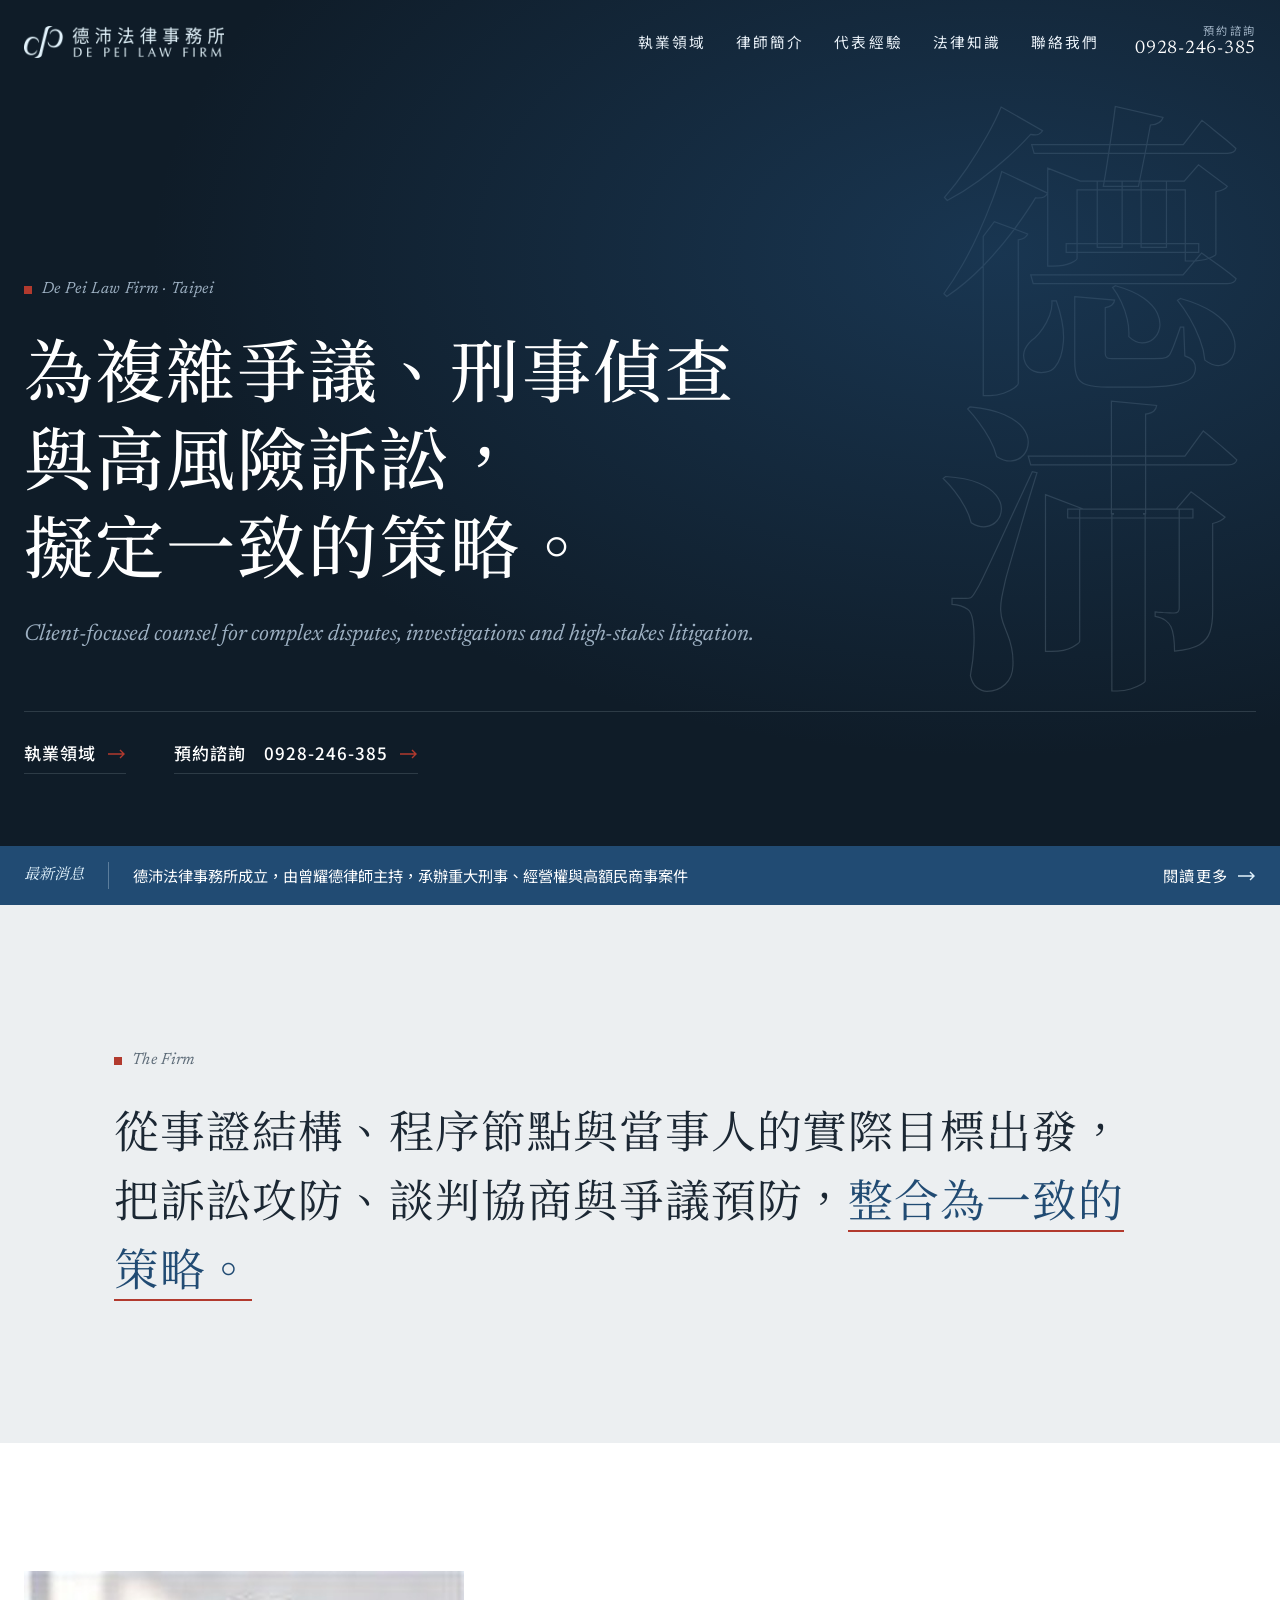
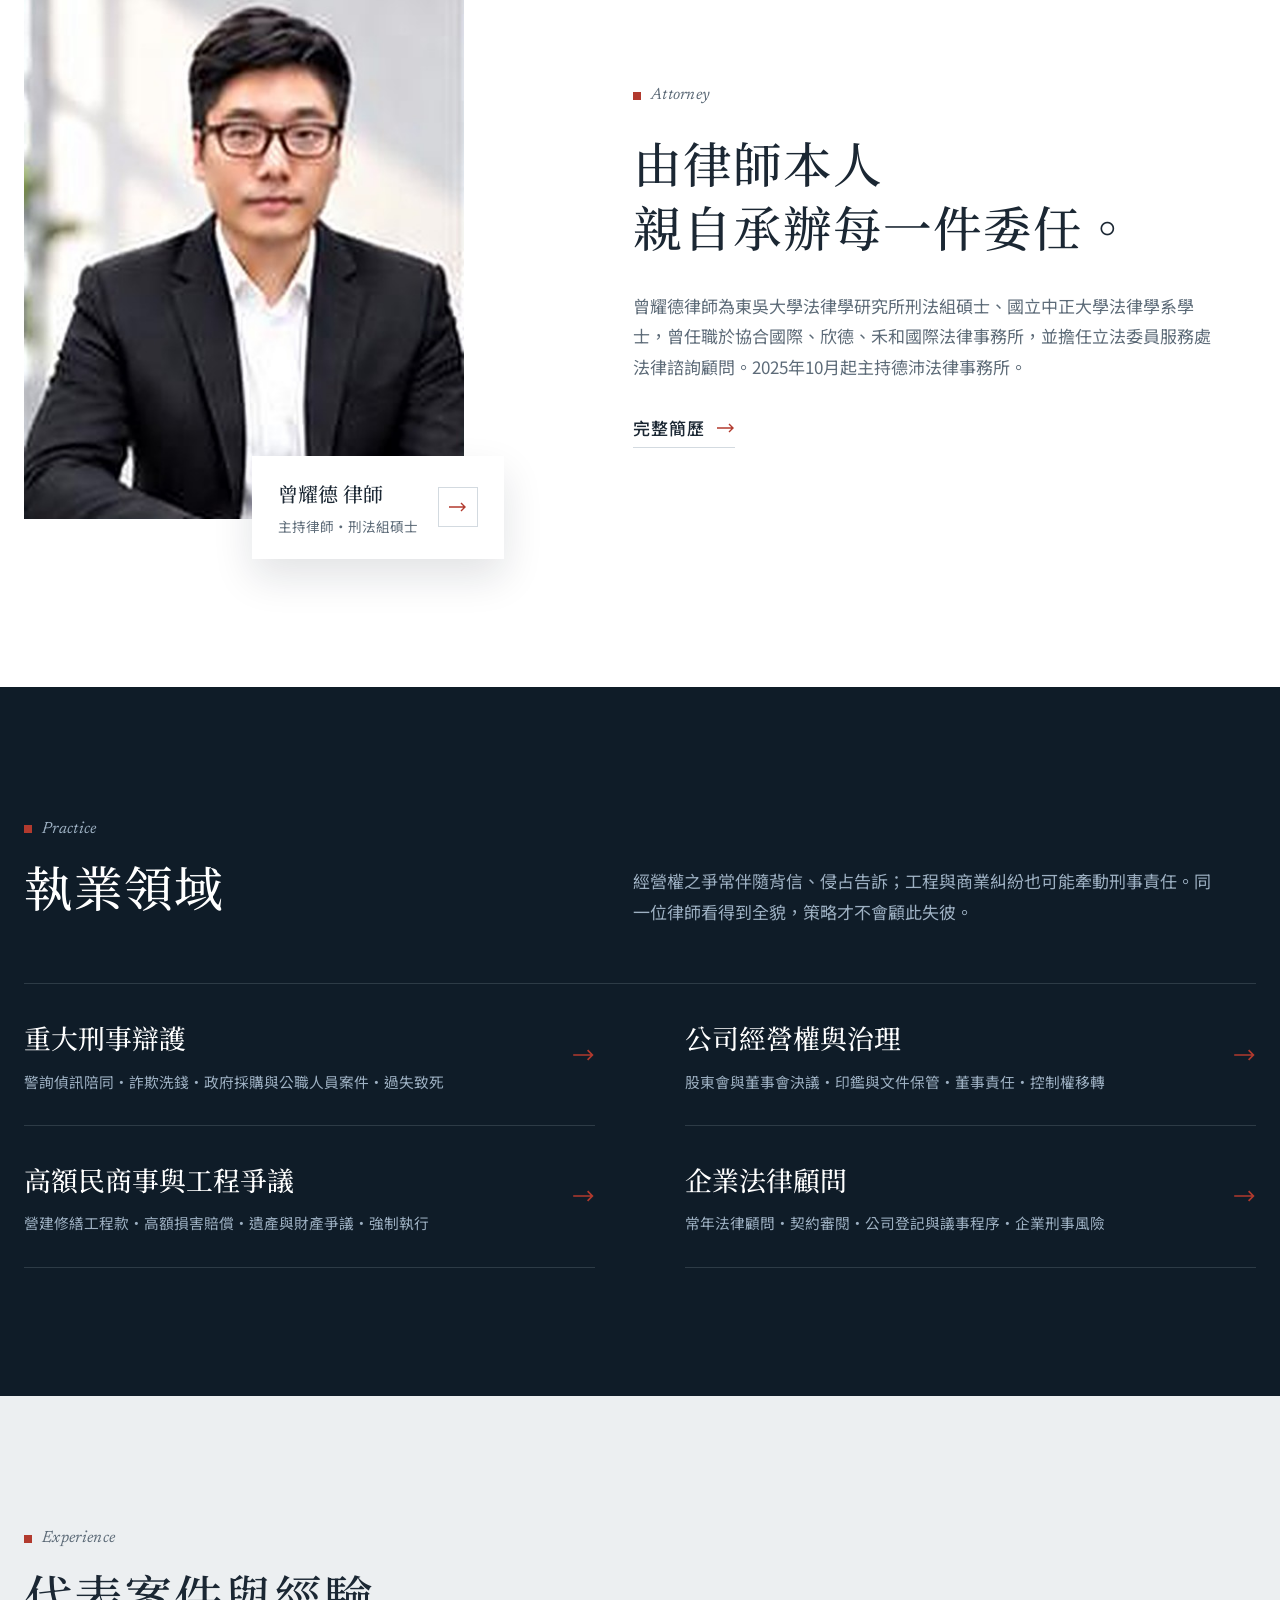
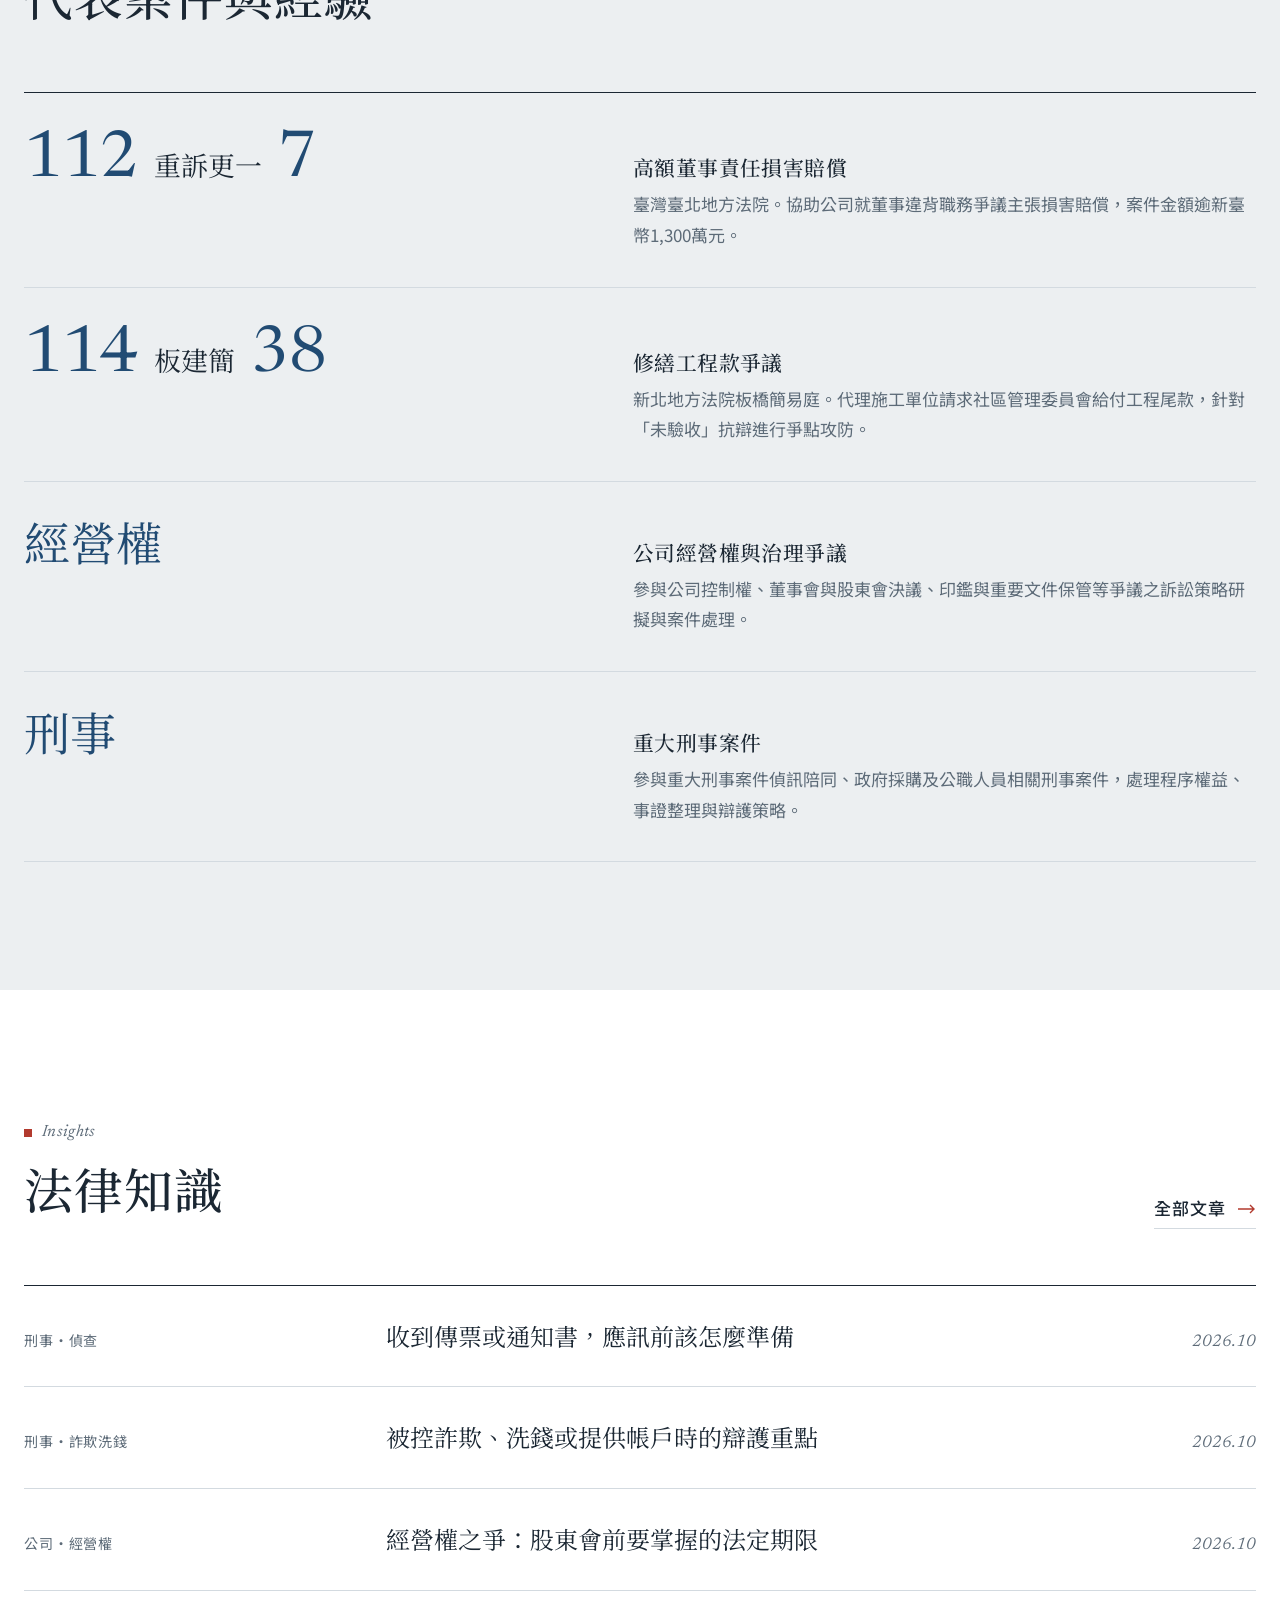
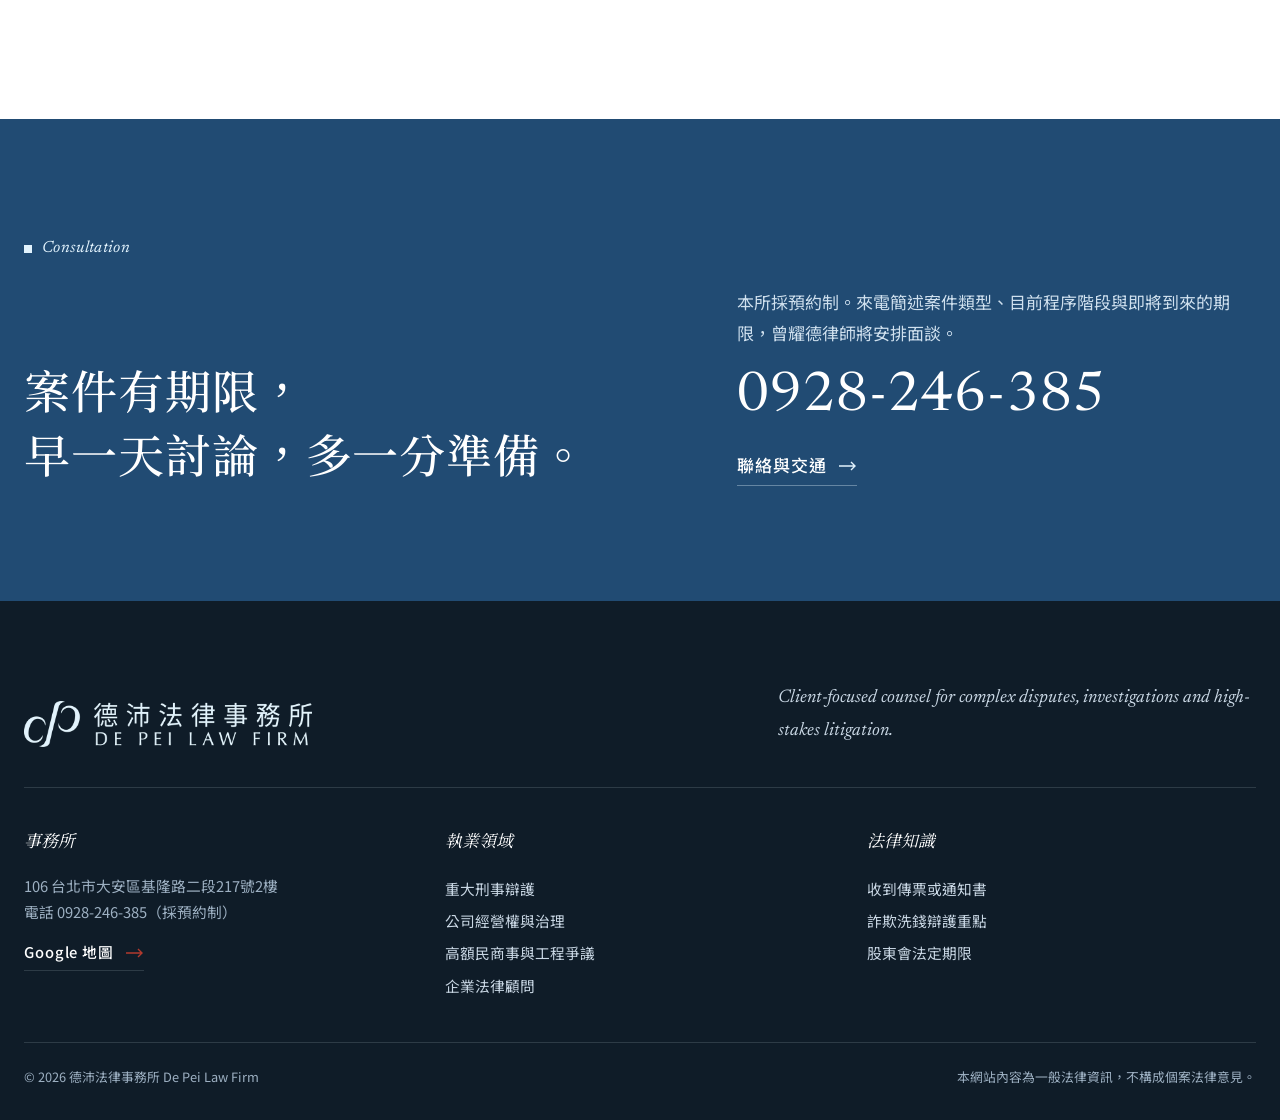
<file: 德沛法律事務所網站_新版/index.html>
<!doctype html>
<html lang="zh-Hant-TW">
<head>
<meta charset="utf-8">
<meta name="viewport" content="width=device-width, initial-scale=1, viewport-fit=cover">
<title>曾耀德律師｜德沛法律事務所｜台北 重大刑事・經營權・民商事爭議</title>
<meta name="description" content="曾耀德律師，刑事法碩士，德沛法律事務所主持律師，位於台北市大安區基隆路二段。承辦重大刑事辯護、公司經營權與治理、高額民商事與工程爭議、企業法律顧問。電話 0928-246-385。">
<meta name="robots" content="index,follow">
<link rel="canonical" href="https://YOUR-DOMAIN/">
<link rel="icon" type="image/png" href="favicon.png">
<meta property="og:type" content="website"><meta property="og:locale" content="zh_TW">
<meta property="og:site_name" content="德沛法律事務所｜曾耀德律師">
<meta property="og:title" content="曾耀德律師｜德沛法律事務所｜台北 重大刑事・經營權・民商事爭議"><meta property="og:description" content="曾耀德律師，刑事法碩士，德沛法律事務所主持律師，位於台北市大安區基隆路二段。承辦重大刑事辯護、公司經營權與治理、高額民商事與工程爭議、企業法律顧問。電話 0928-246-385。"><meta property="og:url" content="https://YOUR-DOMAIN/">
<meta property="og:image" content="https://YOUR-DOMAIN/og-banner.jpg"><meta name="twitter:card" content="summary_large_image">
<script type="application/ld+json">{"@context": "https://schema.org", "@graph": [{"@type": ["LegalService", "LocalBusiness"], "@id": "https://YOUR-DOMAIN/#firm", "name": "德沛法律事務所", "alternateName": ["De Pei Law Firm", "曾耀德律師"], "url": "https://YOUR-DOMAIN/", "logo": "https://YOUR-DOMAIN/logo-navy.png", "image": "https://YOUR-DOMAIN/og-banner.jpg", "telephone": "+886-928-246-385", "foundingDate": "2025-10", "address": {"@type": "PostalAddress", "streetAddress": "基隆路二段217號2樓", "addressLocality": "大安區", "addressRegion": "臺北市", "postalCode": "106", "addressCountry": "TW"}, "areaServed": ["臺北市", "新北市", "桃園市", "基隆市", "新竹縣", "新竹市"], "knowsAbout": ["刑事辯護", "偵查陪同", "詐欺", "洗錢", "政府採購", "公司經營權", "股東會", "董事會", "董事責任", "營建工程爭議", "遺產繼承", "企業法律顧問"], "founder": {"@id": "https://YOUR-DOMAIN/#attorney"}}, {"@type": "Person", "@id": "https://YOUR-DOMAIN/#attorney", "name": "曾耀德", "alternateName": ["Y.T. Tseng", "Tseng Yao Te"], "jobTitle": "主持律師", "image": "https://YOUR-DOMAIN/portrait.jpg", "worksFor": {"@id": "https://YOUR-DOMAIN/#firm"}, "url": "https://YOUR-DOMAIN/about.html", "alumniOf": [{"@type": "CollegeOrUniversity", "name": "東吳大學"}, {"@type": "CollegeOrUniversity", "name": "國立中正大學"}], "hasCredential": {"@type": "EducationalOccupationalCredential", "credentialCategory": "中華民國律師高考及格"}}, {"@type": "WebSite", "@id": "https://YOUR-DOMAIN/#site", "name": "德沛法律事務所｜曾耀德律師", "url": "https://YOUR-DOMAIN/", "inLanguage": "zh-Hant-TW"}, {"@type": "FAQPage", "mainEntity": [{"@type": "Question", "name": "如何預約曾耀德律師的法律諮詢？", "acceptedAnswer": {"@type": "Answer", "text": "請來電 0928-246-385，說明案件類型與目前進度，律師會安排面談時間。"}}, {"@type": "Question", "name": "德沛法律事務所在哪裡？", "acceptedAnswer": {"@type": "Answer", "text": "位於106 台北市大安區基隆路二段217號2樓。"}}, {"@type": "Question", "name": "曾耀德律師主要處理哪些案件？", "acceptedAnswer": {"@type": "Answer", "text": "重大刑事辯護、高額民商事與營建工程爭議、公司經營權與治理爭議，以及企業法律顧問。"}}]}]}</script>
<link rel="preconnect" href="https://fonts.googleapis.com"><link rel="preconnect" href="https://fonts.gstatic.com" crossorigin>
<link rel="stylesheet" href="https://fonts.googleapis.com/css2?family=Newsreader:ital,opsz,wght@0,6..72,400;0,6..72,500;1,6..72,400&family=Noto+Serif+TC:wght@400;500;700&family=Noto+Sans+TC:wght@400;500;700&display=swap">
<link rel="stylesheet" href="style.css">
</head>
<body>
<a class="skip" href="#main">跳到主要內容</a>
<header class="hd on-hero" id="banner">
  <div class="hd-in">
    <a class="hd-logo" href="index.html"><img src="logo-pale.png" alt="德沛法律事務所 De Pei Law Firm" width="900" height="145"></a>
    <nav class="hd-nav" aria-label="主要導覽"><a href="criminal.html">執業領域</a><a href="about.html">律師簡介</a><a href="about.html#cases">代表經驗</a><a href="knowledge.html">法律知識</a><a href="contact.html">聯絡我們</a></nav>
    <a class="hd-call" href="tel:+886928246385"><span>預約諮詢</span>0928-246-385</a>
    <button class="hd-menu" id="menu-btn" type="button" aria-expanded="false" aria-controls="drawer"><span class="lbl">選單</span><i></i></button>
  </div>
  <nav class="sheet" id="drawer" hidden aria-label="網站選單"><div class="sheet-in">
    <div class="sheet-main"><a href="criminal.html">執業領域</a><a href="about.html">律師簡介</a><a href="about.html#cases">代表經驗</a><a href="knowledge.html">法律知識</a><a href="contact.html">聯絡我們</a></div>
    <div class="sheet-sub"><p>執業領域</p><a href="criminal.html">重大刑事辯護</a><a href="governance.html">公司經營權與治理</a><a href="civil.html">高額民商事與工程爭議</a><a href="corporate.html">企業法律顧問</a></div>
    <div class="sheet-call"><p>預約諮詢</p><a href="tel:+886928246385">0928-246-385</a><span>106 台北市大安區基隆路二段217號2樓</span></div>
  </div></nav>
</header>
<main id="main">
<section class="hero">
  <div class="hero-ghost" aria-hidden="true">德沛</div>
  <div class="w hero-in">
    <p class="eyebrow light">De Pei Law Firm · Taipei</p>
    <h1>為複雜爭議、刑事偵查<br>與高風險訴訟，<br>擬定一致的策略。<span class="sr">曾耀德律師｜德沛法律事務所</span></h1>
    <p class="hero-en">Client-focused counsel for complex disputes, investigations and high-stakes litigation.</p>
    <div class="hero-foot">
      <a class="lnk light" href="#practice">執業領域 <svg class="arr" viewBox="0 0 18 10" aria-hidden="true"><path d="M0 5h16M12 1l4 4-4 4" fill="none" stroke="currentColor" stroke-width="1.4"/></svg></a>
      <a class="lnk light" href="tel:+886928246385">預約諮詢　0928-246-385 <svg class="arr" viewBox="0 0 18 10" aria-hidden="true"><path d="M0 5h16M12 1l4 4-4 4" fill="none" stroke="currentColor" stroke-width="1.4"/></svg></a>
    </div>
  </div>
</section>

<a class="ticker" href="about.html"><span class="t-k">最新消息</span><span class="t-t">德沛法律事務所成立，由曾耀德律師主持，承辦重大刑事、經營權與高額民商事案件</span><span class="t-go">閱讀更多 <svg class="arr" viewBox="0 0 18 10" aria-hidden="true"><path d="M0 5h16M12 1l4 4-4 4" fill="none" stroke="currentColor" stroke-width="1.4"/></svg></span></a>

<section class="intro"><div class="w intro-in">
  <p class="eyebrow">The Firm</p>
  <p class="big-quote">從事證結構、程序節點與當事人的實際目標出發，把訴訟攻防、談判協商與爭議預防，<em>整合為一致的策略。</em></p>
</div></section>

<section class="person"><div class="w person-in">
  <figure class="person-photo"><img src="portrait.jpg" alt="曾耀德律師" width="489" height="609"><figcaption><b>曾耀德 律師</b><span>主持律師・刑法組碩士</span><a href="about.html" aria-label="律師簡介"><svg class="arr" viewBox="0 0 18 10" aria-hidden="true"><path d="M0 5h16M12 1l4 4-4 4" fill="none" stroke="currentColor" stroke-width="1.4"/></svg></a></figcaption></figure>
  <div class="person-txt">
    <p class="eyebrow">Attorney</p>
    <h2>由律師本人<br>親自承辦每一件委任。</h2>
    <p>曾耀德律師為東吳大學法律學研究所刑法組碩士、國立中正大學法律學系學士，曾任職於協合國際、欣德、禾和國際法律事務所，並擔任立法委員服務處法律諮詢顧問。2025年10月起主持德沛法律事務所。</p>
    <a class="lnk" href="about.html">完整簡歷 <svg class="arr" viewBox="0 0 18 10" aria-hidden="true"><path d="M0 5h16M12 1l4 4-4 4" fill="none" stroke="currentColor" stroke-width="1.4"/></svg></a>
  </div>
</div></section>

<section class="practice" id="practice"><div class="w">
  <div class="sec-top"><p class="eyebrow light">Practice</p><h2>執業領域</h2><p>經營權之爭常伴隨背信、侵占告訴；工程與商業糾紛也可能牽動刑事責任。同一位律師看得到全貌，策略才不會顧此失彼。</p></div>
  <ul class="p-list">
    <li><a href="criminal.html"><b>重大刑事辯護</b><span>警詢偵訊陪同・詐欺洗錢・政府採購與公職人員案件・過失致死</span><svg class="arr" viewBox="0 0 18 10" aria-hidden="true"><path d="M0 5h16M12 1l4 4-4 4" fill="none" stroke="currentColor" stroke-width="1.4"/></svg></a></li>
    <li><a href="governance.html"><b>公司經營權與治理</b><span>股東會與董事會決議・印鑑與文件保管・董事責任・控制權移轉</span><svg class="arr" viewBox="0 0 18 10" aria-hidden="true"><path d="M0 5h16M12 1l4 4-4 4" fill="none" stroke="currentColor" stroke-width="1.4"/></svg></a></li>
    <li><a href="civil.html"><b>高額民商事與工程爭議</b><span>營建修繕工程款・高額損害賠償・遺產與財產爭議・強制執行</span><svg class="arr" viewBox="0 0 18 10" aria-hidden="true"><path d="M0 5h16M12 1l4 4-4 4" fill="none" stroke="currentColor" stroke-width="1.4"/></svg></a></li>
    <li><a href="corporate.html"><b>企業法律顧問</b><span>常年法律顧問・契約審閱・公司登記與議事程序・企業刑事風險</span><svg class="arr" viewBox="0 0 18 10" aria-hidden="true"><path d="M0 5h16M12 1l4 4-4 4" fill="none" stroke="currentColor" stroke-width="1.4"/></svg></a></li>
  </ul>
</div></section>

<section class="cases-sec"><div class="w">
  <div class="sec-top"><p class="eyebrow">Experience</p><h2>代表案件與經驗</h2></div>
  <ol class="matters">
  <li><span class="m-no">112<em>重訴更一</em>7</span><div><h3>高額董事責任損害賠償</h3><p>臺灣臺北地方法院。協助公司就董事違背職務爭議主張損害賠償，案件金額逾新臺幣1,300萬元。</p></div></li>
  <li><span class="m-no">114<em>板建簡</em>38</span><div><h3>修繕工程款爭議</h3><p>新北地方法院板橋簡易庭。代理施工單位請求社區管理委員會給付工程尾款，針對「未驗收」抗辯進行爭點攻防。</p></div></li>
  <li><span class="m-no m-w">經營權</span><div><h3>公司經營權與治理爭議</h3><p>參與公司控制權、董事會與股東會決議、印鑑與重要文件保管等爭議之訴訟策略研擬與案件處理。</p></div></li>
  <li><span class="m-no m-w">刑事</span><div><h3>重大刑事案件</h3><p>參與重大刑事案件偵訊陪同、政府採購及公職人員相關刑事案件，處理程序權益、事證整理與辯護策略。</p></div></li>
</ol>
</div></section>

<section class="news"><div class="w">
  <div class="sec-top row"><div><p class="eyebrow">Insights</p><h2>法律知識</h2></div><a class="lnk" href="knowledge.html">全部文章 <svg class="arr" viewBox="0 0 18 10" aria-hidden="true"><path d="M0 5h16M12 1l4 4-4 4" fill="none" stroke="currentColor" stroke-width="1.4"/></svg></a></div>
  <ol class="n-list">
    <li><a href="summons.html"><span class="n-k">刑事・偵查</span><span class="n-t">收到傳票或通知書，應訊前該怎麼準備</span><span class="n-d">2026.10</span></a></li>
    <li><a href="fraud-money-laundering.html"><span class="n-k">刑事・詐欺洗錢</span><span class="n-t">被控詐欺、洗錢或提供帳戶時的辯護重點</span><span class="n-d">2026.10</span></a></li>
    <li><a href="shareholder-meeting.html"><span class="n-k">公司・經營權</span><span class="n-t">經營權之爭：股東會前要掌握的法定期限</span><span class="n-d">2026.10</span></a></li>
  </ol>
</div></section>
<section class="cta-band"><div class="w cta-in">
  <p class="eyebrow">Consultation</p>
  <h2>案件有期限，<br>早一天討論，多一分準備。</h2>
  <div class="cta-side"><p>本所採預約制。來電簡述案件類型、目前程序階段與即將到來的期限，曾耀德律師將安排面談。</p>
  <a class="tel-big" href="tel:+886928246385">0928-246-385</a>
  <div class="cta-acts"><a class="lnk" href="contact.html">聯絡與交通 <svg class="arr" viewBox="0 0 18 10" aria-hidden="true"><path d="M0 5h16M12 1l4 4-4 4" fill="none" stroke="currentColor" stroke-width="1.4"/></svg></a><a class="lnk" data-line hidden href="#">LINE 預約 <svg class="arr" viewBox="0 0 18 10" aria-hidden="true"><path d="M0 5h16M12 1l4 4-4 4" fill="none" stroke="currentColor" stroke-width="1.4"/></svg></a></div></div>
</div></section>
</main><footer class="ft"><div class="w">
  <div class="ft-top">
    <img src="logo-pale.png" alt="德沛法律事務所 De Pei Law Firm" width="900" height="145">
    <p class="ft-tag">Client-focused counsel for complex disputes, investigations and high-stakes litigation.</p>
  </div>
  <div class="ft-cols">
    <div><p class="ft-h">事務所</p><p>106 台北市大安區基隆路二段217號2樓<br>電話 0928-246-385（採預約制）</p><a class="lnk" href="https://www.google.com/maps/search/?api=1&query=%E5%8F%B0%E5%8C%97%E5%B8%82%E5%A4%A7%E5%AE%89%E5%8D%80%E5%9F%BA%E9%9A%86%E8%B7%AF%E4%BA%8C%E6%AE%B5217%E8%99%9F" target="_blank" rel="noopener">Google 地圖 <svg class="arr" viewBox="0 0 18 10" aria-hidden="true"><path d="M0 5h16M12 1l4 4-4 4" fill="none" stroke="currentColor" stroke-width="1.4"/></svg></a></div>
    <div><p class="ft-h">執業領域</p><a href="criminal.html">重大刑事辯護</a><a href="governance.html">公司經營權與治理</a><a href="civil.html">高額民商事與工程爭議</a><a href="corporate.html">企業法律顧問</a></div>
    <div><p class="ft-h">法律知識</p><a href="summons.html">收到傳票或通知書</a><a href="fraud-money-laundering.html">詐欺洗錢辯護重點</a><a href="shareholder-meeting.html">股東會法定期限</a></div>
  </div>
  <div class="ft-legal"><span>© 2026 德沛法律事務所 De Pei Law Firm</span><span>本網站內容為一般法律資訊，不構成個案法律意見。</span></div>
</div></footer>
<nav class="mbar" aria-label="快速聯絡"><a href="tel:+886928246385">撥打電話　0928-246-385</a><a data-line hidden href="#">LINE</a></nav>
<script src="site.js"></script>
</body>
</html>
</file>
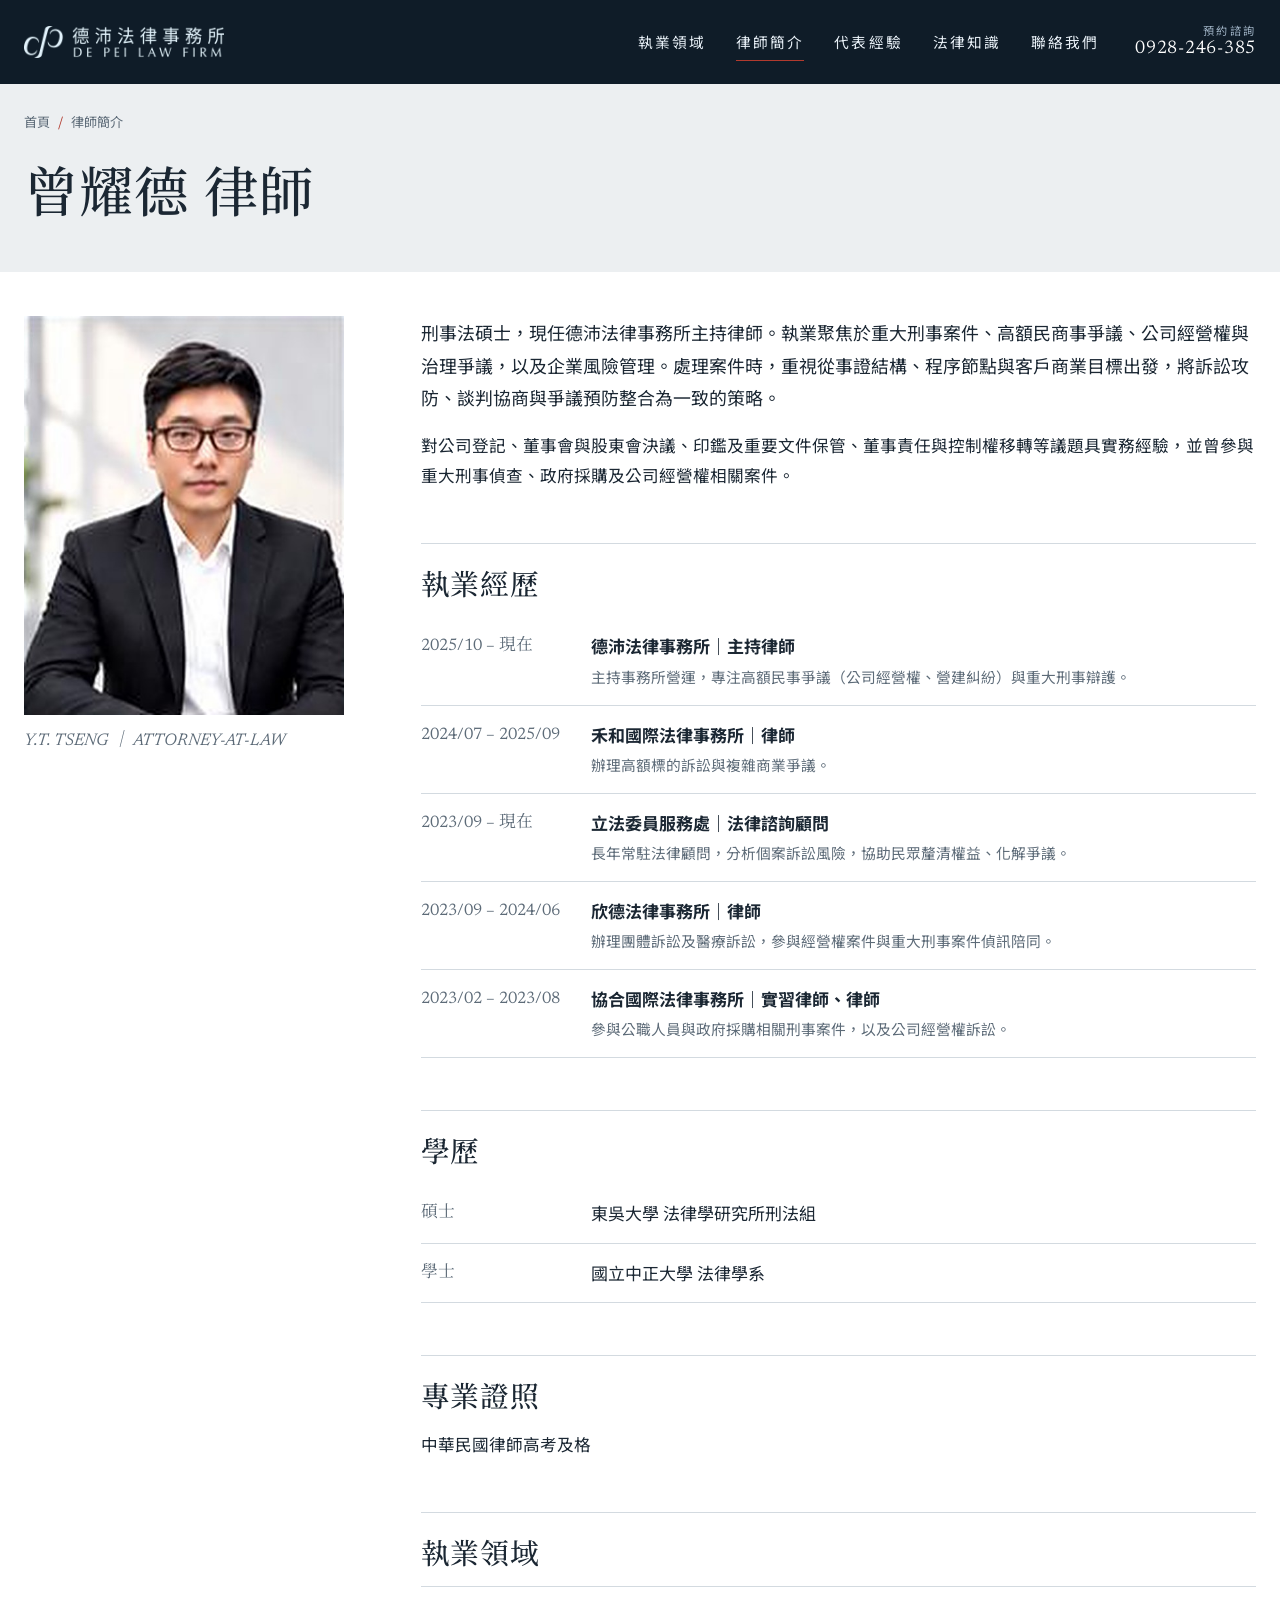
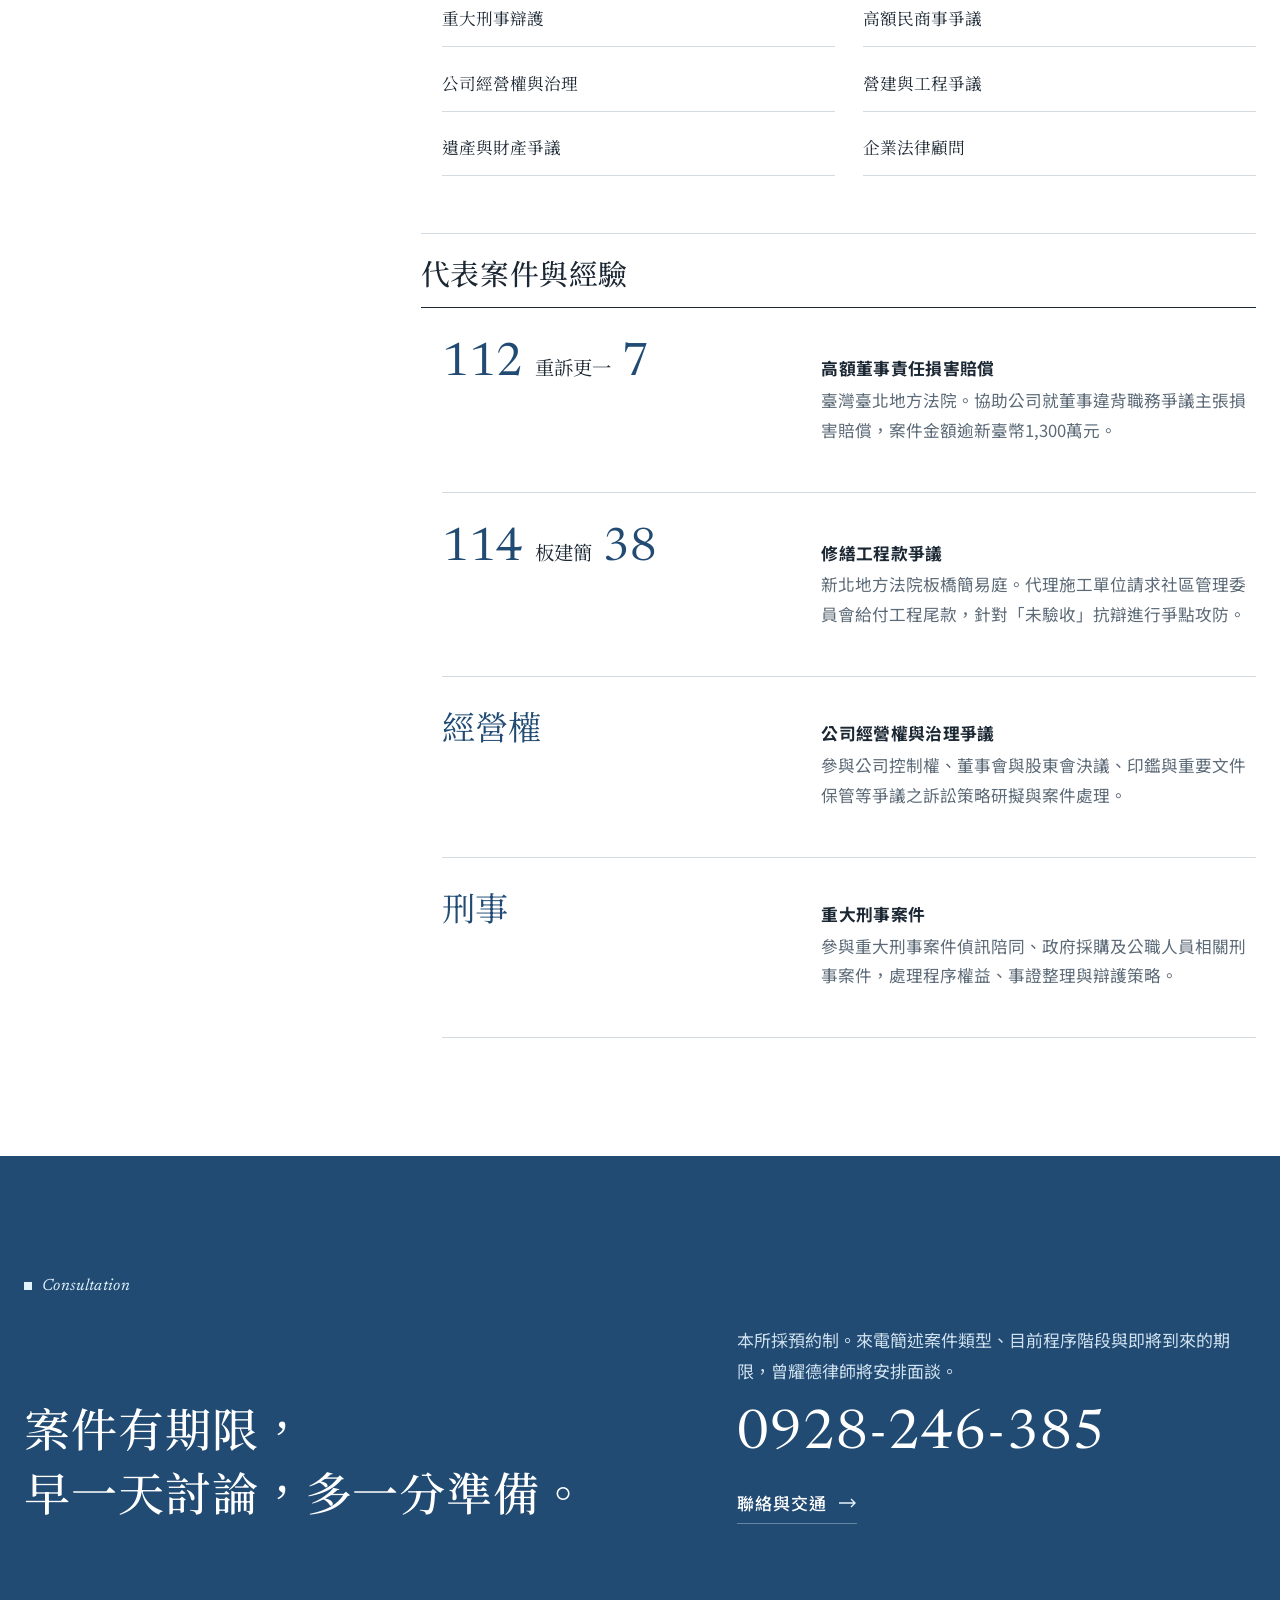
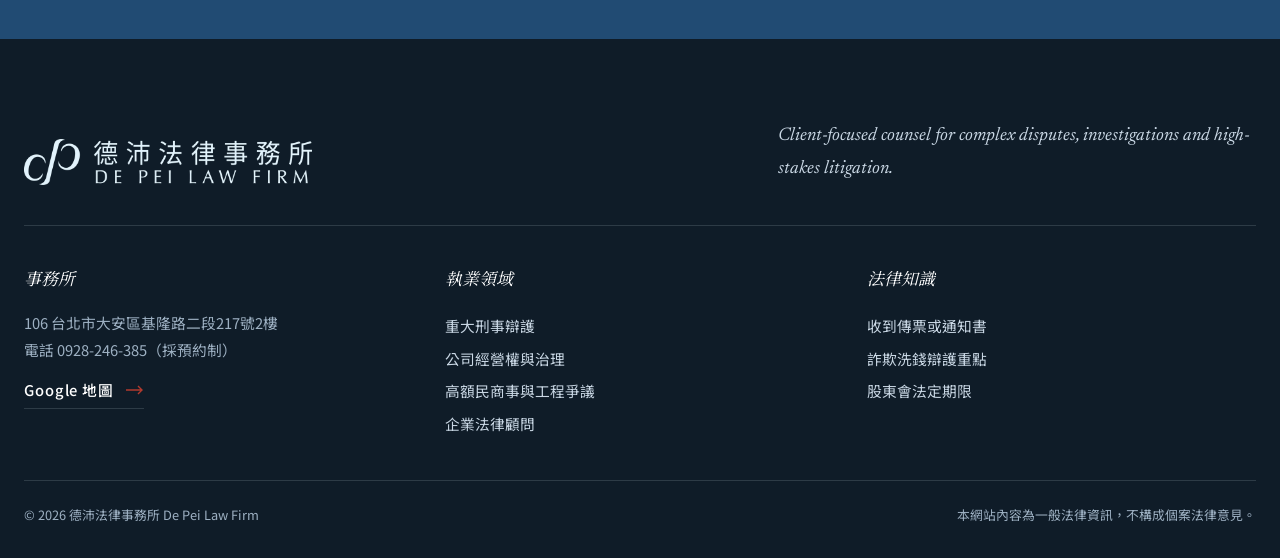
<file: 德沛法律事務所網站_新版/about.html>
<!doctype html>
<html lang="zh-Hant-TW">
<head>
<meta charset="utf-8">
<meta name="viewport" content="width=device-width, initial-scale=1, viewport-fit=cover">
<title>曾耀德律師簡介｜德沛法律事務所主持律師・刑事法碩士</title>
<meta name="description" content="曾耀德律師，東吳大學法律學研究所刑法組碩士、國立中正大學法律學系學士，德沛法律事務所主持律師。經歷禾和國際、欣德、協合國際法律事務所。">
<meta name="robots" content="index,follow">
<link rel="canonical" href="https://YOUR-DOMAIN/about.html">
<link rel="icon" type="image/png" href="favicon.png">
<meta property="og:type" content="website"><meta property="og:locale" content="zh_TW">
<meta property="og:site_name" content="德沛法律事務所｜曾耀德律師">
<meta property="og:title" content="曾耀德律師簡介｜德沛法律事務所主持律師・刑事法碩士"><meta property="og:description" content="曾耀德律師，東吳大學法律學研究所刑法組碩士、國立中正大學法律學系學士，德沛法律事務所主持律師。經歷禾和國際、欣德、協合國際法律事務所。"><meta property="og:url" content="https://YOUR-DOMAIN/about.html">
<meta property="og:image" content="https://YOUR-DOMAIN/og-banner.jpg"><meta name="twitter:card" content="summary_large_image">
<script type="application/ld+json">{"@context": "https://schema.org", "@graph": [{"@type": "ProfilePage", "mainEntity": {"@id": "https://YOUR-DOMAIN/#attorney"}}, {"@type": "BreadcrumbList", "itemListElement": [{"@type": "ListItem", "position": 1, "name": "首頁", "item": "https://YOUR-DOMAIN/index.html"}, {"@type": "ListItem", "position": 2, "name": "律師簡介", "item": "https://YOUR-DOMAIN/about.html"}]}, {"@type": ["LegalService", "LocalBusiness"], "@id": "https://YOUR-DOMAIN/#firm", "name": "德沛法律事務所", "alternateName": ["De Pei Law Firm", "曾耀德律師"], "url": "https://YOUR-DOMAIN/", "logo": "https://YOUR-DOMAIN/logo-navy.png", "image": "https://YOUR-DOMAIN/og-banner.jpg", "telephone": "+886-928-246-385", "foundingDate": "2025-10", "address": {"@type": "PostalAddress", "streetAddress": "基隆路二段217號2樓", "addressLocality": "大安區", "addressRegion": "臺北市", "postalCode": "106", "addressCountry": "TW"}, "areaServed": ["臺北市", "新北市", "桃園市", "基隆市", "新竹縣", "新竹市"], "knowsAbout": ["刑事辯護", "偵查陪同", "詐欺", "洗錢", "政府採購", "公司經營權", "股東會", "董事會", "董事責任", "營建工程爭議", "遺產繼承", "企業法律顧問"], "founder": {"@id": "https://YOUR-DOMAIN/#attorney"}}, {"@type": "Person", "@id": "https://YOUR-DOMAIN/#attorney", "name": "曾耀德", "alternateName": ["Y.T. Tseng", "Tseng Yao Te"], "jobTitle": "主持律師", "image": "https://YOUR-DOMAIN/portrait.jpg", "worksFor": {"@id": "https://YOUR-DOMAIN/#firm"}, "url": "https://YOUR-DOMAIN/about.html", "alumniOf": [{"@type": "CollegeOrUniversity", "name": "東吳大學"}, {"@type": "CollegeOrUniversity", "name": "國立中正大學"}], "hasCredential": {"@type": "EducationalOccupationalCredential", "credentialCategory": "中華民國律師高考及格"}}]}</script>
<link rel="preconnect" href="https://fonts.googleapis.com"><link rel="preconnect" href="https://fonts.gstatic.com" crossorigin>
<link rel="stylesheet" href="https://fonts.googleapis.com/css2?family=Newsreader:ital,opsz,wght@0,6..72,400;0,6..72,500;1,6..72,400&family=Noto+Serif+TC:wght@400;500;700&family=Noto+Sans+TC:wght@400;500;700&display=swap">
<link rel="stylesheet" href="style.css">
</head>
<body>
<a class="skip" href="#main">跳到主要內容</a>
<header class="hd" id="banner">
  <div class="hd-in">
    <a class="hd-logo" href="index.html"><img src="logo-pale.png" alt="德沛法律事務所 De Pei Law Firm" width="900" height="145"></a>
    <nav class="hd-nav" aria-label="主要導覽"><a href="criminal.html">執業領域</a><a href="about.html" aria-current="page">律師簡介</a><a href="about.html#cases">代表經驗</a><a href="knowledge.html">法律知識</a><a href="contact.html">聯絡我們</a></nav>
    <a class="hd-call" href="tel:+886928246385"><span>預約諮詢</span>0928-246-385</a>
    <button class="hd-menu" id="menu-btn" type="button" aria-expanded="false" aria-controls="drawer"><span class="lbl">選單</span><i></i></button>
  </div>
  <nav class="sheet" id="drawer" hidden aria-label="網站選單"><div class="sheet-in">
    <div class="sheet-main"><a href="criminal.html">執業領域</a><a href="about.html">律師簡介</a><a href="about.html#cases">代表經驗</a><a href="knowledge.html">法律知識</a><a href="contact.html">聯絡我們</a></div>
    <div class="sheet-sub"><p>執業領域</p><a href="criminal.html">重大刑事辯護</a><a href="governance.html">公司經營權與治理</a><a href="civil.html">高額民商事與工程爭議</a><a href="corporate.html">企業法律顧問</a></div>
    <div class="sheet-call"><p>預約諮詢</p><a href="tel:+886928246385">0928-246-385</a><span>106 台北市大安區基隆路二段217號2樓</span></div>
  </div></nav>
</header>
<main id="main"><nav class="crumbs wrap" aria-label="麵包屑"><ol><li><a href="index.html">首頁</a></li><li aria-current="page">律師簡介</li></ol></nav>
<div class="wrap page solo"><article class="article wide">
  <p class="kicker">Profile</p><h1>曾耀德 律師</h1>
  <div class="profile">
    <figure><img src="portrait.jpg" alt="曾耀德律師形象照" width="489" height="609"><figcaption>Y.T. TSENG ｜ ATTORNEY-AT-LAW</figcaption></figure>
    <div>
      <p>刑事法碩士，現任德沛法律事務所主持律師。執業聚焦於重大刑事案件、高額民商事爭議、公司經營權與治理爭議，以及企業風險管理。處理案件時，重視從事證結構、程序節點與客戶商業目標出發，將訴訟攻防、談判協商與爭議預防整合為一致的策略。</p>
      <p>對公司登記、董事會與股東會決議、印鑑及重要文件保管、董事責任與控制權移轉等議題具實務經驗，並曾參與重大刑事偵查、政府採購及公司經營權相關案件。</p>
      <h2>執業經歷</h2>
      <dl class="cv">
        <dt>2025/10 – 現在</dt><dd><b>德沛法律事務所｜主持律師</b><small>主持事務所營運，專注高額民事爭議（公司經營權、營建糾紛）與重大刑事辯護。</small></dd>
        <dt>2024/07 – 2025/09</dt><dd><b>禾和國際法律事務所｜律師</b><small>辦理高額標的訴訟與複雜商業爭議。</small></dd>
        <dt>2023/09 – 現在</dt><dd><b>立法委員服務處｜法律諮詢顧問</b><small>長年常駐法律顧問，分析個案訴訟風險，協助民眾釐清權益、化解爭議。</small></dd>
        <dt>2023/09 – 2024/06</dt><dd><b>欣德法律事務所｜律師</b><small>辦理團體訴訟及醫療訴訟，參與經營權案件與重大刑事案件偵訊陪同。</small></dd>
        <dt>2023/02 – 2023/08</dt><dd><b>協合國際法律事務所｜實習律師、律師</b><small>參與公職人員與政府採購相關刑事案件，以及公司經營權訴訟。</small></dd>
      </dl>
      <h2>學歷</h2>
      <dl class="cv">
        <dt>碩士</dt><dd>東吳大學 法律學研究所刑法組</dd>
        <dt>學士</dt><dd>國立中正大學 法律學系</dd>
      </dl>
      <h2>專業證照</h2>
      <p>中華民國律師高考及格</p>
      <h2>執業領域</h2>
      <ul class="pills"><li>重大刑事辯護</li><li>高額民商事爭議</li><li>公司經營權與治理</li><li>營建與工程爭議</li><li>遺產與財產爭議</li><li>企業法律顧問</li></ul>
      <h2 id="cases">代表案件與經驗</h2>
      <ol class="matters">
  <li><span class="m-no">112<em>重訴更一</em>7</span><div><h3>高額董事責任損害賠償</h3><p>臺灣臺北地方法院。協助公司就董事違背職務爭議主張損害賠償，案件金額逾新臺幣1,300萬元。</p></div></li>
  <li><span class="m-no">114<em>板建簡</em>38</span><div><h3>修繕工程款爭議</h3><p>新北地方法院板橋簡易庭。代理施工單位請求社區管理委員會給付工程尾款，針對「未驗收」抗辯進行爭點攻防。</p></div></li>
  <li><span class="m-no m-w">經營權</span><div><h3>公司經營權與治理爭議</h3><p>參與公司控制權、董事會與股東會決議、印鑑與重要文件保管等爭議之訴訟策略研擬與案件處理。</p></div></li>
  <li><span class="m-no m-w">刑事</span><div><h3>重大刑事案件</h3><p>參與重大刑事案件偵訊陪同、政府採購及公職人員相關刑事案件，處理程序權益、事證整理與辯護策略。</p></div></li>
</ol>
    </div>
  </div>
</article></div><section class="cta-band"><div class="w cta-in">
  <p class="eyebrow">Consultation</p>
  <h2>案件有期限，<br>早一天討論，多一分準備。</h2>
  <div class="cta-side"><p>本所採預約制。來電簡述案件類型、目前程序階段與即將到來的期限，曾耀德律師將安排面談。</p>
  <a class="tel-big" href="tel:+886928246385">0928-246-385</a>
  <div class="cta-acts"><a class="lnk" href="contact.html">聯絡與交通 <svg class="arr" viewBox="0 0 18 10" aria-hidden="true"><path d="M0 5h16M12 1l4 4-4 4" fill="none" stroke="currentColor" stroke-width="1.4"/></svg></a><a class="lnk" data-line hidden href="#">LINE 預約 <svg class="arr" viewBox="0 0 18 10" aria-hidden="true"><path d="M0 5h16M12 1l4 4-4 4" fill="none" stroke="currentColor" stroke-width="1.4"/></svg></a></div></div>
</div></section></main><footer class="ft"><div class="w">
  <div class="ft-top">
    <img src="logo-pale.png" alt="德沛法律事務所 De Pei Law Firm" width="900" height="145">
    <p class="ft-tag">Client-focused counsel for complex disputes, investigations and high-stakes litigation.</p>
  </div>
  <div class="ft-cols">
    <div><p class="ft-h">事務所</p><p>106 台北市大安區基隆路二段217號2樓<br>電話 0928-246-385（採預約制）</p><a class="lnk" href="https://www.google.com/maps/search/?api=1&query=%E5%8F%B0%E5%8C%97%E5%B8%82%E5%A4%A7%E5%AE%89%E5%8D%80%E5%9F%BA%E9%9A%86%E8%B7%AF%E4%BA%8C%E6%AE%B5217%E8%99%9F" target="_blank" rel="noopener">Google 地圖 <svg class="arr" viewBox="0 0 18 10" aria-hidden="true"><path d="M0 5h16M12 1l4 4-4 4" fill="none" stroke="currentColor" stroke-width="1.4"/></svg></a></div>
    <div><p class="ft-h">執業領域</p><a href="criminal.html">重大刑事辯護</a><a href="governance.html">公司經營權與治理</a><a href="civil.html">高額民商事與工程爭議</a><a href="corporate.html">企業法律顧問</a></div>
    <div><p class="ft-h">法律知識</p><a href="summons.html">收到傳票或通知書</a><a href="fraud-money-laundering.html">詐欺洗錢辯護重點</a><a href="shareholder-meeting.html">股東會法定期限</a></div>
  </div>
  <div class="ft-legal"><span>© 2026 德沛法律事務所 De Pei Law Firm</span><span>本網站內容為一般法律資訊，不構成個案法律意見。</span></div>
</div></footer>
<nav class="mbar" aria-label="快速聯絡"><a href="tel:+886928246385">撥打電話　0928-246-385</a><a data-line hidden href="#">LINE</a></nav>
<script src="site.js"></script>
</body>
</html>
</file>
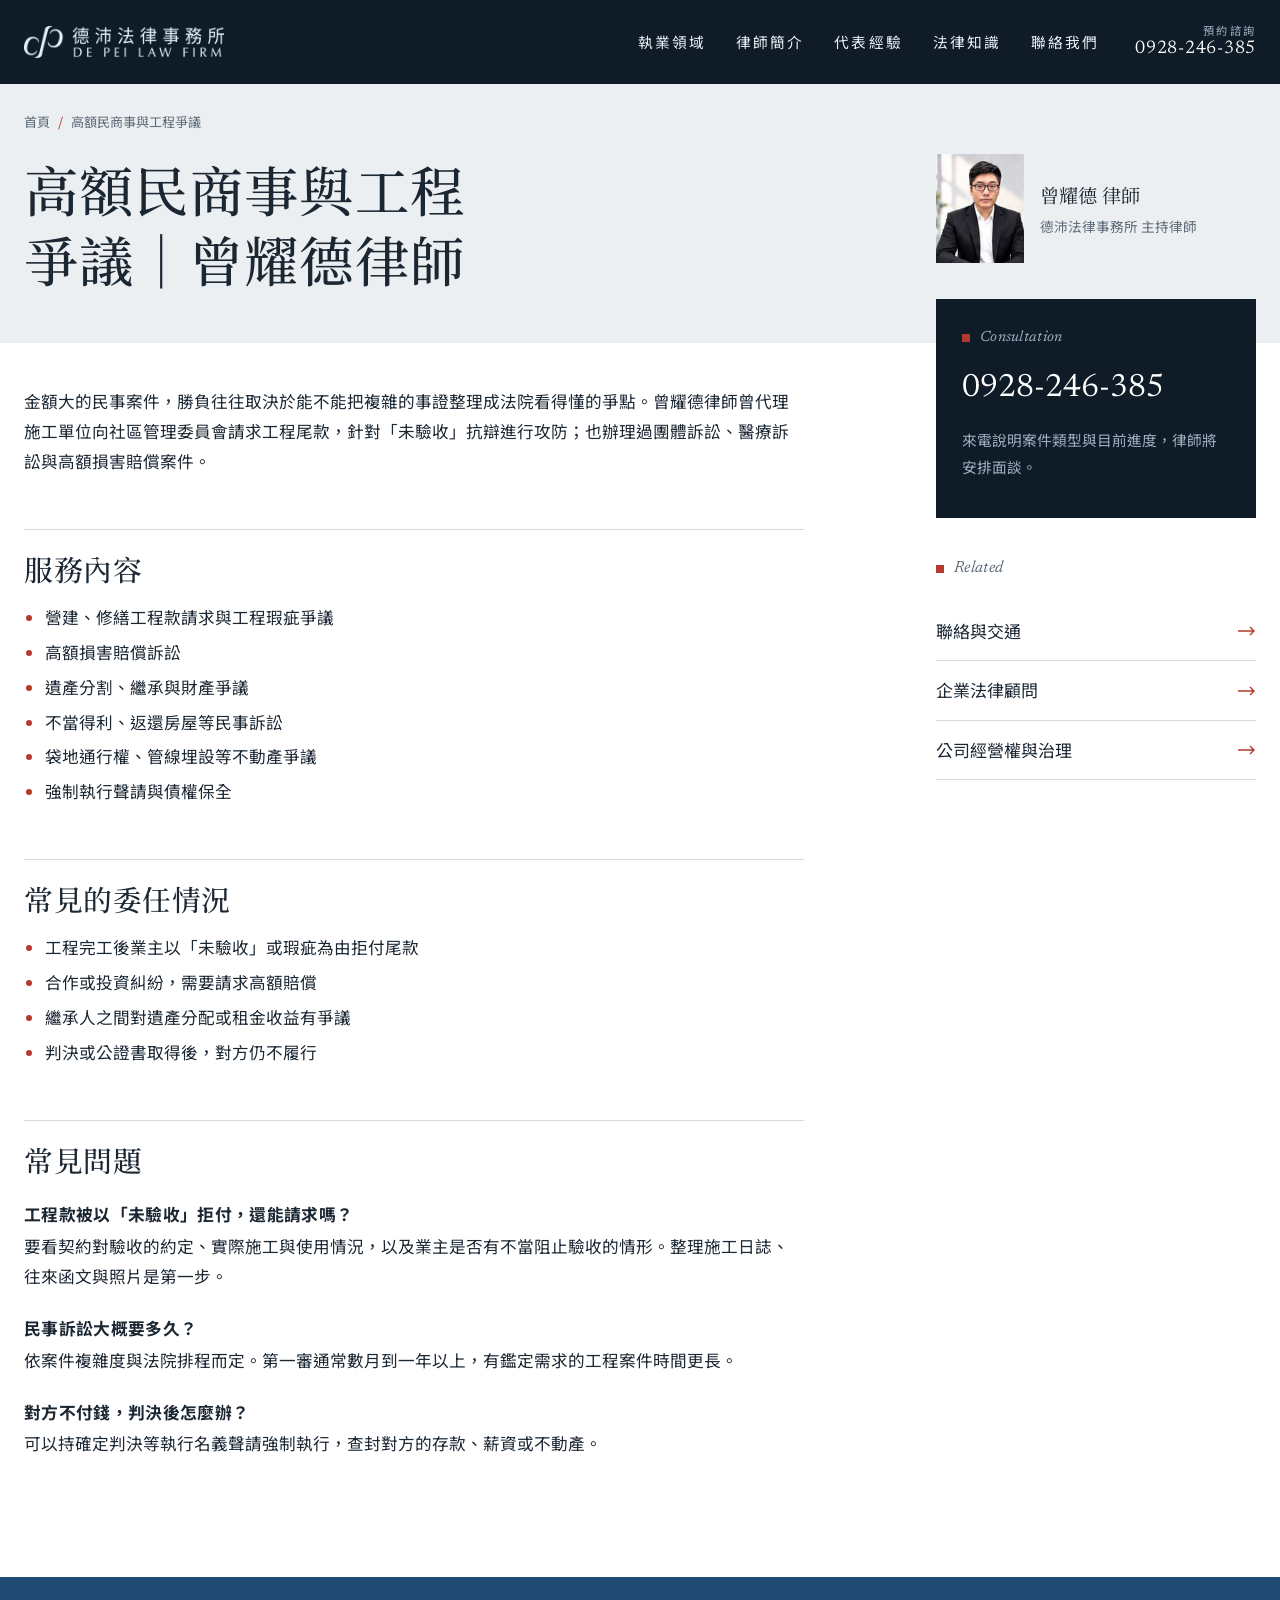
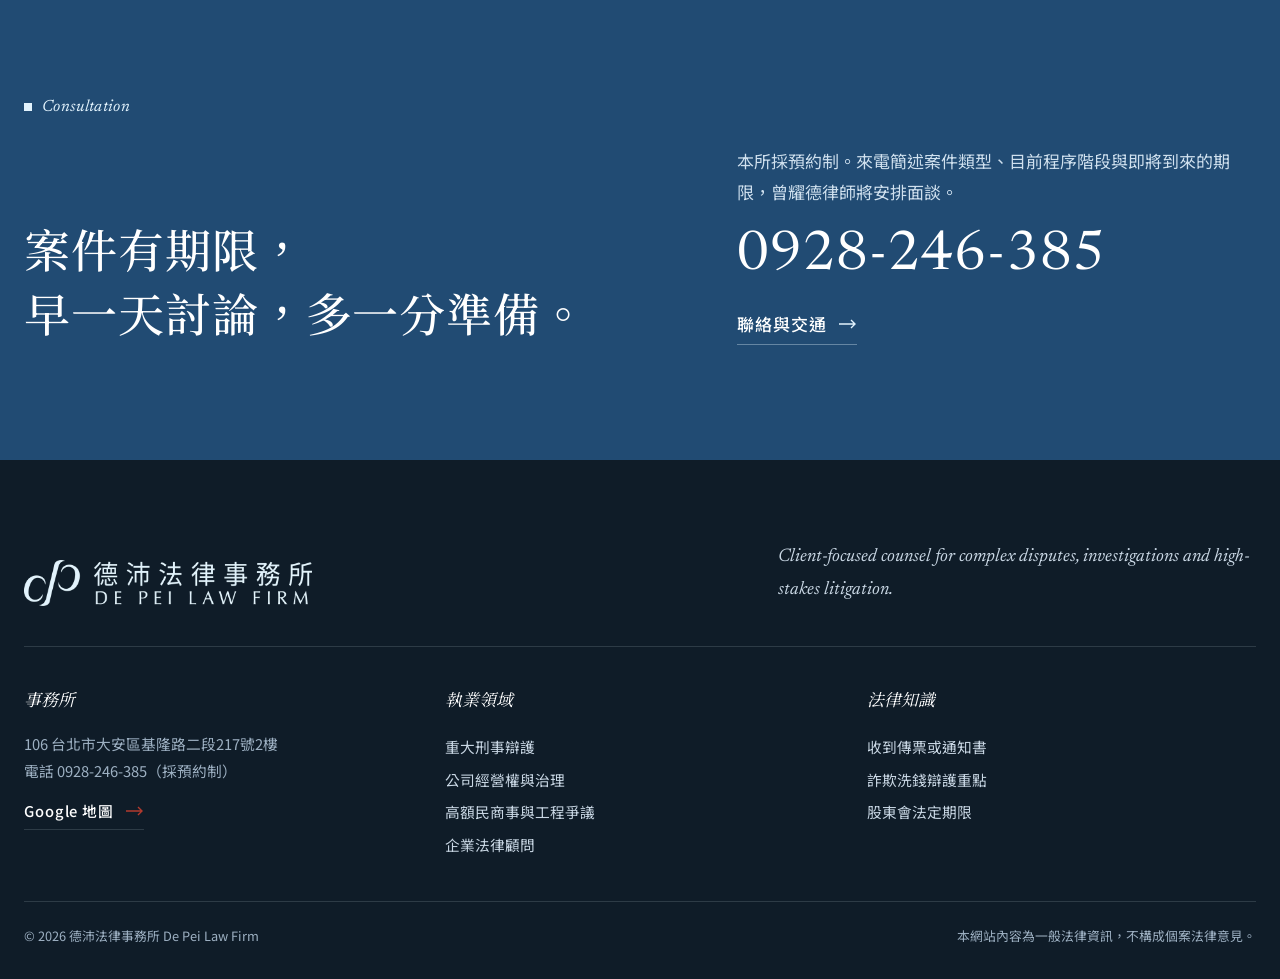
<file: 德沛法律事務所網站_新版/civil.html>
<!doctype html>
<html lang="zh-Hant-TW">
<head>
<meta charset="utf-8">
<meta name="viewport" content="width=device-width, initial-scale=1, viewport-fit=cover">
<title>工程款爭議律師｜高額損害賠償・營建工程・遺產爭議｜曾耀德律師</title>
<meta name="description" content="曾耀德律師承辦高額民商事爭議：營建與修繕工程款、高額損害賠償、遺產與財產爭議、強制執行。台北大安區，電話 0928-246-385。">
<meta name="robots" content="index,follow">
<link rel="canonical" href="https://YOUR-DOMAIN/civil.html">
<link rel="icon" type="image/png" href="favicon.png">
<meta property="og:type" content="website"><meta property="og:locale" content="zh_TW">
<meta property="og:site_name" content="德沛法律事務所｜曾耀德律師">
<meta property="og:title" content="工程款爭議律師｜高額損害賠償・營建工程・遺產爭議｜曾耀德律師"><meta property="og:description" content="曾耀德律師承辦高額民商事爭議：營建與修繕工程款、高額損害賠償、遺產與財產爭議、強制執行。台北大安區，電話 0928-246-385。"><meta property="og:url" content="https://YOUR-DOMAIN/civil.html">
<meta property="og:image" content="https://YOUR-DOMAIN/og-banner.jpg"><meta name="twitter:card" content="summary_large_image">
<script type="application/ld+json">{"@context": "https://schema.org", "@graph": [{"@type": "Service", "name": "高額民商事與工程爭議", "provider": {"@id": "https://YOUR-DOMAIN/#firm"}, "areaServed": "臺灣", "url": "https://YOUR-DOMAIN/civil.html"}, {"@type": "BreadcrumbList", "itemListElement": [{"@type": "ListItem", "position": 1, "name": "首頁", "item": "https://YOUR-DOMAIN/index.html"}, {"@type": "ListItem", "position": 2, "name": "高額民商事與工程爭議", "item": "https://YOUR-DOMAIN/civil.html"}]}, {"@type": "FAQPage", "mainEntity": [{"@type": "Question", "name": "工程款被以「未驗收」拒付，還能請求嗎？", "acceptedAnswer": {"@type": "Answer", "text": "要看契約對驗收的約定、實際施工與使用情況，以及業主是否有不當阻止驗收的情形。整理施工日誌、往來函文與照片是第一步。"}}, {"@type": "Question", "name": "民事訴訟大概要多久？", "acceptedAnswer": {"@type": "Answer", "text": "依案件複雜度與法院排程而定。第一審通常數月到一年以上，有鑑定需求的工程案件時間更長。"}}, {"@type": "Question", "name": "對方不付錢，判決後怎麼辦？", "acceptedAnswer": {"@type": "Answer", "text": "可以持確定判決等執行名義聲請強制執行，查封對方的存款、薪資或不動產。"}}]}, {"@type": ["LegalService", "LocalBusiness"], "@id": "https://YOUR-DOMAIN/#firm", "name": "德沛法律事務所", "alternateName": ["De Pei Law Firm", "曾耀德律師"], "url": "https://YOUR-DOMAIN/", "logo": "https://YOUR-DOMAIN/logo-navy.png", "image": "https://YOUR-DOMAIN/og-banner.jpg", "telephone": "+886-928-246-385", "foundingDate": "2025-10", "address": {"@type": "PostalAddress", "streetAddress": "基隆路二段217號2樓", "addressLocality": "大安區", "addressRegion": "臺北市", "postalCode": "106", "addressCountry": "TW"}, "areaServed": ["臺北市", "新北市", "桃園市", "基隆市", "新竹縣", "新竹市"], "knowsAbout": ["刑事辯護", "偵查陪同", "詐欺", "洗錢", "政府採購", "公司經營權", "股東會", "董事會", "董事責任", "營建工程爭議", "遺產繼承", "企業法律顧問"], "founder": {"@id": "https://YOUR-DOMAIN/#attorney"}}, {"@type": "Person", "@id": "https://YOUR-DOMAIN/#attorney", "name": "曾耀德", "alternateName": ["Y.T. Tseng", "Tseng Yao Te"], "jobTitle": "主持律師", "image": "https://YOUR-DOMAIN/portrait.jpg", "worksFor": {"@id": "https://YOUR-DOMAIN/#firm"}, "url": "https://YOUR-DOMAIN/about.html", "alumniOf": [{"@type": "CollegeOrUniversity", "name": "東吳大學"}, {"@type": "CollegeOrUniversity", "name": "國立中正大學"}], "hasCredential": {"@type": "EducationalOccupationalCredential", "credentialCategory": "中華民國律師高考及格"}}]}</script>
<link rel="preconnect" href="https://fonts.googleapis.com"><link rel="preconnect" href="https://fonts.gstatic.com" crossorigin>
<link rel="stylesheet" href="https://fonts.googleapis.com/css2?family=Newsreader:ital,opsz,wght@0,6..72,400;0,6..72,500;1,6..72,400&family=Noto+Serif+TC:wght@400;500;700&family=Noto+Sans+TC:wght@400;500;700&display=swap">
<link rel="stylesheet" href="style.css">
</head>
<body>
<a class="skip" href="#main">跳到主要內容</a>
<header class="hd" id="banner">
  <div class="hd-in">
    <a class="hd-logo" href="index.html"><img src="logo-pale.png" alt="德沛法律事務所 De Pei Law Firm" width="900" height="145"></a>
    <nav class="hd-nav" aria-label="主要導覽"><a href="criminal.html">執業領域</a><a href="about.html">律師簡介</a><a href="about.html#cases">代表經驗</a><a href="knowledge.html">法律知識</a><a href="contact.html">聯絡我們</a></nav>
    <a class="hd-call" href="tel:+886928246385"><span>預約諮詢</span>0928-246-385</a>
    <button class="hd-menu" id="menu-btn" type="button" aria-expanded="false" aria-controls="drawer"><span class="lbl">選單</span><i></i></button>
  </div>
  <nav class="sheet" id="drawer" hidden aria-label="網站選單"><div class="sheet-in">
    <div class="sheet-main"><a href="criminal.html">執業領域</a><a href="about.html">律師簡介</a><a href="about.html#cases">代表經驗</a><a href="knowledge.html">法律知識</a><a href="contact.html">聯絡我們</a></div>
    <div class="sheet-sub"><p>執業領域</p><a href="criminal.html">重大刑事辯護</a><a href="governance.html">公司經營權與治理</a><a href="civil.html">高額民商事與工程爭議</a><a href="corporate.html">企業法律顧問</a></div>
    <div class="sheet-call"><p>預約諮詢</p><a href="tel:+886928246385">0928-246-385</a><span>106 台北市大安區基隆路二段217號2樓</span></div>
  </div></nav>
</header>
<main id="main"><nav class="crumbs wrap" aria-label="麵包屑"><ol><li><a href="index.html">首頁</a></li><li aria-current="page">高額民商事與工程爭議</li></ol></nav>
<div class="wrap page"><article class="article">
  <p class="kicker">Practice Area</p><h1>高額民商事與工程爭議｜曾耀德律師</h1>
  <p>金額大的民事案件，勝負往往取決於能不能把複雜的事證整理成法院看得懂的爭點。曾耀德律師曾代理施工單位向社區管理委員會請求工程尾款，針對「未驗收」抗辯進行攻防；也辦理過團體訴訟、醫療訴訟與高額損害賠償案件。</p>
  <h2>服務內容</h2><ul><li>營建、修繕工程款請求與工程瑕疵爭議</li><li>高額損害賠償訴訟</li><li>遺產分割、繼承與財產爭議</li><li>不當得利、返還房屋等民事訴訟</li><li>袋地通行權、管線埋設等不動產爭議</li><li>強制執行聲請與債權保全</li></ul>
  <h2>常見的委任情況</h2><ul><li>工程完工後業主以「未驗收」或瑕疵為由拒付尾款</li><li>合作或投資糾紛，需要請求高額賠償</li><li>繼承人之間對遺產分配或租金收益有爭議</li><li>判決或公證書取得後，對方仍不履行</li></ul>
  <h2>常見問題</h2><h3>工程款被以「未驗收」拒付，還能請求嗎？</h3><p>要看契約對驗收的約定、實際施工與使用情況，以及業主是否有不當阻止驗收的情形。整理施工日誌、往來函文與照片是第一步。</p><h3>民事訴訟大概要多久？</h3><p>依案件複雜度與法院排程而定。第一審通常數月到一年以上，有鑑定需求的工程案件時間更長。</p><h3>對方不付錢，判決後怎麼辦？</h3><p>可以持確定判決等執行名義聲請強制執行，查封對方的存款、薪資或不動產。</p>
</article><aside class="side">
  <div class="side-card"><img src="portrait.jpg" alt="曾耀德律師" width="489" height="609"><div><p class="side-name">曾耀德 律師</p><p class="side-role">德沛法律事務所 主持律師</p></div></div>
  <div class="side-call"><p class="eyebrow">Consultation</p><a class="tel-mid" href="tel:+886928246385">0928-246-385</a><p>來電說明案件類型與目前進度，律師將安排面談。</p><a class="lnk" data-line hidden href="#">LINE 預約 <svg class="arr" viewBox="0 0 18 10" aria-hidden="true"><path d="M0 5h16M12 1l4 4-4 4" fill="none" stroke="currentColor" stroke-width="1.4"/></svg></a></div>
  <nav class="side-rel" aria-label="延伸閱讀"><p class="eyebrow">Related</p><a href="contact.html">聯絡與交通 <svg class="arr" viewBox="0 0 18 10" aria-hidden="true"><path d="M0 5h16M12 1l4 4-4 4" fill="none" stroke="currentColor" stroke-width="1.4"/></svg></a><a href="corporate.html">企業法律顧問 <svg class="arr" viewBox="0 0 18 10" aria-hidden="true"><path d="M0 5h16M12 1l4 4-4 4" fill="none" stroke="currentColor" stroke-width="1.4"/></svg></a><a href="governance.html">公司經營權與治理 <svg class="arr" viewBox="0 0 18 10" aria-hidden="true"><path d="M0 5h16M12 1l4 4-4 4" fill="none" stroke="currentColor" stroke-width="1.4"/></svg></a></nav>
</aside></div><section class="cta-band"><div class="w cta-in">
  <p class="eyebrow">Consultation</p>
  <h2>案件有期限，<br>早一天討論，多一分準備。</h2>
  <div class="cta-side"><p>本所採預約制。來電簡述案件類型、目前程序階段與即將到來的期限，曾耀德律師將安排面談。</p>
  <a class="tel-big" href="tel:+886928246385">0928-246-385</a>
  <div class="cta-acts"><a class="lnk" href="contact.html">聯絡與交通 <svg class="arr" viewBox="0 0 18 10" aria-hidden="true"><path d="M0 5h16M12 1l4 4-4 4" fill="none" stroke="currentColor" stroke-width="1.4"/></svg></a><a class="lnk" data-line hidden href="#">LINE 預約 <svg class="arr" viewBox="0 0 18 10" aria-hidden="true"><path d="M0 5h16M12 1l4 4-4 4" fill="none" stroke="currentColor" stroke-width="1.4"/></svg></a></div></div>
</div></section></main><footer class="ft"><div class="w">
  <div class="ft-top">
    <img src="logo-pale.png" alt="德沛法律事務所 De Pei Law Firm" width="900" height="145">
    <p class="ft-tag">Client-focused counsel for complex disputes, investigations and high-stakes litigation.</p>
  </div>
  <div class="ft-cols">
    <div><p class="ft-h">事務所</p><p>106 台北市大安區基隆路二段217號2樓<br>電話 0928-246-385（採預約制）</p><a class="lnk" href="https://www.google.com/maps/search/?api=1&query=%E5%8F%B0%E5%8C%97%E5%B8%82%E5%A4%A7%E5%AE%89%E5%8D%80%E5%9F%BA%E9%9A%86%E8%B7%AF%E4%BA%8C%E6%AE%B5217%E8%99%9F" target="_blank" rel="noopener">Google 地圖 <svg class="arr" viewBox="0 0 18 10" aria-hidden="true"><path d="M0 5h16M12 1l4 4-4 4" fill="none" stroke="currentColor" stroke-width="1.4"/></svg></a></div>
    <div><p class="ft-h">執業領域</p><a href="criminal.html">重大刑事辯護</a><a href="governance.html">公司經營權與治理</a><a href="civil.html">高額民商事與工程爭議</a><a href="corporate.html">企業法律顧問</a></div>
    <div><p class="ft-h">法律知識</p><a href="summons.html">收到傳票或通知書</a><a href="fraud-money-laundering.html">詐欺洗錢辯護重點</a><a href="shareholder-meeting.html">股東會法定期限</a></div>
  </div>
  <div class="ft-legal"><span>© 2026 德沛法律事務所 De Pei Law Firm</span><span>本網站內容為一般法律資訊，不構成個案法律意見。</span></div>
</div></footer>
<nav class="mbar" aria-label="快速聯絡"><a href="tel:+886928246385">撥打電話　0928-246-385</a><a data-line hidden href="#">LINE</a></nav>
<script src="site.js"></script>
</body>
</html>
</file>
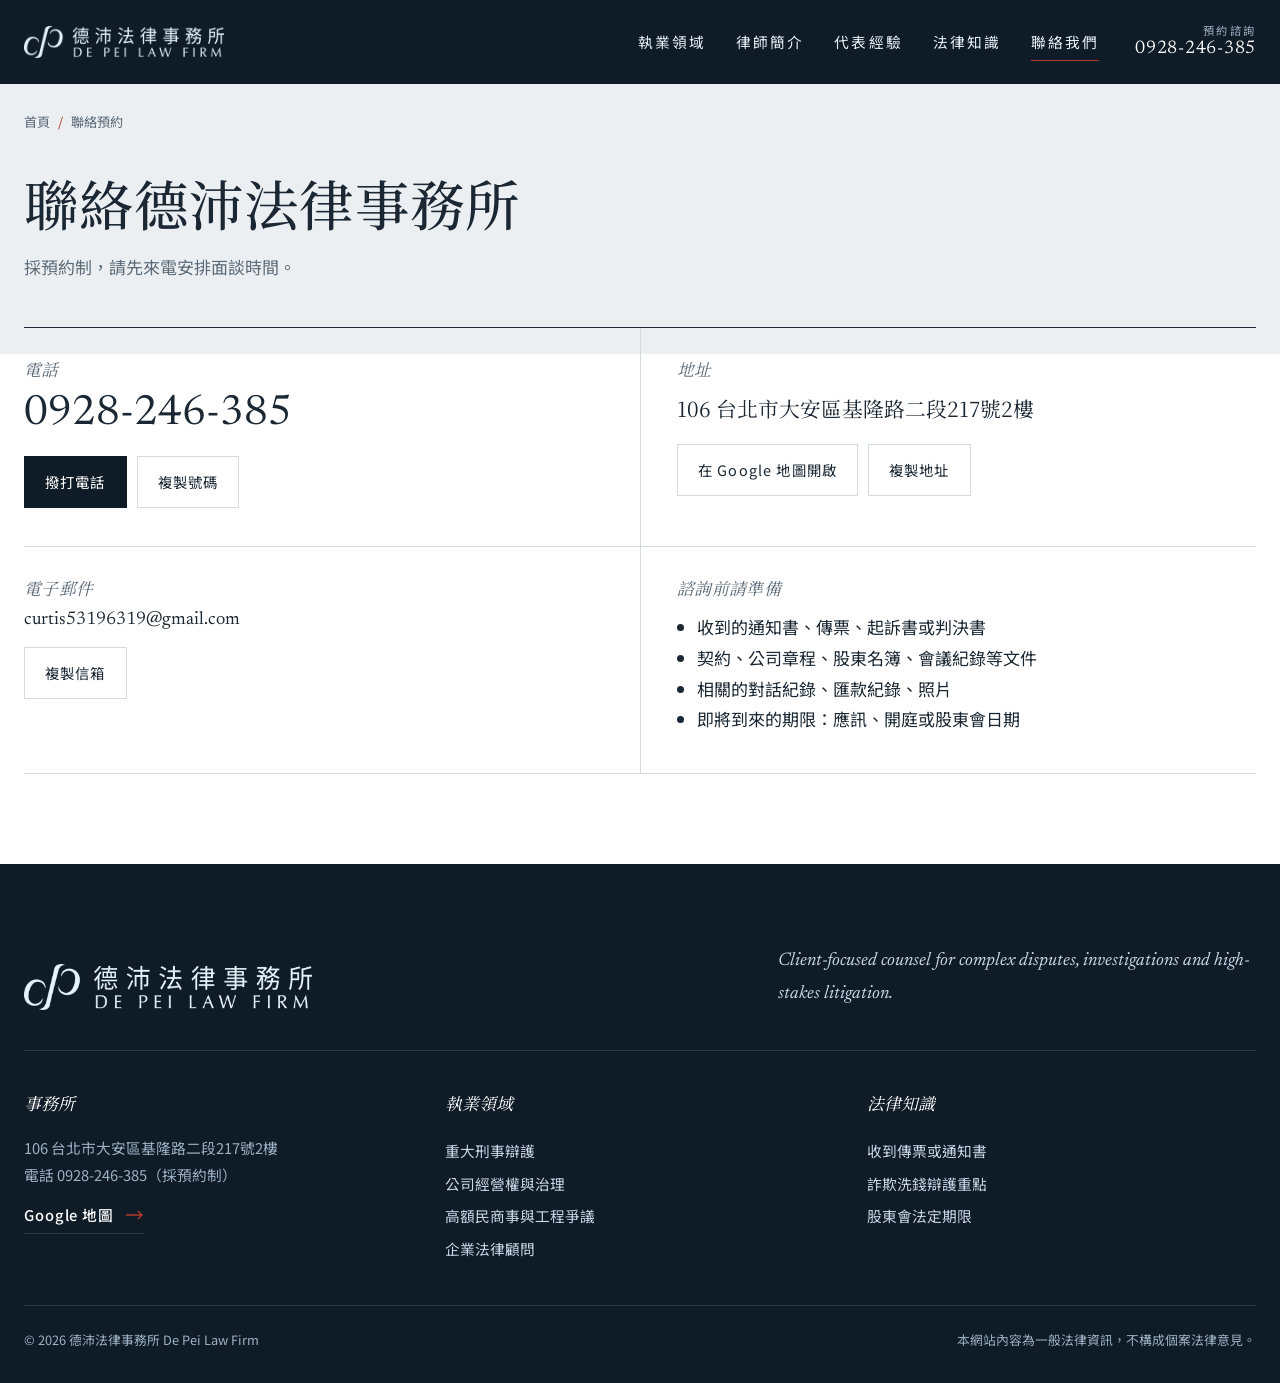
<file: 德沛法律事務所網站_新版/contact.html>
<!doctype html>
<html lang="zh-Hant-TW">
<head>
<meta charset="utf-8">
<meta name="viewport" content="width=device-width, initial-scale=1, viewport-fit=cover">
<title>聯絡曾耀德律師｜德沛法律事務所 台北大安區基隆路</title>
<meta name="description" content="德沛法律事務所曾耀德律師，106 台北市大安區基隆路二段217號2樓，電話 0928-246-385，採預約制。">
<meta name="robots" content="index,follow">
<link rel="canonical" href="https://YOUR-DOMAIN/contact.html">
<link rel="icon" type="image/png" href="favicon.png">
<meta property="og:type" content="website"><meta property="og:locale" content="zh_TW">
<meta property="og:site_name" content="德沛法律事務所｜曾耀德律師">
<meta property="og:title" content="聯絡曾耀德律師｜德沛法律事務所 台北大安區基隆路"><meta property="og:description" content="德沛法律事務所曾耀德律師，106 台北市大安區基隆路二段217號2樓，電話 0928-246-385，採預約制。"><meta property="og:url" content="https://YOUR-DOMAIN/contact.html">
<meta property="og:image" content="https://YOUR-DOMAIN/og-banner.jpg"><meta name="twitter:card" content="summary_large_image">
<script type="application/ld+json">{"@context": "https://schema.org", "@graph": [{"@type": "ContactPage", "about": {"@id": "https://YOUR-DOMAIN/#firm"}}, {"@type": "BreadcrumbList", "itemListElement": [{"@type": "ListItem", "position": 1, "name": "首頁", "item": "https://YOUR-DOMAIN/index.html"}, {"@type": "ListItem", "position": 2, "name": "聯絡預約", "item": "https://YOUR-DOMAIN/contact.html"}]}, {"@type": ["LegalService", "LocalBusiness"], "@id": "https://YOUR-DOMAIN/#firm", "name": "德沛法律事務所", "alternateName": ["De Pei Law Firm", "曾耀德律師"], "url": "https://YOUR-DOMAIN/", "logo": "https://YOUR-DOMAIN/logo-navy.png", "image": "https://YOUR-DOMAIN/og-banner.jpg", "telephone": "+886-928-246-385", "foundingDate": "2025-10", "address": {"@type": "PostalAddress", "streetAddress": "基隆路二段217號2樓", "addressLocality": "大安區", "addressRegion": "臺北市", "postalCode": "106", "addressCountry": "TW"}, "areaServed": ["臺北市", "新北市", "桃園市", "基隆市", "新竹縣", "新竹市"], "knowsAbout": ["刑事辯護", "偵查陪同", "詐欺", "洗錢", "政府採購", "公司經營權", "股東會", "董事會", "董事責任", "營建工程爭議", "遺產繼承", "企業法律顧問"], "founder": {"@id": "https://YOUR-DOMAIN/#attorney"}}, {"@type": "Person", "@id": "https://YOUR-DOMAIN/#attorney", "name": "曾耀德", "alternateName": ["Y.T. Tseng", "Tseng Yao Te"], "jobTitle": "主持律師", "image": "https://YOUR-DOMAIN/portrait.jpg", "worksFor": {"@id": "https://YOUR-DOMAIN/#firm"}, "url": "https://YOUR-DOMAIN/about.html", "alumniOf": [{"@type": "CollegeOrUniversity", "name": "東吳大學"}, {"@type": "CollegeOrUniversity", "name": "國立中正大學"}], "hasCredential": {"@type": "EducationalOccupationalCredential", "credentialCategory": "中華民國律師高考及格"}}]}</script>
<link rel="preconnect" href="https://fonts.googleapis.com"><link rel="preconnect" href="https://fonts.gstatic.com" crossorigin>
<link rel="stylesheet" href="https://fonts.googleapis.com/css2?family=Newsreader:ital,opsz,wght@0,6..72,400;0,6..72,500;1,6..72,400&family=Noto+Serif+TC:wght@400;500;700&family=Noto+Sans+TC:wght@400;500;700&display=swap">
<link rel="stylesheet" href="style.css">
</head>
<body>
<a class="skip" href="#main">跳到主要內容</a>
<header class="hd" id="banner">
  <div class="hd-in">
    <a class="hd-logo" href="index.html"><img src="logo-pale.png" alt="德沛法律事務所 De Pei Law Firm" width="900" height="145"></a>
    <nav class="hd-nav" aria-label="主要導覽"><a href="criminal.html">執業領域</a><a href="about.html">律師簡介</a><a href="about.html#cases">代表經驗</a><a href="knowledge.html">法律知識</a><a href="contact.html" aria-current="page">聯絡我們</a></nav>
    <a class="hd-call" href="tel:+886928246385"><span>預約諮詢</span>0928-246-385</a>
    <button class="hd-menu" id="menu-btn" type="button" aria-expanded="false" aria-controls="drawer"><span class="lbl">選單</span><i></i></button>
  </div>
  <nav class="sheet" id="drawer" hidden aria-label="網站選單"><div class="sheet-in">
    <div class="sheet-main"><a href="criminal.html">執業領域</a><a href="about.html">律師簡介</a><a href="about.html#cases">代表經驗</a><a href="knowledge.html">法律知識</a><a href="contact.html">聯絡我們</a></div>
    <div class="sheet-sub"><p>執業領域</p><a href="criminal.html">重大刑事辯護</a><a href="governance.html">公司經營權與治理</a><a href="civil.html">高額民商事與工程爭議</a><a href="corporate.html">企業法律顧問</a></div>
    <div class="sheet-call"><p>預約諮詢</p><a href="tel:+886928246385">0928-246-385</a><span>106 台北市大安區基隆路二段217號2樓</span></div>
  </div></nav>
</header>
<main id="main"><nav class="crumbs wrap" aria-label="麵包屑"><ol><li><a href="index.html">首頁</a></li><li aria-current="page">聯絡預約</li></ol></nav>
<section style="padding-top:24px"><div class="wrap">
  <div class="sec-head"><p class="kicker">Contact</p><h1>聯絡德沛法律事務所</h1><p>採預約制，請先來電安排面談時間。</p></div>
  <div class="contact-grid">
    <div class="cbox"><h2>電話</h2><p class="big" id="c-tel">0928-246-385</p><div class="row"><a class="btn btn-solid" href="tel:+886928246385">撥打電話</a><button class="copy" type="button" data-copy="0928246385" data-target="c-tel">複製號碼</button><a class="btn btn-line" data-line hidden href="#">LINE 預約</a></div></div>
    <div class="cbox"><h2>地址</h2><p class="addr" id="c-addr">106 台北市大安區基隆路二段217號2樓</p><div class="row"><a class="btn btn-line" href="https://www.google.com/maps/search/?api=1&query=%E5%8F%B0%E5%8C%97%E5%B8%82%E5%A4%A7%E5%AE%89%E5%8D%80%E5%9F%BA%E9%9A%86%E8%B7%AF%E4%BA%8C%E6%AE%B5217%E8%99%9F" target="_blank" rel="noopener">在 Google 地圖開啟</a><button class="copy" type="button" data-copy="台北市大安區基隆路二段217號2樓" data-target="c-addr">複製地址</button></div></div>
    <div class="cbox"><h2>電子郵件</h2><p class="big" id="c-mail" style="font-size:1.15rem">curtis53196319@gmail.com</p><div class="row"><button class="copy" type="button" data-copy="curtis53196319@gmail.com" data-target="c-mail">複製信箱</button></div></div>
    <div class="cbox"><h2>諮詢前請準備</h2><ul class="prep"><li>收到的通知書、傳票、起訴書或判決書</li><li>契約、公司章程、股東名簿、會議紀錄等文件</li><li>相關的對話紀錄、匯款紀錄、照片</li><li>即將到來的期限：應訊、開庭或股東會日期</li></ul></div>
  </div>
</div></section></main><footer class="ft"><div class="w">
  <div class="ft-top">
    <img src="logo-pale.png" alt="德沛法律事務所 De Pei Law Firm" width="900" height="145">
    <p class="ft-tag">Client-focused counsel for complex disputes, investigations and high-stakes litigation.</p>
  </div>
  <div class="ft-cols">
    <div><p class="ft-h">事務所</p><p>106 台北市大安區基隆路二段217號2樓<br>電話 0928-246-385（採預約制）</p><a class="lnk" href="https://www.google.com/maps/search/?api=1&query=%E5%8F%B0%E5%8C%97%E5%B8%82%E5%A4%A7%E5%AE%89%E5%8D%80%E5%9F%BA%E9%9A%86%E8%B7%AF%E4%BA%8C%E6%AE%B5217%E8%99%9F" target="_blank" rel="noopener">Google 地圖 <svg class="arr" viewBox="0 0 18 10" aria-hidden="true"><path d="M0 5h16M12 1l4 4-4 4" fill="none" stroke="currentColor" stroke-width="1.4"/></svg></a></div>
    <div><p class="ft-h">執業領域</p><a href="criminal.html">重大刑事辯護</a><a href="governance.html">公司經營權與治理</a><a href="civil.html">高額民商事與工程爭議</a><a href="corporate.html">企業法律顧問</a></div>
    <div><p class="ft-h">法律知識</p><a href="summons.html">收到傳票或通知書</a><a href="fraud-money-laundering.html">詐欺洗錢辯護重點</a><a href="shareholder-meeting.html">股東會法定期限</a></div>
  </div>
  <div class="ft-legal"><span>© 2026 德沛法律事務所 De Pei Law Firm</span><span>本網站內容為一般法律資訊，不構成個案法律意見。</span></div>
</div></footer>
<nav class="mbar" aria-label="快速聯絡"><a href="tel:+886928246385">撥打電話　0928-246-385</a><a data-line hidden href="#">LINE</a></nav>
<script src="site.js"></script>
</body>
</html>
</file>
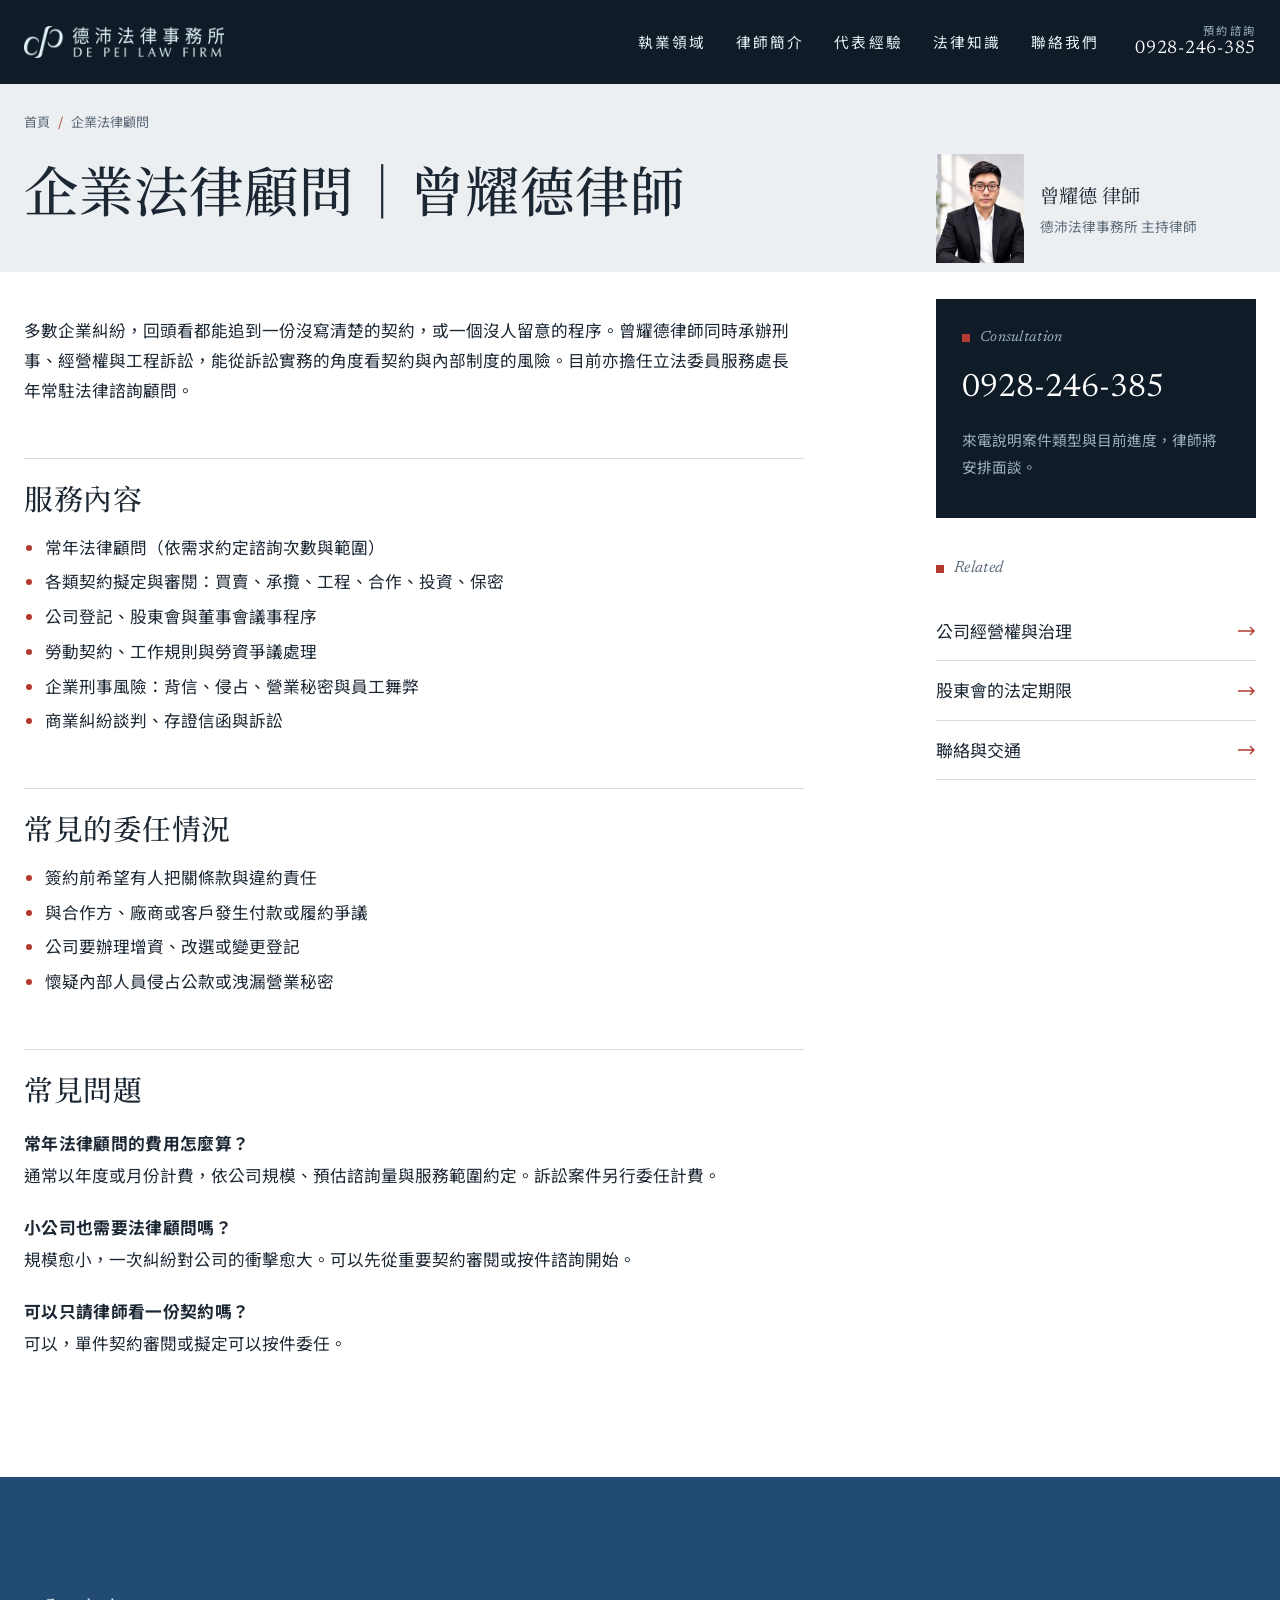
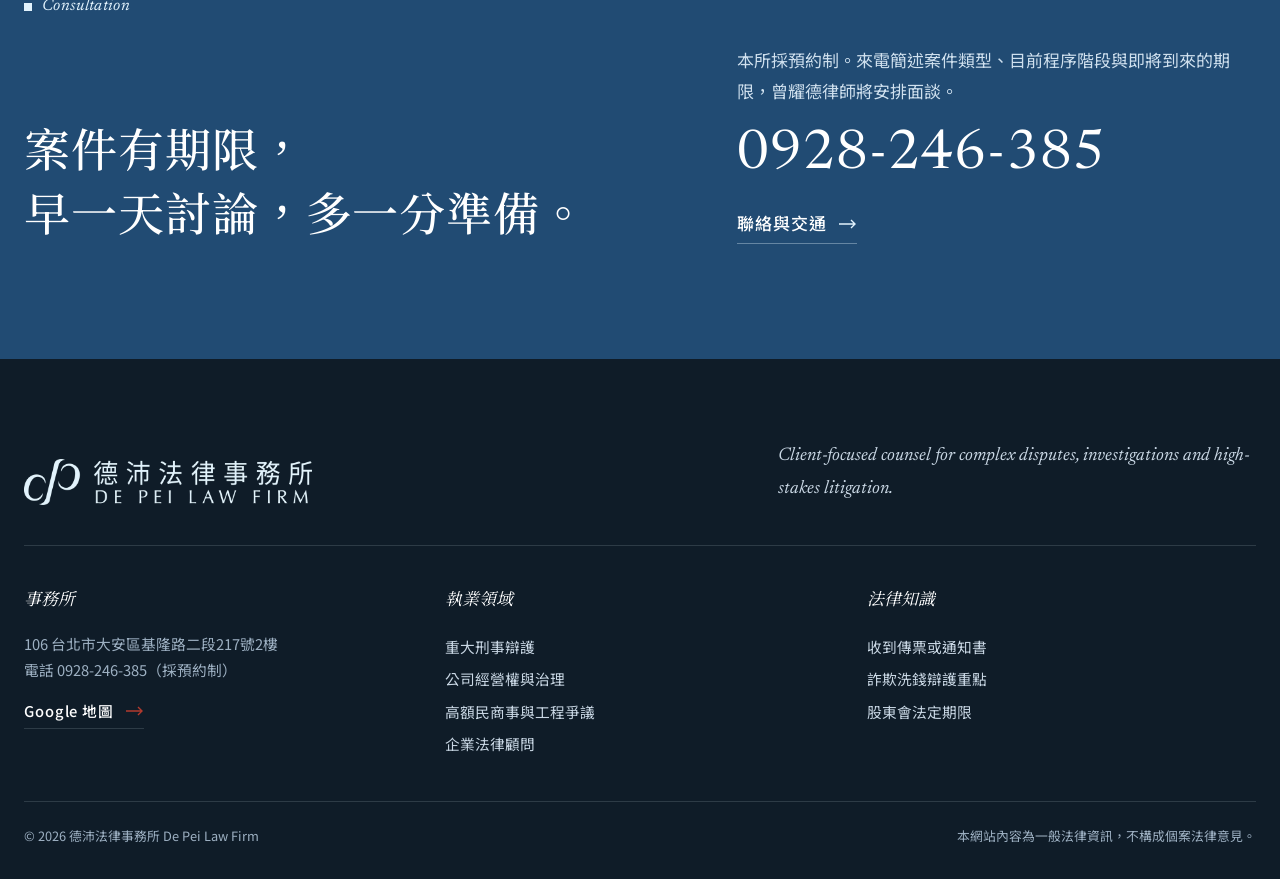
<file: 德沛法律事務所網站_新版/corporate.html>
<!doctype html>
<html lang="zh-Hant-TW">
<head>
<meta charset="utf-8">
<meta name="viewport" content="width=device-width, initial-scale=1, viewport-fit=cover">
<title>台北企業法律顧問｜常年法律顧問・契約審閱・風險管理｜曾耀德律師</title>
<meta name="description" content="德沛法律事務所曾耀德律師提供企業常年法律顧問、契約擬定與審閱、公司登記與議事程序、企業刑事風險評估。台北大安區，電話 0928-246-385。">
<meta name="robots" content="index,follow">
<link rel="canonical" href="https://YOUR-DOMAIN/corporate.html">
<link rel="icon" type="image/png" href="favicon.png">
<meta property="og:type" content="website"><meta property="og:locale" content="zh_TW">
<meta property="og:site_name" content="德沛法律事務所｜曾耀德律師">
<meta property="og:title" content="台北企業法律顧問｜常年法律顧問・契約審閱・風險管理｜曾耀德律師"><meta property="og:description" content="德沛法律事務所曾耀德律師提供企業常年法律顧問、契約擬定與審閱、公司登記與議事程序、企業刑事風險評估。台北大安區，電話 0928-246-385。"><meta property="og:url" content="https://YOUR-DOMAIN/corporate.html">
<meta property="og:image" content="https://YOUR-DOMAIN/og-banner.jpg"><meta name="twitter:card" content="summary_large_image">
<script type="application/ld+json">{"@context": "https://schema.org", "@graph": [{"@type": "Service", "name": "企業法律顧問", "provider": {"@id": "https://YOUR-DOMAIN/#firm"}, "areaServed": "臺灣", "url": "https://YOUR-DOMAIN/corporate.html"}, {"@type": "BreadcrumbList", "itemListElement": [{"@type": "ListItem", "position": 1, "name": "首頁", "item": "https://YOUR-DOMAIN/index.html"}, {"@type": "ListItem", "position": 2, "name": "企業法律顧問", "item": "https://YOUR-DOMAIN/corporate.html"}]}, {"@type": "FAQPage", "mainEntity": [{"@type": "Question", "name": "常年法律顧問的費用怎麼算？", "acceptedAnswer": {"@type": "Answer", "text": "通常以年度或月份計費，依公司規模、預估諮詢量與服務範圍約定。訴訟案件另行委任計費。"}}, {"@type": "Question", "name": "小公司也需要法律顧問嗎？", "acceptedAnswer": {"@type": "Answer", "text": "規模愈小，一次糾紛對公司的衝擊愈大。可以先從重要契約審閱或按件諮詢開始。"}}, {"@type": "Question", "name": "可以只請律師看一份契約嗎？", "acceptedAnswer": {"@type": "Answer", "text": "可以，單件契約審閱或擬定可以按件委任。"}}]}, {"@type": ["LegalService", "LocalBusiness"], "@id": "https://YOUR-DOMAIN/#firm", "name": "德沛法律事務所", "alternateName": ["De Pei Law Firm", "曾耀德律師"], "url": "https://YOUR-DOMAIN/", "logo": "https://YOUR-DOMAIN/logo-navy.png", "image": "https://YOUR-DOMAIN/og-banner.jpg", "telephone": "+886-928-246-385", "foundingDate": "2025-10", "address": {"@type": "PostalAddress", "streetAddress": "基隆路二段217號2樓", "addressLocality": "大安區", "addressRegion": "臺北市", "postalCode": "106", "addressCountry": "TW"}, "areaServed": ["臺北市", "新北市", "桃園市", "基隆市", "新竹縣", "新竹市"], "knowsAbout": ["刑事辯護", "偵查陪同", "詐欺", "洗錢", "政府採購", "公司經營權", "股東會", "董事會", "董事責任", "營建工程爭議", "遺產繼承", "企業法律顧問"], "founder": {"@id": "https://YOUR-DOMAIN/#attorney"}}, {"@type": "Person", "@id": "https://YOUR-DOMAIN/#attorney", "name": "曾耀德", "alternateName": ["Y.T. Tseng", "Tseng Yao Te"], "jobTitle": "主持律師", "image": "https://YOUR-DOMAIN/portrait.jpg", "worksFor": {"@id": "https://YOUR-DOMAIN/#firm"}, "url": "https://YOUR-DOMAIN/about.html", "alumniOf": [{"@type": "CollegeOrUniversity", "name": "東吳大學"}, {"@type": "CollegeOrUniversity", "name": "國立中正大學"}], "hasCredential": {"@type": "EducationalOccupationalCredential", "credentialCategory": "中華民國律師高考及格"}}]}</script>
<link rel="preconnect" href="https://fonts.googleapis.com"><link rel="preconnect" href="https://fonts.gstatic.com" crossorigin>
<link rel="stylesheet" href="https://fonts.googleapis.com/css2?family=Newsreader:ital,opsz,wght@0,6..72,400;0,6..72,500;1,6..72,400&family=Noto+Serif+TC:wght@400;500;700&family=Noto+Sans+TC:wght@400;500;700&display=swap">
<link rel="stylesheet" href="style.css">
</head>
<body>
<a class="skip" href="#main">跳到主要內容</a>
<header class="hd" id="banner">
  <div class="hd-in">
    <a class="hd-logo" href="index.html"><img src="logo-pale.png" alt="德沛法律事務所 De Pei Law Firm" width="900" height="145"></a>
    <nav class="hd-nav" aria-label="主要導覽"><a href="criminal.html">執業領域</a><a href="about.html">律師簡介</a><a href="about.html#cases">代表經驗</a><a href="knowledge.html">法律知識</a><a href="contact.html">聯絡我們</a></nav>
    <a class="hd-call" href="tel:+886928246385"><span>預約諮詢</span>0928-246-385</a>
    <button class="hd-menu" id="menu-btn" type="button" aria-expanded="false" aria-controls="drawer"><span class="lbl">選單</span><i></i></button>
  </div>
  <nav class="sheet" id="drawer" hidden aria-label="網站選單"><div class="sheet-in">
    <div class="sheet-main"><a href="criminal.html">執業領域</a><a href="about.html">律師簡介</a><a href="about.html#cases">代表經驗</a><a href="knowledge.html">法律知識</a><a href="contact.html">聯絡我們</a></div>
    <div class="sheet-sub"><p>執業領域</p><a href="criminal.html">重大刑事辯護</a><a href="governance.html">公司經營權與治理</a><a href="civil.html">高額民商事與工程爭議</a><a href="corporate.html">企業法律顧問</a></div>
    <div class="sheet-call"><p>預約諮詢</p><a href="tel:+886928246385">0928-246-385</a><span>106 台北市大安區基隆路二段217號2樓</span></div>
  </div></nav>
</header>
<main id="main"><nav class="crumbs wrap" aria-label="麵包屑"><ol><li><a href="index.html">首頁</a></li><li aria-current="page">企業法律顧問</li></ol></nav>
<div class="wrap page"><article class="article">
  <p class="kicker">Practice Area</p><h1>企業法律顧問｜曾耀德律師</h1>
  <p>多數企業糾紛，回頭看都能追到一份沒寫清楚的契約，或一個沒人留意的程序。曾耀德律師同時承辦刑事、經營權與工程訴訟，能從訴訟實務的角度看契約與內部制度的風險。目前亦擔任立法委員服務處長年常駐法律諮詢顧問。</p>
  <h2>服務內容</h2><ul><li>常年法律顧問（依需求約定諮詢次數與範圍）</li><li>各類契約擬定與審閱：買賣、承攬、工程、合作、投資、保密</li><li>公司登記、股東會與董事會議事程序</li><li>勞動契約、工作規則與勞資爭議處理</li><li>企業刑事風險：背信、侵占、營業秘密與員工舞弊</li><li>商業糾紛談判、存證信函與訴訟</li></ul>
  <h2>常見的委任情況</h2><ul><li>簽約前希望有人把關條款與違約責任</li><li>與合作方、廠商或客戶發生付款或履約爭議</li><li>公司要辦理增資、改選或變更登記</li><li>懷疑內部人員侵占公款或洩漏營業秘密</li></ul>
  <h2>常見問題</h2><h3>常年法律顧問的費用怎麼算？</h3><p>通常以年度或月份計費，依公司規模、預估諮詢量與服務範圍約定。訴訟案件另行委任計費。</p><h3>小公司也需要法律顧問嗎？</h3><p>規模愈小，一次糾紛對公司的衝擊愈大。可以先從重要契約審閱或按件諮詢開始。</p><h3>可以只請律師看一份契約嗎？</h3><p>可以，單件契約審閱或擬定可以按件委任。</p>
</article><aside class="side">
  <div class="side-card"><img src="portrait.jpg" alt="曾耀德律師" width="489" height="609"><div><p class="side-name">曾耀德 律師</p><p class="side-role">德沛法律事務所 主持律師</p></div></div>
  <div class="side-call"><p class="eyebrow">Consultation</p><a class="tel-mid" href="tel:+886928246385">0928-246-385</a><p>來電說明案件類型與目前進度，律師將安排面談。</p><a class="lnk" data-line hidden href="#">LINE 預約 <svg class="arr" viewBox="0 0 18 10" aria-hidden="true"><path d="M0 5h16M12 1l4 4-4 4" fill="none" stroke="currentColor" stroke-width="1.4"/></svg></a></div>
  <nav class="side-rel" aria-label="延伸閱讀"><p class="eyebrow">Related</p><a href="governance.html">公司經營權與治理 <svg class="arr" viewBox="0 0 18 10" aria-hidden="true"><path d="M0 5h16M12 1l4 4-4 4" fill="none" stroke="currentColor" stroke-width="1.4"/></svg></a><a href="shareholder-meeting.html">股東會的法定期限 <svg class="arr" viewBox="0 0 18 10" aria-hidden="true"><path d="M0 5h16M12 1l4 4-4 4" fill="none" stroke="currentColor" stroke-width="1.4"/></svg></a><a href="contact.html">聯絡與交通 <svg class="arr" viewBox="0 0 18 10" aria-hidden="true"><path d="M0 5h16M12 1l4 4-4 4" fill="none" stroke="currentColor" stroke-width="1.4"/></svg></a></nav>
</aside></div><section class="cta-band"><div class="w cta-in">
  <p class="eyebrow">Consultation</p>
  <h2>案件有期限，<br>早一天討論，多一分準備。</h2>
  <div class="cta-side"><p>本所採預約制。來電簡述案件類型、目前程序階段與即將到來的期限，曾耀德律師將安排面談。</p>
  <a class="tel-big" href="tel:+886928246385">0928-246-385</a>
  <div class="cta-acts"><a class="lnk" href="contact.html">聯絡與交通 <svg class="arr" viewBox="0 0 18 10" aria-hidden="true"><path d="M0 5h16M12 1l4 4-4 4" fill="none" stroke="currentColor" stroke-width="1.4"/></svg></a><a class="lnk" data-line hidden href="#">LINE 預約 <svg class="arr" viewBox="0 0 18 10" aria-hidden="true"><path d="M0 5h16M12 1l4 4-4 4" fill="none" stroke="currentColor" stroke-width="1.4"/></svg></a></div></div>
</div></section></main><footer class="ft"><div class="w">
  <div class="ft-top">
    <img src="logo-pale.png" alt="德沛法律事務所 De Pei Law Firm" width="900" height="145">
    <p class="ft-tag">Client-focused counsel for complex disputes, investigations and high-stakes litigation.</p>
  </div>
  <div class="ft-cols">
    <div><p class="ft-h">事務所</p><p>106 台北市大安區基隆路二段217號2樓<br>電話 0928-246-385（採預約制）</p><a class="lnk" href="https://www.google.com/maps/search/?api=1&query=%E5%8F%B0%E5%8C%97%E5%B8%82%E5%A4%A7%E5%AE%89%E5%8D%80%E5%9F%BA%E9%9A%86%E8%B7%AF%E4%BA%8C%E6%AE%B5217%E8%99%9F" target="_blank" rel="noopener">Google 地圖 <svg class="arr" viewBox="0 0 18 10" aria-hidden="true"><path d="M0 5h16M12 1l4 4-4 4" fill="none" stroke="currentColor" stroke-width="1.4"/></svg></a></div>
    <div><p class="ft-h">執業領域</p><a href="criminal.html">重大刑事辯護</a><a href="governance.html">公司經營權與治理</a><a href="civil.html">高額民商事與工程爭議</a><a href="corporate.html">企業法律顧問</a></div>
    <div><p class="ft-h">法律知識</p><a href="summons.html">收到傳票或通知書</a><a href="fraud-money-laundering.html">詐欺洗錢辯護重點</a><a href="shareholder-meeting.html">股東會法定期限</a></div>
  </div>
  <div class="ft-legal"><span>© 2026 德沛法律事務所 De Pei Law Firm</span><span>本網站內容為一般法律資訊，不構成個案法律意見。</span></div>
</div></footer>
<nav class="mbar" aria-label="快速聯絡"><a href="tel:+886928246385">撥打電話　0928-246-385</a><a data-line hidden href="#">LINE</a></nav>
<script src="site.js"></script>
</body>
</html>
</file>
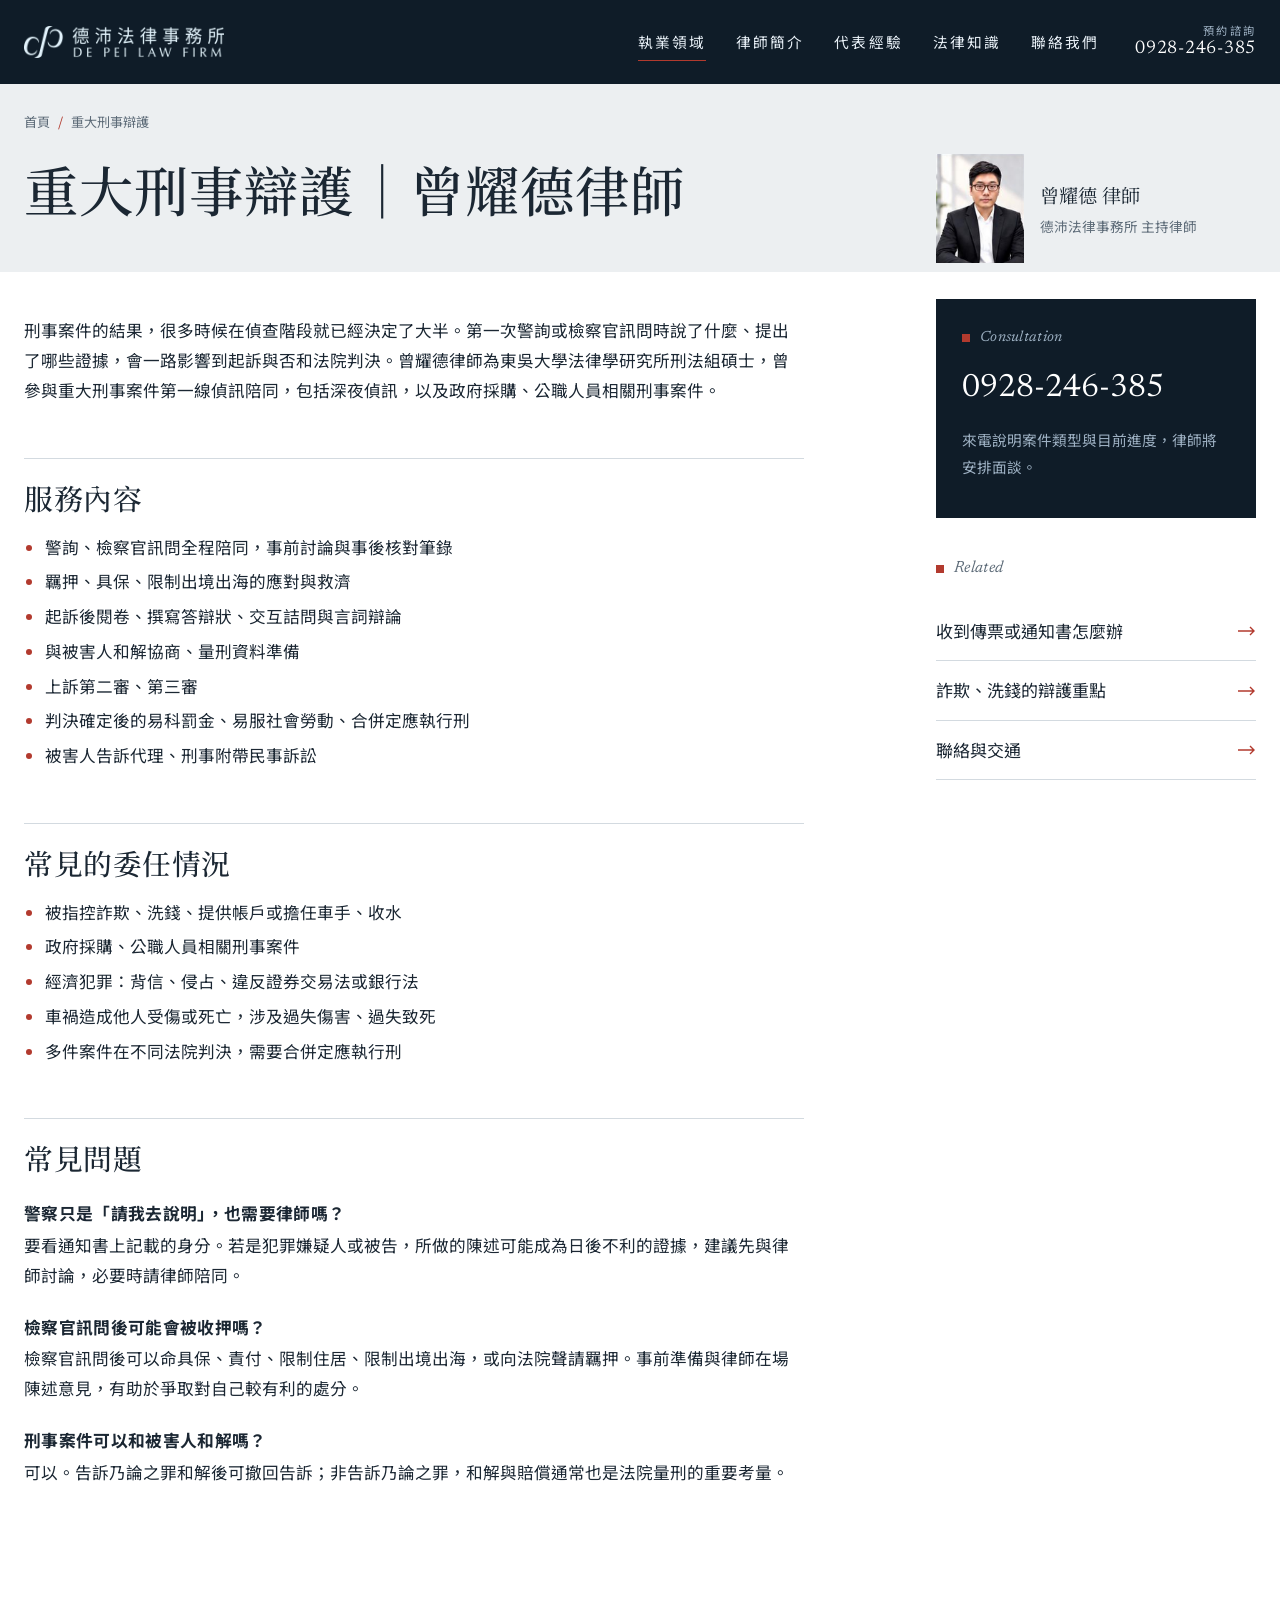
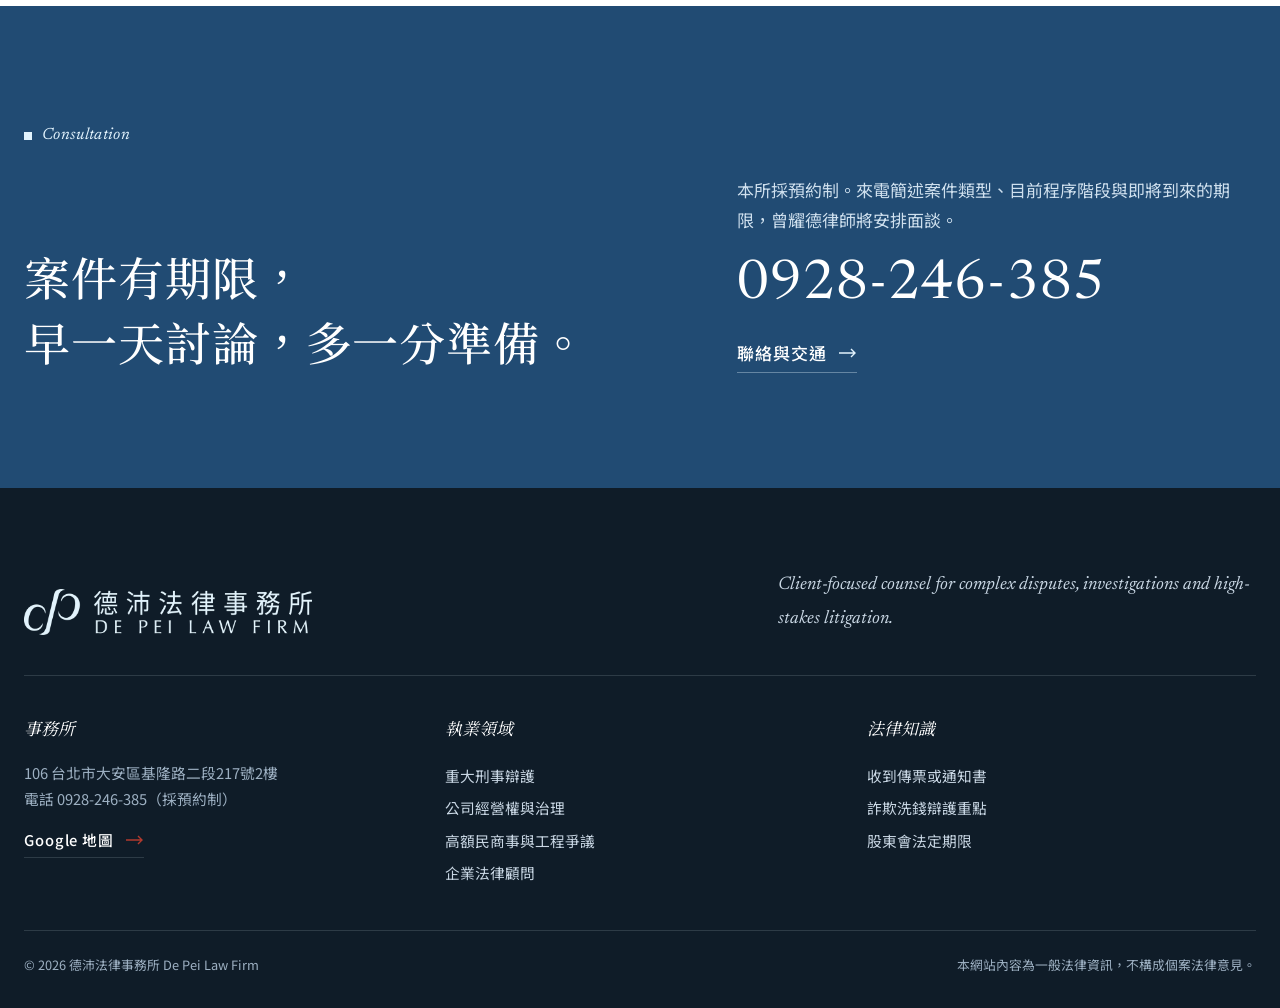
<file: 德沛法律事務所網站_新版/criminal.html>
<!doctype html>
<html lang="zh-Hant-TW">
<head>
<meta charset="utf-8">
<meta name="viewport" content="width=device-width, initial-scale=1, viewport-fit=cover">
<title>台北刑事律師｜重大刑事辯護・偵查陪同・詐欺洗錢｜曾耀德律師</title>
<meta name="description" content="曾耀德律師（刑事法碩士）承辦重大刑事案件：警詢與偵訊陪同、羈押與具保、詐欺洗錢、政府採購與公職人員案件、車禍過失致死。台北大安區，電話 0928-246-385。">
<meta name="robots" content="index,follow">
<link rel="canonical" href="https://YOUR-DOMAIN/criminal.html">
<link rel="icon" type="image/png" href="favicon.png">
<meta property="og:type" content="website"><meta property="og:locale" content="zh_TW">
<meta property="og:site_name" content="德沛法律事務所｜曾耀德律師">
<meta property="og:title" content="台北刑事律師｜重大刑事辯護・偵查陪同・詐欺洗錢｜曾耀德律師"><meta property="og:description" content="曾耀德律師（刑事法碩士）承辦重大刑事案件：警詢與偵訊陪同、羈押與具保、詐欺洗錢、政府採購與公職人員案件、車禍過失致死。台北大安區，電話 0928-246-385。"><meta property="og:url" content="https://YOUR-DOMAIN/criminal.html">
<meta property="og:image" content="https://YOUR-DOMAIN/og-banner.jpg"><meta name="twitter:card" content="summary_large_image">
<script type="application/ld+json">{"@context": "https://schema.org", "@graph": [{"@type": "Service", "name": "重大刑事辯護", "provider": {"@id": "https://YOUR-DOMAIN/#firm"}, "areaServed": "臺灣", "url": "https://YOUR-DOMAIN/criminal.html"}, {"@type": "BreadcrumbList", "itemListElement": [{"@type": "ListItem", "position": 1, "name": "首頁", "item": "https://YOUR-DOMAIN/index.html"}, {"@type": "ListItem", "position": 2, "name": "重大刑事辯護", "item": "https://YOUR-DOMAIN/criminal.html"}]}, {"@type": "FAQPage", "mainEntity": [{"@type": "Question", "name": "警察只是「請我去說明」，也需要律師嗎？", "acceptedAnswer": {"@type": "Answer", "text": "要看通知書上記載的身分。若是犯罪嫌疑人或被告，所做的陳述可能成為日後不利的證據，建議先與律師討論，必要時請律師陪同。"}}, {"@type": "Question", "name": "檢察官訊問後可能會被收押嗎？", "acceptedAnswer": {"@type": "Answer", "text": "檢察官訊問後可以命具保、責付、限制住居、限制出境出海，或向法院聲請羈押。事前準備與律師在場陳述意見，有助於爭取對自己較有利的處分。"}}, {"@type": "Question", "name": "刑事案件可以和被害人和解嗎？", "acceptedAnswer": {"@type": "Answer", "text": "可以。告訴乃論之罪和解後可撤回告訴；非告訴乃論之罪，和解與賠償通常也是法院量刑的重要考量。"}}]}, {"@type": ["LegalService", "LocalBusiness"], "@id": "https://YOUR-DOMAIN/#firm", "name": "德沛法律事務所", "alternateName": ["De Pei Law Firm", "曾耀德律師"], "url": "https://YOUR-DOMAIN/", "logo": "https://YOUR-DOMAIN/logo-navy.png", "image": "https://YOUR-DOMAIN/og-banner.jpg", "telephone": "+886-928-246-385", "foundingDate": "2025-10", "address": {"@type": "PostalAddress", "streetAddress": "基隆路二段217號2樓", "addressLocality": "大安區", "addressRegion": "臺北市", "postalCode": "106", "addressCountry": "TW"}, "areaServed": ["臺北市", "新北市", "桃園市", "基隆市", "新竹縣", "新竹市"], "knowsAbout": ["刑事辯護", "偵查陪同", "詐欺", "洗錢", "政府採購", "公司經營權", "股東會", "董事會", "董事責任", "營建工程爭議", "遺產繼承", "企業法律顧問"], "founder": {"@id": "https://YOUR-DOMAIN/#attorney"}}, {"@type": "Person", "@id": "https://YOUR-DOMAIN/#attorney", "name": "曾耀德", "alternateName": ["Y.T. Tseng", "Tseng Yao Te"], "jobTitle": "主持律師", "image": "https://YOUR-DOMAIN/portrait.jpg", "worksFor": {"@id": "https://YOUR-DOMAIN/#firm"}, "url": "https://YOUR-DOMAIN/about.html", "alumniOf": [{"@type": "CollegeOrUniversity", "name": "東吳大學"}, {"@type": "CollegeOrUniversity", "name": "國立中正大學"}], "hasCredential": {"@type": "EducationalOccupationalCredential", "credentialCategory": "中華民國律師高考及格"}}]}</script>
<link rel="preconnect" href="https://fonts.googleapis.com"><link rel="preconnect" href="https://fonts.gstatic.com" crossorigin>
<link rel="stylesheet" href="https://fonts.googleapis.com/css2?family=Newsreader:ital,opsz,wght@0,6..72,400;0,6..72,500;1,6..72,400&family=Noto+Serif+TC:wght@400;500;700&family=Noto+Sans+TC:wght@400;500;700&display=swap">
<link rel="stylesheet" href="style.css">
</head>
<body>
<a class="skip" href="#main">跳到主要內容</a>
<header class="hd" id="banner">
  <div class="hd-in">
    <a class="hd-logo" href="index.html"><img src="logo-pale.png" alt="德沛法律事務所 De Pei Law Firm" width="900" height="145"></a>
    <nav class="hd-nav" aria-label="主要導覽"><a href="criminal.html" aria-current="page">執業領域</a><a href="about.html">律師簡介</a><a href="about.html#cases">代表經驗</a><a href="knowledge.html">法律知識</a><a href="contact.html">聯絡我們</a></nav>
    <a class="hd-call" href="tel:+886928246385"><span>預約諮詢</span>0928-246-385</a>
    <button class="hd-menu" id="menu-btn" type="button" aria-expanded="false" aria-controls="drawer"><span class="lbl">選單</span><i></i></button>
  </div>
  <nav class="sheet" id="drawer" hidden aria-label="網站選單"><div class="sheet-in">
    <div class="sheet-main"><a href="criminal.html">執業領域</a><a href="about.html">律師簡介</a><a href="about.html#cases">代表經驗</a><a href="knowledge.html">法律知識</a><a href="contact.html">聯絡我們</a></div>
    <div class="sheet-sub"><p>執業領域</p><a href="criminal.html">重大刑事辯護</a><a href="governance.html">公司經營權與治理</a><a href="civil.html">高額民商事與工程爭議</a><a href="corporate.html">企業法律顧問</a></div>
    <div class="sheet-call"><p>預約諮詢</p><a href="tel:+886928246385">0928-246-385</a><span>106 台北市大安區基隆路二段217號2樓</span></div>
  </div></nav>
</header>
<main id="main"><nav class="crumbs wrap" aria-label="麵包屑"><ol><li><a href="index.html">首頁</a></li><li aria-current="page">重大刑事辯護</li></ol></nav>
<div class="wrap page"><article class="article">
  <p class="kicker">Practice Area</p><h1>重大刑事辯護｜曾耀德律師</h1>
  <p>刑事案件的結果，很多時候在偵查階段就已經決定了大半。第一次警詢或檢察官訊問時說了什麼、提出了哪些證據，會一路影響到起訴與否和法院判決。曾耀德律師為東吳大學法律學研究所刑法組碩士，曾參與重大刑事案件第一線偵訊陪同，包括深夜偵訊，以及政府採購、公職人員相關刑事案件。</p>
  <h2>服務內容</h2><ul><li>警詢、檢察官訊問全程陪同，事前討論與事後核對筆錄</li><li>羈押、具保、限制出境出海的應對與救濟</li><li>起訴後閱卷、撰寫答辯狀、交互詰問與言詞辯論</li><li>與被害人和解協商、量刑資料準備</li><li>上訴第二審、第三審</li><li>判決確定後的易科罰金、易服社會勞動、合併定應執行刑</li><li>被害人告訴代理、刑事附帶民事訴訟</li></ul>
  <h2>常見的委任情況</h2><ul><li>被指控詐欺、洗錢、提供帳戶或擔任車手、收水</li><li>政府採購、公職人員相關刑事案件</li><li>經濟犯罪：背信、侵占、違反證券交易法或銀行法</li><li>車禍造成他人受傷或死亡，涉及過失傷害、過失致死</li><li>多件案件在不同法院判決，需要合併定應執行刑</li></ul>
  <h2>常見問題</h2><h3>警察只是「請我去說明」，也需要律師嗎？</h3><p>要看通知書上記載的身分。若是犯罪嫌疑人或被告，所做的陳述可能成為日後不利的證據，建議先與律師討論，必要時請律師陪同。</p><h3>檢察官訊問後可能會被收押嗎？</h3><p>檢察官訊問後可以命具保、責付、限制住居、限制出境出海，或向法院聲請羈押。事前準備與律師在場陳述意見，有助於爭取對自己較有利的處分。</p><h3>刑事案件可以和被害人和解嗎？</h3><p>可以。告訴乃論之罪和解後可撤回告訴；非告訴乃論之罪，和解與賠償通常也是法院量刑的重要考量。</p>
</article><aside class="side">
  <div class="side-card"><img src="portrait.jpg" alt="曾耀德律師" width="489" height="609"><div><p class="side-name">曾耀德 律師</p><p class="side-role">德沛法律事務所 主持律師</p></div></div>
  <div class="side-call"><p class="eyebrow">Consultation</p><a class="tel-mid" href="tel:+886928246385">0928-246-385</a><p>來電說明案件類型與目前進度，律師將安排面談。</p><a class="lnk" data-line hidden href="#">LINE 預約 <svg class="arr" viewBox="0 0 18 10" aria-hidden="true"><path d="M0 5h16M12 1l4 4-4 4" fill="none" stroke="currentColor" stroke-width="1.4"/></svg></a></div>
  <nav class="side-rel" aria-label="延伸閱讀"><p class="eyebrow">Related</p><a href="summons.html">收到傳票或通知書怎麼辦 <svg class="arr" viewBox="0 0 18 10" aria-hidden="true"><path d="M0 5h16M12 1l4 4-4 4" fill="none" stroke="currentColor" stroke-width="1.4"/></svg></a><a href="fraud-money-laundering.html">詐欺、洗錢的辯護重點 <svg class="arr" viewBox="0 0 18 10" aria-hidden="true"><path d="M0 5h16M12 1l4 4-4 4" fill="none" stroke="currentColor" stroke-width="1.4"/></svg></a><a href="contact.html">聯絡與交通 <svg class="arr" viewBox="0 0 18 10" aria-hidden="true"><path d="M0 5h16M12 1l4 4-4 4" fill="none" stroke="currentColor" stroke-width="1.4"/></svg></a></nav>
</aside></div><section class="cta-band"><div class="w cta-in">
  <p class="eyebrow">Consultation</p>
  <h2>案件有期限，<br>早一天討論，多一分準備。</h2>
  <div class="cta-side"><p>本所採預約制。來電簡述案件類型、目前程序階段與即將到來的期限，曾耀德律師將安排面談。</p>
  <a class="tel-big" href="tel:+886928246385">0928-246-385</a>
  <div class="cta-acts"><a class="lnk" href="contact.html">聯絡與交通 <svg class="arr" viewBox="0 0 18 10" aria-hidden="true"><path d="M0 5h16M12 1l4 4-4 4" fill="none" stroke="currentColor" stroke-width="1.4"/></svg></a><a class="lnk" data-line hidden href="#">LINE 預約 <svg class="arr" viewBox="0 0 18 10" aria-hidden="true"><path d="M0 5h16M12 1l4 4-4 4" fill="none" stroke="currentColor" stroke-width="1.4"/></svg></a></div></div>
</div></section></main><footer class="ft"><div class="w">
  <div class="ft-top">
    <img src="logo-pale.png" alt="德沛法律事務所 De Pei Law Firm" width="900" height="145">
    <p class="ft-tag">Client-focused counsel for complex disputes, investigations and high-stakes litigation.</p>
  </div>
  <div class="ft-cols">
    <div><p class="ft-h">事務所</p><p>106 台北市大安區基隆路二段217號2樓<br>電話 0928-246-385（採預約制）</p><a class="lnk" href="https://www.google.com/maps/search/?api=1&query=%E5%8F%B0%E5%8C%97%E5%B8%82%E5%A4%A7%E5%AE%89%E5%8D%80%E5%9F%BA%E9%9A%86%E8%B7%AF%E4%BA%8C%E6%AE%B5217%E8%99%9F" target="_blank" rel="noopener">Google 地圖 <svg class="arr" viewBox="0 0 18 10" aria-hidden="true"><path d="M0 5h16M12 1l4 4-4 4" fill="none" stroke="currentColor" stroke-width="1.4"/></svg></a></div>
    <div><p class="ft-h">執業領域</p><a href="criminal.html">重大刑事辯護</a><a href="governance.html">公司經營權與治理</a><a href="civil.html">高額民商事與工程爭議</a><a href="corporate.html">企業法律顧問</a></div>
    <div><p class="ft-h">法律知識</p><a href="summons.html">收到傳票或通知書</a><a href="fraud-money-laundering.html">詐欺洗錢辯護重點</a><a href="shareholder-meeting.html">股東會法定期限</a></div>
  </div>
  <div class="ft-legal"><span>© 2026 德沛法律事務所 De Pei Law Firm</span><span>本網站內容為一般法律資訊，不構成個案法律意見。</span></div>
</div></footer>
<nav class="mbar" aria-label="快速聯絡"><a href="tel:+886928246385">撥打電話　0928-246-385</a><a data-line hidden href="#">LINE</a></nav>
<script src="site.js"></script>
</body>
</html>
</file>
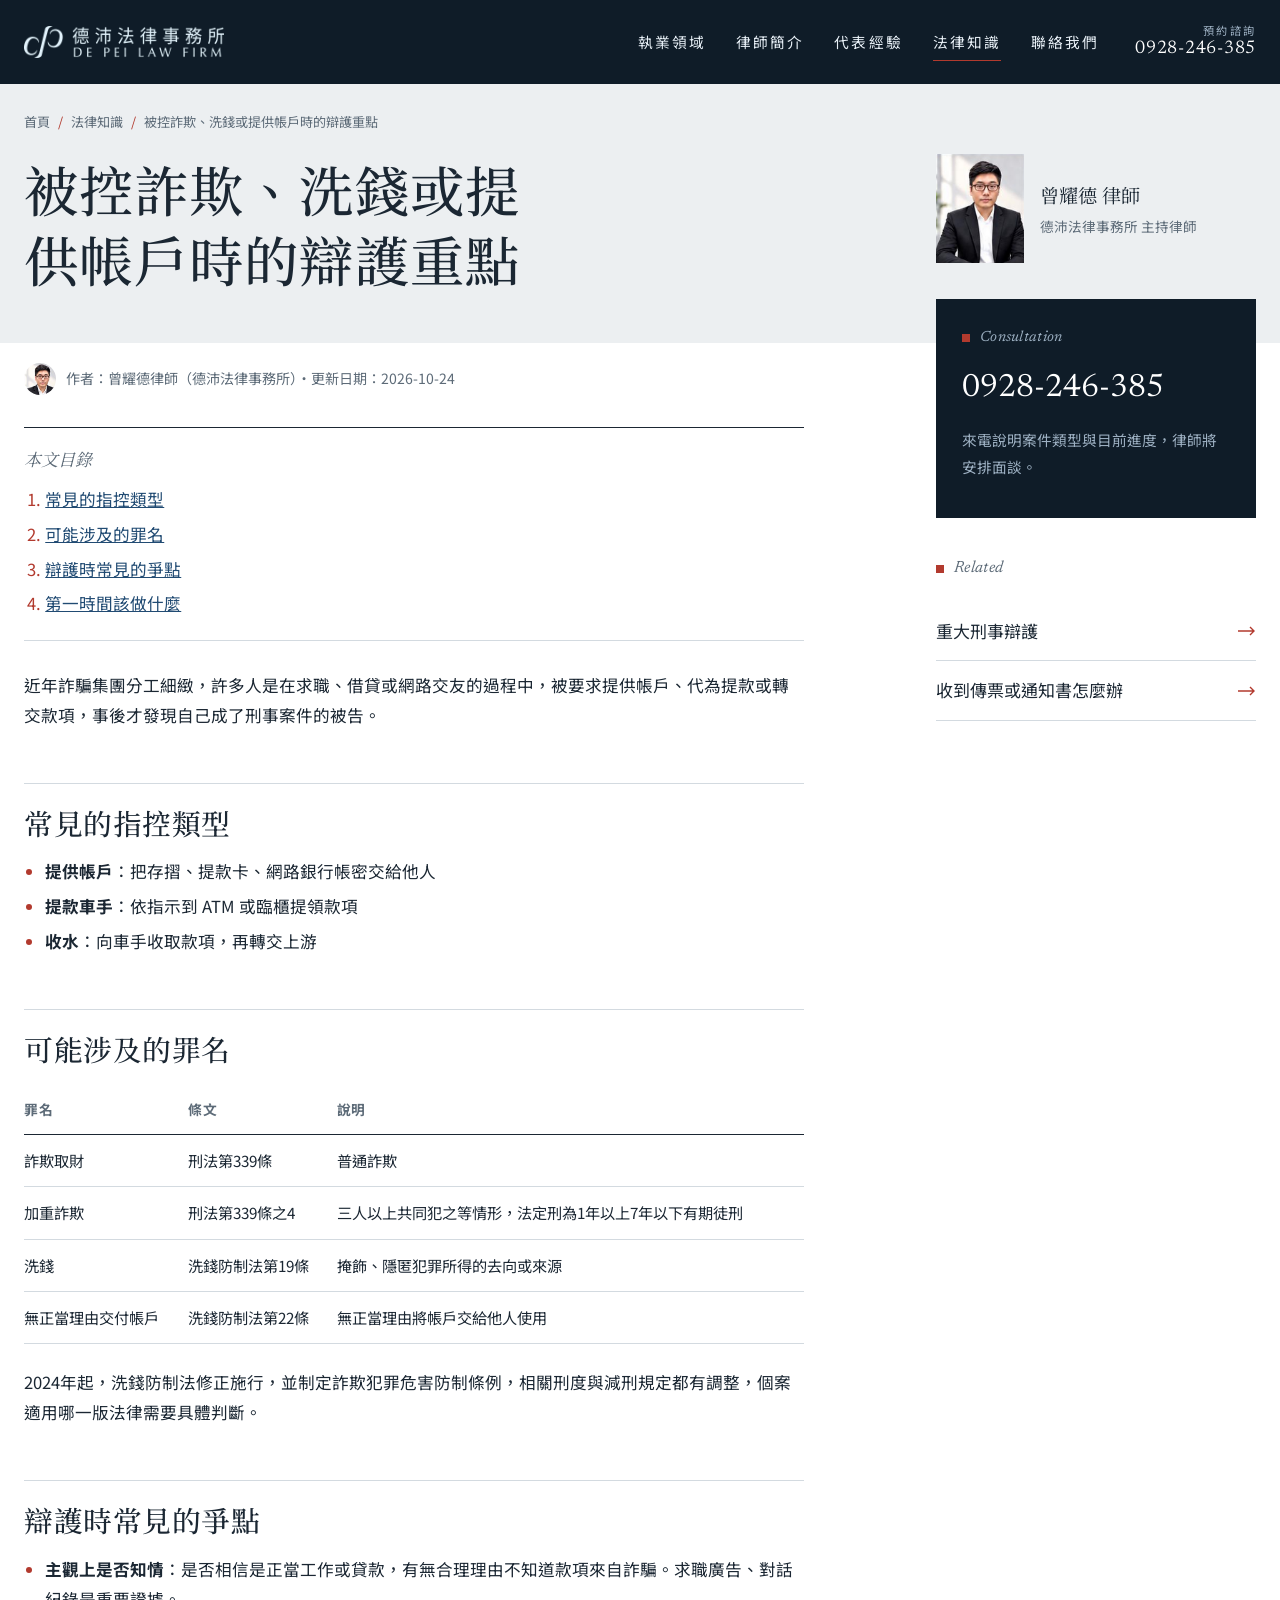
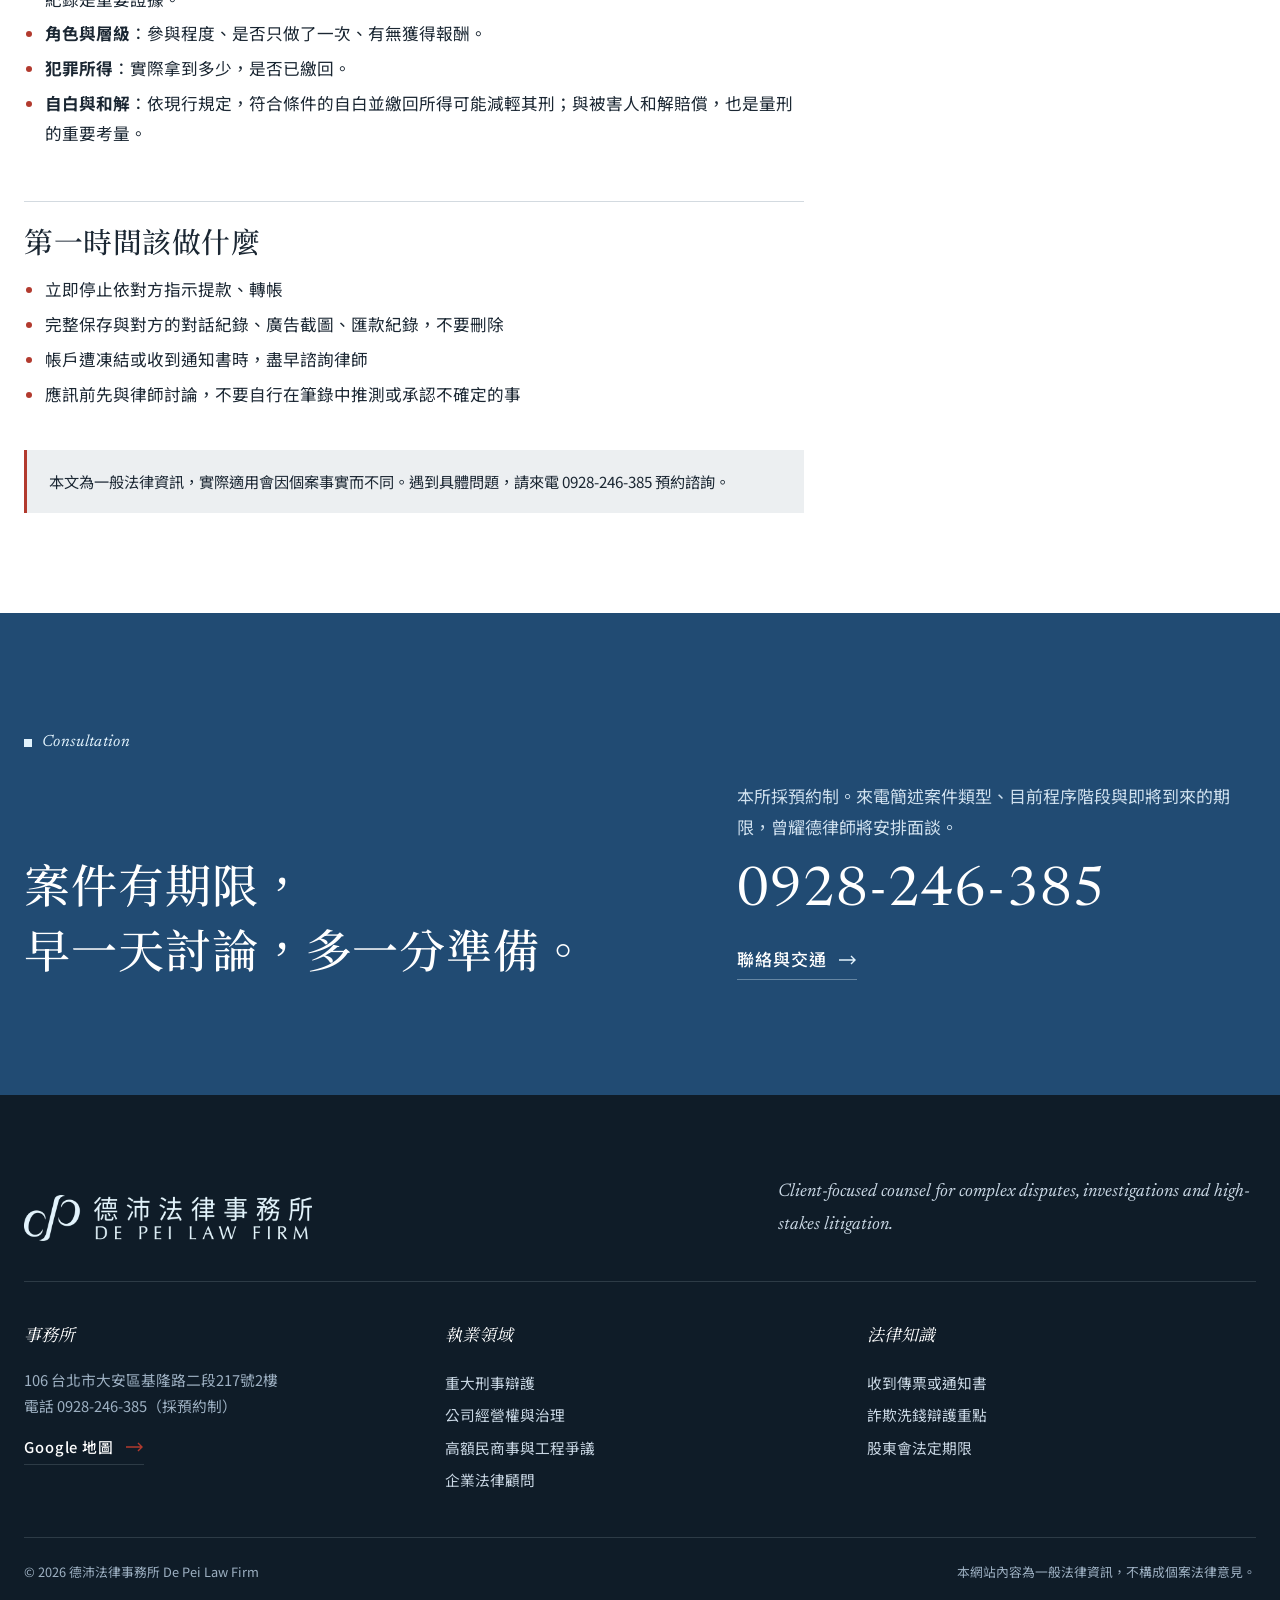
<file: 德沛法律事務所網站_新版/fraud-money-laundering.html>
<!doctype html>
<html lang="zh-Hant-TW">
<head>
<meta charset="utf-8">
<meta name="viewport" content="width=device-width, initial-scale=1, viewport-fit=cover">
<title>被控詐欺、洗錢、提供帳戶、車手、收水怎麼辦？辯護重點｜曾耀德律師</title>
<meta name="description" content="因提供帳戶、提款或收取款項而被控加重詐欺、洗錢時，常見爭點包括主觀是否知情、角色層級、犯罪所得與和解。曾耀德律師說明第一時間該做的事。">
<meta name="robots" content="index,follow">
<link rel="canonical" href="https://YOUR-DOMAIN/fraud-money-laundering.html">
<link rel="icon" type="image/png" href="favicon.png">
<meta property="og:type" content="website"><meta property="og:locale" content="zh_TW">
<meta property="og:site_name" content="德沛法律事務所｜曾耀德律師">
<meta property="og:title" content="被控詐欺、洗錢、提供帳戶、車手、收水怎麼辦？辯護重點｜曾耀德律師"><meta property="og:description" content="因提供帳戶、提款或收取款項而被控加重詐欺、洗錢時，常見爭點包括主觀是否知情、角色層級、犯罪所得與和解。曾耀德律師說明第一時間該做的事。"><meta property="og:url" content="https://YOUR-DOMAIN/fraud-money-laundering.html">
<meta property="og:image" content="https://YOUR-DOMAIN/og-banner.jpg"><meta name="twitter:card" content="summary_large_image">
<script type="application/ld+json">{"@context": "https://schema.org", "@graph": [{"@type": "Article", "headline": "被控詐欺、洗錢或提供帳戶時的辯護重點", "description": "因提供帳戶、提款或收取款項而被控加重詐欺、洗錢時，常見爭點包括主觀是否知情、角色層級、犯罪所得與和解。曾耀德律師說明第一時間該做的事。", "datePublished": "2026-10-24", "dateModified": "2026-10-24", "image": "https://YOUR-DOMAIN/og-banner.jpg", "author": {"@id": "https://YOUR-DOMAIN/#attorney"}, "publisher": {"@id": "https://YOUR-DOMAIN/#firm"}, "inLanguage": "zh-Hant-TW", "mainEntityOfPage": "https://YOUR-DOMAIN/fraud-money-laundering.html"}, {"@type": "BreadcrumbList", "itemListElement": [{"@type": "ListItem", "position": 1, "name": "首頁", "item": "https://YOUR-DOMAIN/index.html"}, {"@type": "ListItem", "position": 2, "name": "法律知識", "item": "https://YOUR-DOMAIN/knowledge.html"}, {"@type": "ListItem", "position": 3, "name": "被控詐欺、洗錢或提供帳戶時的辯護重點", "item": "https://YOUR-DOMAIN/fraud-money-laundering.html"}]}, {"@type": ["LegalService", "LocalBusiness"], "@id": "https://YOUR-DOMAIN/#firm", "name": "德沛法律事務所", "alternateName": ["De Pei Law Firm", "曾耀德律師"], "url": "https://YOUR-DOMAIN/", "logo": "https://YOUR-DOMAIN/logo-navy.png", "image": "https://YOUR-DOMAIN/og-banner.jpg", "telephone": "+886-928-246-385", "foundingDate": "2025-10", "address": {"@type": "PostalAddress", "streetAddress": "基隆路二段217號2樓", "addressLocality": "大安區", "addressRegion": "臺北市", "postalCode": "106", "addressCountry": "TW"}, "areaServed": ["臺北市", "新北市", "桃園市", "基隆市", "新竹縣", "新竹市"], "knowsAbout": ["刑事辯護", "偵查陪同", "詐欺", "洗錢", "政府採購", "公司經營權", "股東會", "董事會", "董事責任", "營建工程爭議", "遺產繼承", "企業法律顧問"], "founder": {"@id": "https://YOUR-DOMAIN/#attorney"}}, {"@type": "Person", "@id": "https://YOUR-DOMAIN/#attorney", "name": "曾耀德", "alternateName": ["Y.T. Tseng", "Tseng Yao Te"], "jobTitle": "主持律師", "image": "https://YOUR-DOMAIN/portrait.jpg", "worksFor": {"@id": "https://YOUR-DOMAIN/#firm"}, "url": "https://YOUR-DOMAIN/about.html", "alumniOf": [{"@type": "CollegeOrUniversity", "name": "東吳大學"}, {"@type": "CollegeOrUniversity", "name": "國立中正大學"}], "hasCredential": {"@type": "EducationalOccupationalCredential", "credentialCategory": "中華民國律師高考及格"}}]}</script>
<link rel="preconnect" href="https://fonts.googleapis.com"><link rel="preconnect" href="https://fonts.gstatic.com" crossorigin>
<link rel="stylesheet" href="https://fonts.googleapis.com/css2?family=Newsreader:ital,opsz,wght@0,6..72,400;0,6..72,500;1,6..72,400&family=Noto+Serif+TC:wght@400;500;700&family=Noto+Sans+TC:wght@400;500;700&display=swap">
<link rel="stylesheet" href="style.css">
</head>
<body>
<a class="skip" href="#main">跳到主要內容</a>
<header class="hd" id="banner">
  <div class="hd-in">
    <a class="hd-logo" href="index.html"><img src="logo-pale.png" alt="德沛法律事務所 De Pei Law Firm" width="900" height="145"></a>
    <nav class="hd-nav" aria-label="主要導覽"><a href="criminal.html">執業領域</a><a href="about.html">律師簡介</a><a href="about.html#cases">代表經驗</a><a href="knowledge.html" aria-current="page">法律知識</a><a href="contact.html">聯絡我們</a></nav>
    <a class="hd-call" href="tel:+886928246385"><span>預約諮詢</span>0928-246-385</a>
    <button class="hd-menu" id="menu-btn" type="button" aria-expanded="false" aria-controls="drawer"><span class="lbl">選單</span><i></i></button>
  </div>
  <nav class="sheet" id="drawer" hidden aria-label="網站選單"><div class="sheet-in">
    <div class="sheet-main"><a href="criminal.html">執業領域</a><a href="about.html">律師簡介</a><a href="about.html#cases">代表經驗</a><a href="knowledge.html">法律知識</a><a href="contact.html">聯絡我們</a></div>
    <div class="sheet-sub"><p>執業領域</p><a href="criminal.html">重大刑事辯護</a><a href="governance.html">公司經營權與治理</a><a href="civil.html">高額民商事與工程爭議</a><a href="corporate.html">企業法律顧問</a></div>
    <div class="sheet-call"><p>預約諮詢</p><a href="tel:+886928246385">0928-246-385</a><span>106 台北市大安區基隆路二段217號2樓</span></div>
  </div></nav>
</header>
<main id="main"><nav class="crumbs wrap" aria-label="麵包屑"><ol><li><a href="index.html">首頁</a></li><li><a href="knowledge.html">法律知識</a></li><li aria-current="page">被控詐欺、洗錢或提供帳戶時的辯護重點</li></ol></nav>
<div class="wrap page"><article class="article">
  <p class="kicker">刑事・詐欺洗錢</p><h1>被控詐欺、洗錢或提供帳戶時的辯護重點</h1>
  <p class="meta"><img src="avatar.jpg" alt="" width="480" height="480">作者：曾耀德律師（德沛法律事務所）・更新日期：2026-10-24</p>
  <nav class="toc" aria-label="本文目錄"><b>本文目錄</b><ol><li><a href="#f1">常見的指控類型</a></li><li><a href="#f2">可能涉及的罪名</a></li><li><a href="#f3">辯護時常見的爭點</a></li><li><a href="#f4">第一時間該做什麼</a></li></ol></nav>
  <p>近年詐騙集團分工細緻，許多人是在求職、借貸或網路交友的過程中，被要求提供帳戶、代為提款或轉交款項，事後才發現自己成了刑事案件的被告。</p>
<h2 id="f1">常見的指控類型</h2>
<ul><li><strong>提供帳戶</strong>：把存摺、提款卡、網路銀行帳密交給他人</li><li><strong>提款車手</strong>：依指示到 ATM 或臨櫃提領款項</li><li><strong>收水</strong>：向車手收取款項，再轉交上游</li></ul>
<h2 id="f2">可能涉及的罪名</h2>
<div class="table-wrap"><table><thead><tr><th>罪名</th><th>條文</th><th>說明</th></tr></thead><tbody>
<tr><td>詐欺取財</td><td>刑法第339條</td><td>普通詐欺</td></tr>
<tr><td>加重詐欺</td><td>刑法第339條之4</td><td>三人以上共同犯之等情形，法定刑為1年以上7年以下有期徒刑</td></tr>
<tr><td>洗錢</td><td>洗錢防制法第19條</td><td>掩飾、隱匿犯罪所得的去向或來源</td></tr>
<tr><td>無正當理由交付帳戶</td><td>洗錢防制法第22條</td><td>無正當理由將帳戶交給他人使用</td></tr>
</tbody></table></div>
<p>2024年起，洗錢防制法修正施行，並制定詐欺犯罪危害防制條例，相關刑度與減刑規定都有調整，個案適用哪一版法律需要具體判斷。</p>
<h2 id="f3">辯護時常見的爭點</h2>
<ul><li><strong>主觀上是否知情</strong>：是否相信是正當工作或貸款，有無合理理由不知道款項來自詐騙。求職廣告、對話紀錄是重要證據。</li><li><strong>角色與層級</strong>：參與程度、是否只做了一次、有無獲得報酬。</li><li><strong>犯罪所得</strong>：實際拿到多少，是否已繳回。</li><li><strong>自白與和解</strong>：依現行規定，符合條件的自白並繳回所得可能減輕其刑；與被害人和解賠償，也是量刑的重要考量。</li></ul>
<h2 id="f4">第一時間該做什麼</h2>
<ul><li>立即停止依對方指示提款、轉帳</li><li>完整保存與對方的對話紀錄、廣告截圖、匯款紀錄，不要刪除</li><li>帳戶遭凍結或收到通知書時，盡早諮詢律師</li><li>應訊前先與律師討論，不要自行在筆錄中推測或承認不確定的事</li></ul>
  <div class="note"><p>本文為一般法律資訊，實際適用會因個案事實而不同。遇到具體問題，請來電 0928-246-385 預約諮詢。</p></div>
</article><aside class="side">
  <div class="side-card"><img src="portrait.jpg" alt="曾耀德律師" width="489" height="609"><div><p class="side-name">曾耀德 律師</p><p class="side-role">德沛法律事務所 主持律師</p></div></div>
  <div class="side-call"><p class="eyebrow">Consultation</p><a class="tel-mid" href="tel:+886928246385">0928-246-385</a><p>來電說明案件類型與目前進度，律師將安排面談。</p><a class="lnk" data-line hidden href="#">LINE 預約 <svg class="arr" viewBox="0 0 18 10" aria-hidden="true"><path d="M0 5h16M12 1l4 4-4 4" fill="none" stroke="currentColor" stroke-width="1.4"/></svg></a></div>
  <nav class="side-rel" aria-label="延伸閱讀"><p class="eyebrow">Related</p><a href="criminal.html">重大刑事辯護 <svg class="arr" viewBox="0 0 18 10" aria-hidden="true"><path d="M0 5h16M12 1l4 4-4 4" fill="none" stroke="currentColor" stroke-width="1.4"/></svg></a><a href="summons.html">收到傳票或通知書怎麼辦 <svg class="arr" viewBox="0 0 18 10" aria-hidden="true"><path d="M0 5h16M12 1l4 4-4 4" fill="none" stroke="currentColor" stroke-width="1.4"/></svg></a></nav>
</aside></div><section class="cta-band"><div class="w cta-in">
  <p class="eyebrow">Consultation</p>
  <h2>案件有期限，<br>早一天討論，多一分準備。</h2>
  <div class="cta-side"><p>本所採預約制。來電簡述案件類型、目前程序階段與即將到來的期限，曾耀德律師將安排面談。</p>
  <a class="tel-big" href="tel:+886928246385">0928-246-385</a>
  <div class="cta-acts"><a class="lnk" href="contact.html">聯絡與交通 <svg class="arr" viewBox="0 0 18 10" aria-hidden="true"><path d="M0 5h16M12 1l4 4-4 4" fill="none" stroke="currentColor" stroke-width="1.4"/></svg></a><a class="lnk" data-line hidden href="#">LINE 預約 <svg class="arr" viewBox="0 0 18 10" aria-hidden="true"><path d="M0 5h16M12 1l4 4-4 4" fill="none" stroke="currentColor" stroke-width="1.4"/></svg></a></div></div>
</div></section></main><footer class="ft"><div class="w">
  <div class="ft-top">
    <img src="logo-pale.png" alt="德沛法律事務所 De Pei Law Firm" width="900" height="145">
    <p class="ft-tag">Client-focused counsel for complex disputes, investigations and high-stakes litigation.</p>
  </div>
  <div class="ft-cols">
    <div><p class="ft-h">事務所</p><p>106 台北市大安區基隆路二段217號2樓<br>電話 0928-246-385（採預約制）</p><a class="lnk" href="https://www.google.com/maps/search/?api=1&query=%E5%8F%B0%E5%8C%97%E5%B8%82%E5%A4%A7%E5%AE%89%E5%8D%80%E5%9F%BA%E9%9A%86%E8%B7%AF%E4%BA%8C%E6%AE%B5217%E8%99%9F" target="_blank" rel="noopener">Google 地圖 <svg class="arr" viewBox="0 0 18 10" aria-hidden="true"><path d="M0 5h16M12 1l4 4-4 4" fill="none" stroke="currentColor" stroke-width="1.4"/></svg></a></div>
    <div><p class="ft-h">執業領域</p><a href="criminal.html">重大刑事辯護</a><a href="governance.html">公司經營權與治理</a><a href="civil.html">高額民商事與工程爭議</a><a href="corporate.html">企業法律顧問</a></div>
    <div><p class="ft-h">法律知識</p><a href="summons.html">收到傳票或通知書</a><a href="fraud-money-laundering.html">詐欺洗錢辯護重點</a><a href="shareholder-meeting.html">股東會法定期限</a></div>
  </div>
  <div class="ft-legal"><span>© 2026 德沛法律事務所 De Pei Law Firm</span><span>本網站內容為一般法律資訊，不構成個案法律意見。</span></div>
</div></footer>
<nav class="mbar" aria-label="快速聯絡"><a href="tel:+886928246385">撥打電話　0928-246-385</a><a data-line hidden href="#">LINE</a></nav>
<script src="site.js"></script>
</body>
</html>
</file>
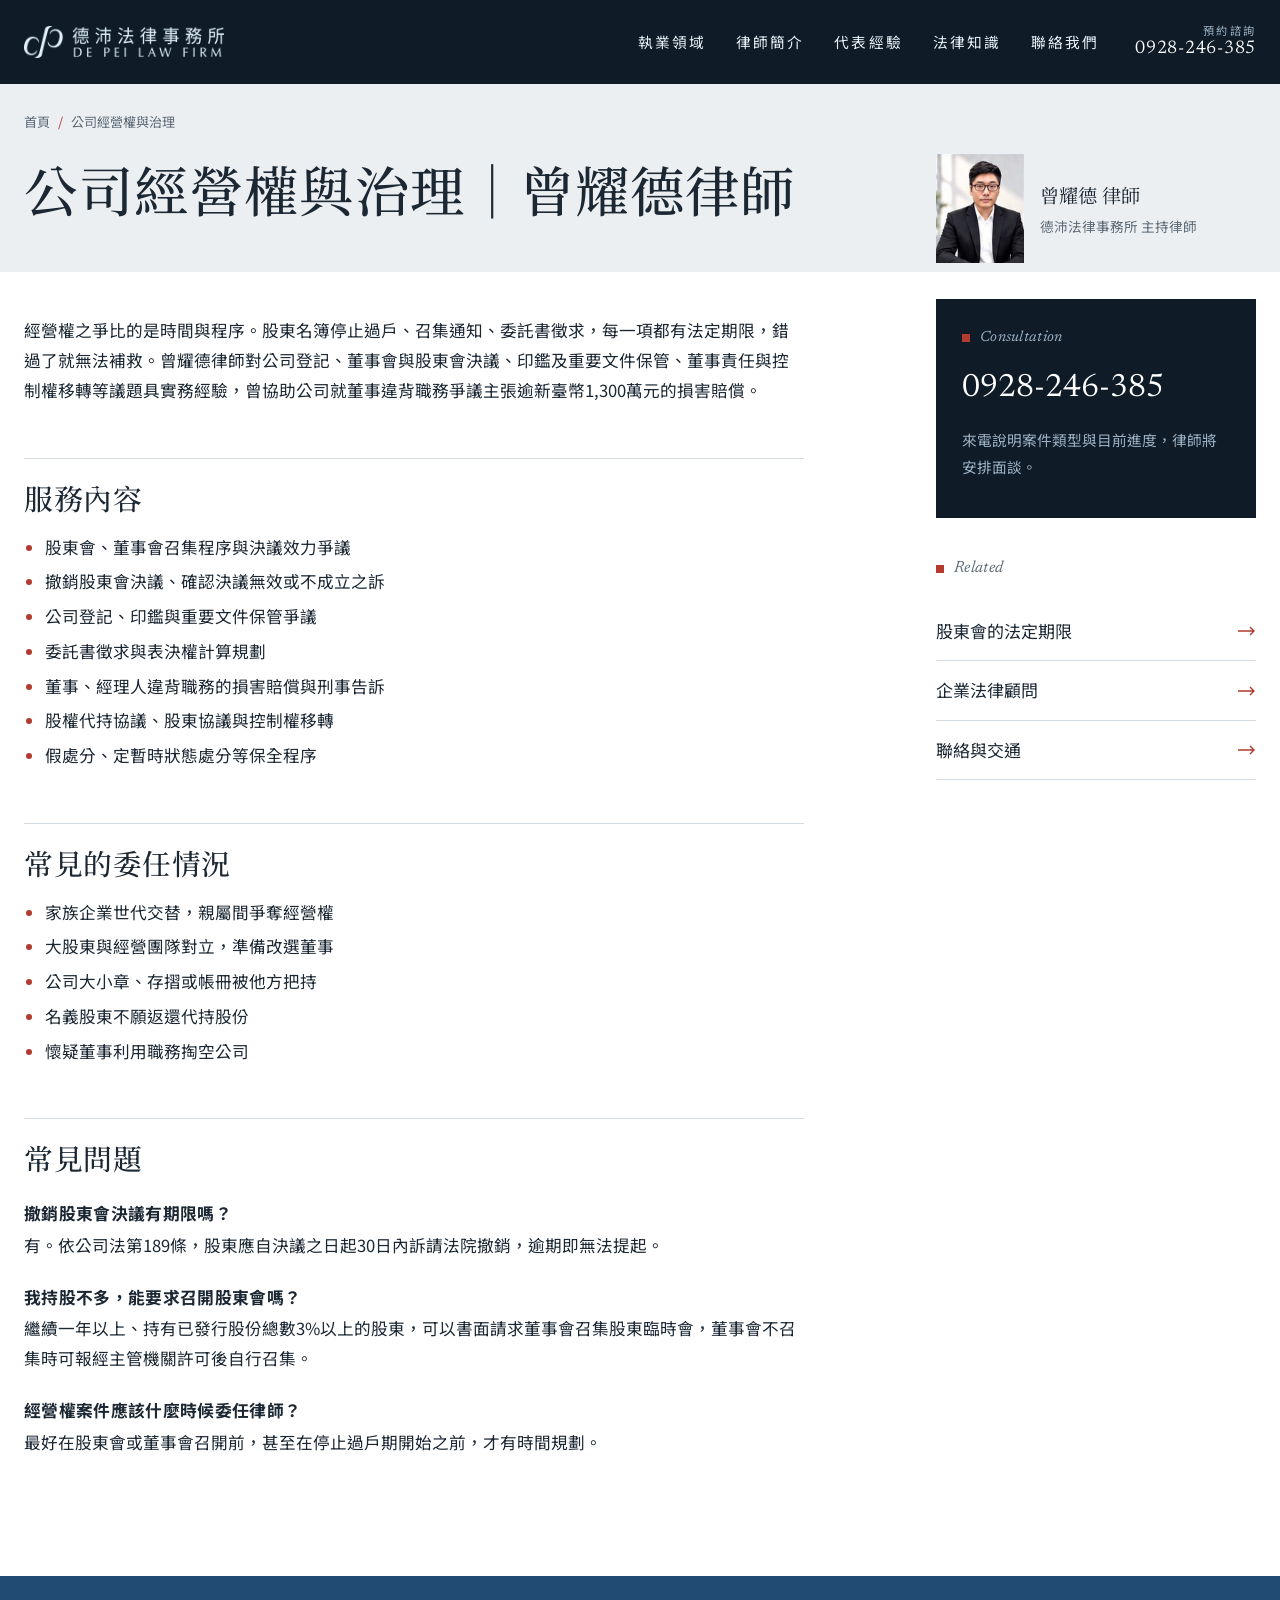
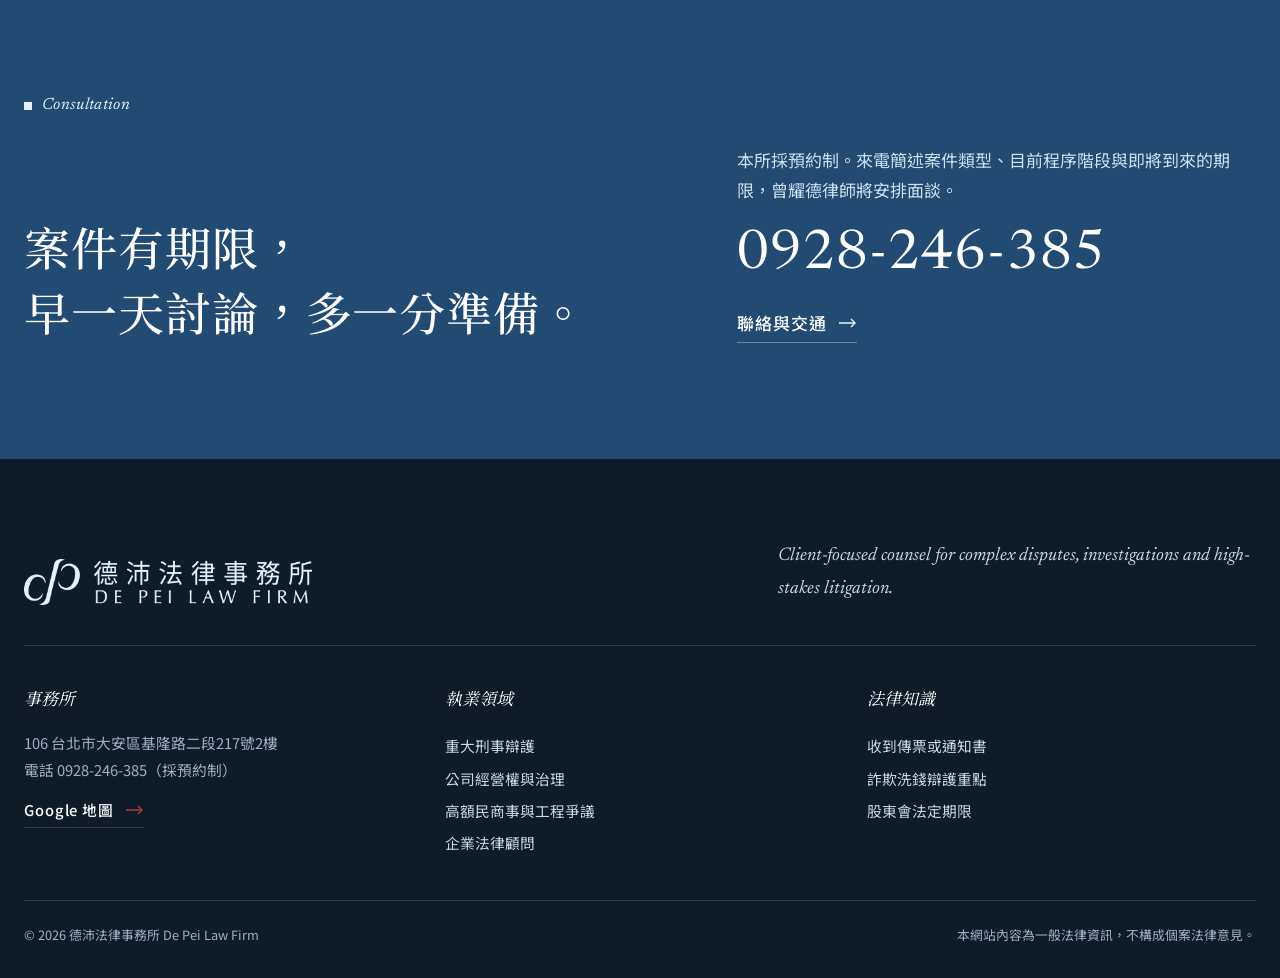
<file: 德沛法律事務所網站_新版/governance.html>
<!doctype html>
<html lang="zh-Hant-TW">
<head>
<meta charset="utf-8">
<meta name="viewport" content="width=device-width, initial-scale=1, viewport-fit=cover">
<title>公司經營權律師｜股東會・董事會・董事責任・控制權｜曾耀德律師</title>
<meta name="description" content="曾耀德律師承辦公司經營權與治理爭議：股東會與董事會決議、公司登記、印鑑與重要文件保管、董事責任、控制權移轉與股權代持。電話 0928-246-385。">
<meta name="robots" content="index,follow">
<link rel="canonical" href="https://YOUR-DOMAIN/governance.html">
<link rel="icon" type="image/png" href="favicon.png">
<meta property="og:type" content="website"><meta property="og:locale" content="zh_TW">
<meta property="og:site_name" content="德沛法律事務所｜曾耀德律師">
<meta property="og:title" content="公司經營權律師｜股東會・董事會・董事責任・控制權｜曾耀德律師"><meta property="og:description" content="曾耀德律師承辦公司經營權與治理爭議：股東會與董事會決議、公司登記、印鑑與重要文件保管、董事責任、控制權移轉與股權代持。電話 0928-246-385。"><meta property="og:url" content="https://YOUR-DOMAIN/governance.html">
<meta property="og:image" content="https://YOUR-DOMAIN/og-banner.jpg"><meta name="twitter:card" content="summary_large_image">
<script type="application/ld+json">{"@context": "https://schema.org", "@graph": [{"@type": "Service", "name": "公司經營權與治理", "provider": {"@id": "https://YOUR-DOMAIN/#firm"}, "areaServed": "臺灣", "url": "https://YOUR-DOMAIN/governance.html"}, {"@type": "BreadcrumbList", "itemListElement": [{"@type": "ListItem", "position": 1, "name": "首頁", "item": "https://YOUR-DOMAIN/index.html"}, {"@type": "ListItem", "position": 2, "name": "公司經營權與治理", "item": "https://YOUR-DOMAIN/governance.html"}]}, {"@type": "FAQPage", "mainEntity": [{"@type": "Question", "name": "撤銷股東會決議有期限嗎？", "acceptedAnswer": {"@type": "Answer", "text": "有。依公司法第189條，股東應自決議之日起30日內訴請法院撤銷，逾期即無法提起。"}}, {"@type": "Question", "name": "我持股不多，能要求召開股東會嗎？", "acceptedAnswer": {"@type": "Answer", "text": "繼續一年以上、持有已發行股份總數3%以上的股東，可以書面請求董事會召集股東臨時會，董事會不召集時可報經主管機關許可後自行召集。"}}, {"@type": "Question", "name": "經營權案件應該什麼時候委任律師？", "acceptedAnswer": {"@type": "Answer", "text": "最好在股東會或董事會召開前，甚至在停止過戶期開始之前，才有時間規劃。"}}]}, {"@type": ["LegalService", "LocalBusiness"], "@id": "https://YOUR-DOMAIN/#firm", "name": "德沛法律事務所", "alternateName": ["De Pei Law Firm", "曾耀德律師"], "url": "https://YOUR-DOMAIN/", "logo": "https://YOUR-DOMAIN/logo-navy.png", "image": "https://YOUR-DOMAIN/og-banner.jpg", "telephone": "+886-928-246-385", "foundingDate": "2025-10", "address": {"@type": "PostalAddress", "streetAddress": "基隆路二段217號2樓", "addressLocality": "大安區", "addressRegion": "臺北市", "postalCode": "106", "addressCountry": "TW"}, "areaServed": ["臺北市", "新北市", "桃園市", "基隆市", "新竹縣", "新竹市"], "knowsAbout": ["刑事辯護", "偵查陪同", "詐欺", "洗錢", "政府採購", "公司經營權", "股東會", "董事會", "董事責任", "營建工程爭議", "遺產繼承", "企業法律顧問"], "founder": {"@id": "https://YOUR-DOMAIN/#attorney"}}, {"@type": "Person", "@id": "https://YOUR-DOMAIN/#attorney", "name": "曾耀德", "alternateName": ["Y.T. Tseng", "Tseng Yao Te"], "jobTitle": "主持律師", "image": "https://YOUR-DOMAIN/portrait.jpg", "worksFor": {"@id": "https://YOUR-DOMAIN/#firm"}, "url": "https://YOUR-DOMAIN/about.html", "alumniOf": [{"@type": "CollegeOrUniversity", "name": "東吳大學"}, {"@type": "CollegeOrUniversity", "name": "國立中正大學"}], "hasCredential": {"@type": "EducationalOccupationalCredential", "credentialCategory": "中華民國律師高考及格"}}]}</script>
<link rel="preconnect" href="https://fonts.googleapis.com"><link rel="preconnect" href="https://fonts.gstatic.com" crossorigin>
<link rel="stylesheet" href="https://fonts.googleapis.com/css2?family=Newsreader:ital,opsz,wght@0,6..72,400;0,6..72,500;1,6..72,400&family=Noto+Serif+TC:wght@400;500;700&family=Noto+Sans+TC:wght@400;500;700&display=swap">
<link rel="stylesheet" href="style.css">
</head>
<body>
<a class="skip" href="#main">跳到主要內容</a>
<header class="hd" id="banner">
  <div class="hd-in">
    <a class="hd-logo" href="index.html"><img src="logo-pale.png" alt="德沛法律事務所 De Pei Law Firm" width="900" height="145"></a>
    <nav class="hd-nav" aria-label="主要導覽"><a href="criminal.html">執業領域</a><a href="about.html">律師簡介</a><a href="about.html#cases">代表經驗</a><a href="knowledge.html">法律知識</a><a href="contact.html">聯絡我們</a></nav>
    <a class="hd-call" href="tel:+886928246385"><span>預約諮詢</span>0928-246-385</a>
    <button class="hd-menu" id="menu-btn" type="button" aria-expanded="false" aria-controls="drawer"><span class="lbl">選單</span><i></i></button>
  </div>
  <nav class="sheet" id="drawer" hidden aria-label="網站選單"><div class="sheet-in">
    <div class="sheet-main"><a href="criminal.html">執業領域</a><a href="about.html">律師簡介</a><a href="about.html#cases">代表經驗</a><a href="knowledge.html">法律知識</a><a href="contact.html">聯絡我們</a></div>
    <div class="sheet-sub"><p>執業領域</p><a href="criminal.html">重大刑事辯護</a><a href="governance.html">公司經營權與治理</a><a href="civil.html">高額民商事與工程爭議</a><a href="corporate.html">企業法律顧問</a></div>
    <div class="sheet-call"><p>預約諮詢</p><a href="tel:+886928246385">0928-246-385</a><span>106 台北市大安區基隆路二段217號2樓</span></div>
  </div></nav>
</header>
<main id="main"><nav class="crumbs wrap" aria-label="麵包屑"><ol><li><a href="index.html">首頁</a></li><li aria-current="page">公司經營權與治理</li></ol></nav>
<div class="wrap page"><article class="article">
  <p class="kicker">Practice Area</p><h1>公司經營權與治理｜曾耀德律師</h1>
  <p>經營權之爭比的是時間與程序。股東名簿停止過戶、召集通知、委託書徵求，每一項都有法定期限，錯過了就無法補救。曾耀德律師對公司登記、董事會與股東會決議、印鑑及重要文件保管、董事責任與控制權移轉等議題具實務經驗，曾協助公司就董事違背職務爭議主張逾新臺幣1,300萬元的損害賠償。</p>
  <h2>服務內容</h2><ul><li>股東會、董事會召集程序與決議效力爭議</li><li>撤銷股東會決議、確認決議無效或不成立之訴</li><li>公司登記、印鑑與重要文件保管爭議</li><li>委託書徵求與表決權計算規劃</li><li>董事、經理人違背職務的損害賠償與刑事告訴</li><li>股權代持協議、股東協議與控制權移轉</li><li>假處分、定暫時狀態處分等保全程序</li></ul>
  <h2>常見的委任情況</h2><ul><li>家族企業世代交替，親屬間爭奪經營權</li><li>大股東與經營團隊對立，準備改選董事</li><li>公司大小章、存摺或帳冊被他方把持</li><li>名義股東不願返還代持股份</li><li>懷疑董事利用職務掏空公司</li></ul>
  <h2>常見問題</h2><h3>撤銷股東會決議有期限嗎？</h3><p>有。依公司法第189條，股東應自決議之日起30日內訴請法院撤銷，逾期即無法提起。</p><h3>我持股不多，能要求召開股東會嗎？</h3><p>繼續一年以上、持有已發行股份總數3%以上的股東，可以書面請求董事會召集股東臨時會，董事會不召集時可報經主管機關許可後自行召集。</p><h3>經營權案件應該什麼時候委任律師？</h3><p>最好在股東會或董事會召開前，甚至在停止過戶期開始之前，才有時間規劃。</p>
</article><aside class="side">
  <div class="side-card"><img src="portrait.jpg" alt="曾耀德律師" width="489" height="609"><div><p class="side-name">曾耀德 律師</p><p class="side-role">德沛法律事務所 主持律師</p></div></div>
  <div class="side-call"><p class="eyebrow">Consultation</p><a class="tel-mid" href="tel:+886928246385">0928-246-385</a><p>來電說明案件類型與目前進度，律師將安排面談。</p><a class="lnk" data-line hidden href="#">LINE 預約 <svg class="arr" viewBox="0 0 18 10" aria-hidden="true"><path d="M0 5h16M12 1l4 4-4 4" fill="none" stroke="currentColor" stroke-width="1.4"/></svg></a></div>
  <nav class="side-rel" aria-label="延伸閱讀"><p class="eyebrow">Related</p><a href="shareholder-meeting.html">股東會的法定期限 <svg class="arr" viewBox="0 0 18 10" aria-hidden="true"><path d="M0 5h16M12 1l4 4-4 4" fill="none" stroke="currentColor" stroke-width="1.4"/></svg></a><a href="corporate.html">企業法律顧問 <svg class="arr" viewBox="0 0 18 10" aria-hidden="true"><path d="M0 5h16M12 1l4 4-4 4" fill="none" stroke="currentColor" stroke-width="1.4"/></svg></a><a href="contact.html">聯絡與交通 <svg class="arr" viewBox="0 0 18 10" aria-hidden="true"><path d="M0 5h16M12 1l4 4-4 4" fill="none" stroke="currentColor" stroke-width="1.4"/></svg></a></nav>
</aside></div><section class="cta-band"><div class="w cta-in">
  <p class="eyebrow">Consultation</p>
  <h2>案件有期限，<br>早一天討論，多一分準備。</h2>
  <div class="cta-side"><p>本所採預約制。來電簡述案件類型、目前程序階段與即將到來的期限，曾耀德律師將安排面談。</p>
  <a class="tel-big" href="tel:+886928246385">0928-246-385</a>
  <div class="cta-acts"><a class="lnk" href="contact.html">聯絡與交通 <svg class="arr" viewBox="0 0 18 10" aria-hidden="true"><path d="M0 5h16M12 1l4 4-4 4" fill="none" stroke="currentColor" stroke-width="1.4"/></svg></a><a class="lnk" data-line hidden href="#">LINE 預約 <svg class="arr" viewBox="0 0 18 10" aria-hidden="true"><path d="M0 5h16M12 1l4 4-4 4" fill="none" stroke="currentColor" stroke-width="1.4"/></svg></a></div></div>
</div></section></main><footer class="ft"><div class="w">
  <div class="ft-top">
    <img src="logo-pale.png" alt="德沛法律事務所 De Pei Law Firm" width="900" height="145">
    <p class="ft-tag">Client-focused counsel for complex disputes, investigations and high-stakes litigation.</p>
  </div>
  <div class="ft-cols">
    <div><p class="ft-h">事務所</p><p>106 台北市大安區基隆路二段217號2樓<br>電話 0928-246-385（採預約制）</p><a class="lnk" href="https://www.google.com/maps/search/?api=1&query=%E5%8F%B0%E5%8C%97%E5%B8%82%E5%A4%A7%E5%AE%89%E5%8D%80%E5%9F%BA%E9%9A%86%E8%B7%AF%E4%BA%8C%E6%AE%B5217%E8%99%9F" target="_blank" rel="noopener">Google 地圖 <svg class="arr" viewBox="0 0 18 10" aria-hidden="true"><path d="M0 5h16M12 1l4 4-4 4" fill="none" stroke="currentColor" stroke-width="1.4"/></svg></a></div>
    <div><p class="ft-h">執業領域</p><a href="criminal.html">重大刑事辯護</a><a href="governance.html">公司經營權與治理</a><a href="civil.html">高額民商事與工程爭議</a><a href="corporate.html">企業法律顧問</a></div>
    <div><p class="ft-h">法律知識</p><a href="summons.html">收到傳票或通知書</a><a href="fraud-money-laundering.html">詐欺洗錢辯護重點</a><a href="shareholder-meeting.html">股東會法定期限</a></div>
  </div>
  <div class="ft-legal"><span>© 2026 德沛法律事務所 De Pei Law Firm</span><span>本網站內容為一般法律資訊，不構成個案法律意見。</span></div>
</div></footer>
<nav class="mbar" aria-label="快速聯絡"><a href="tel:+886928246385">撥打電話　0928-246-385</a><a data-line hidden href="#">LINE</a></nav>
<script src="site.js"></script>
</body>
</html>
</file>
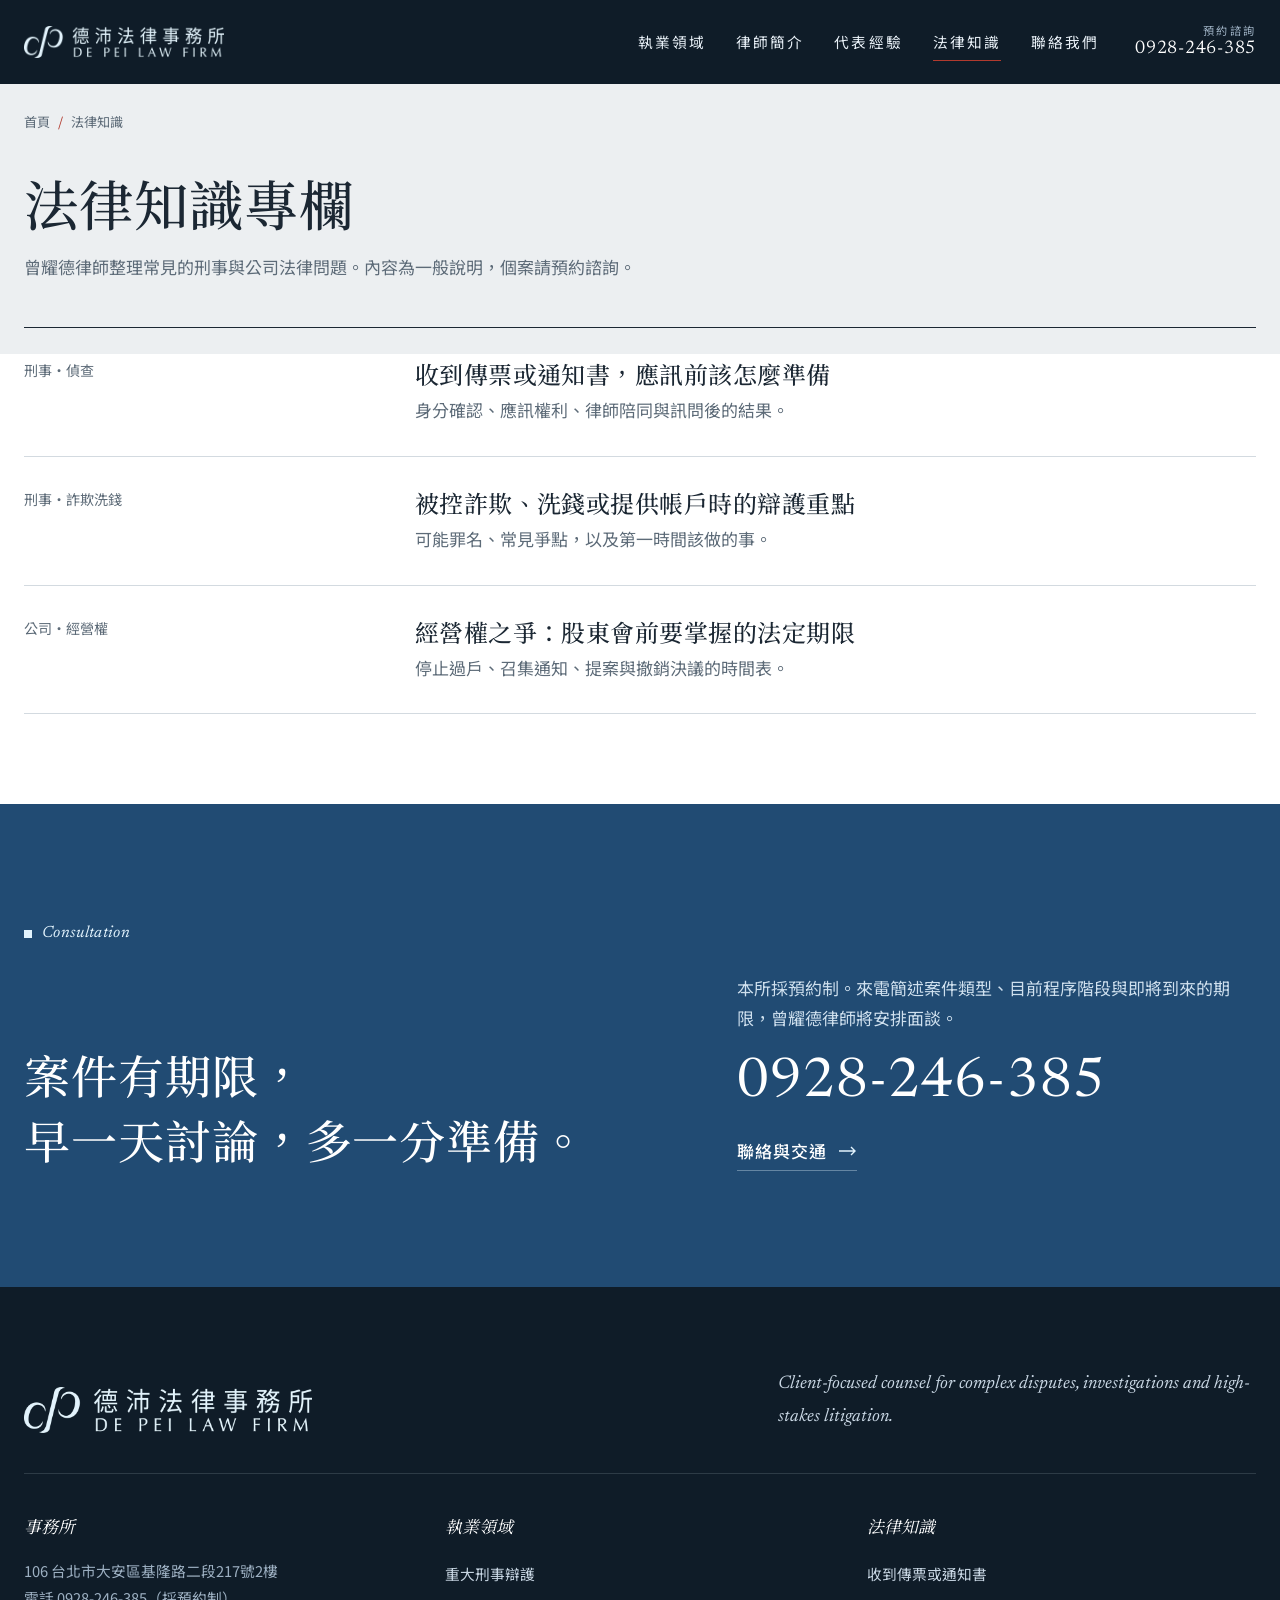
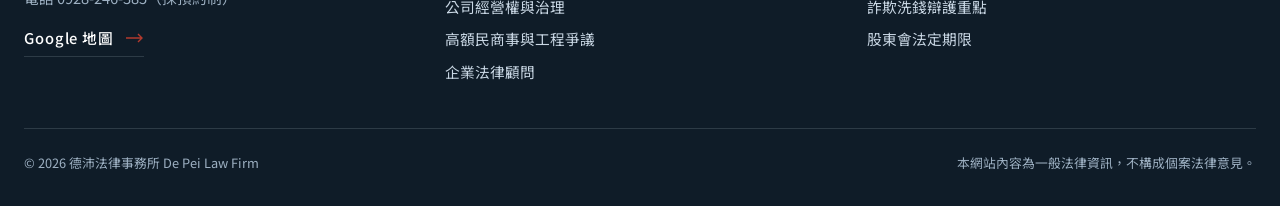
<file: 德沛法律事務所網站_新版/knowledge.html>
<!doctype html>
<html lang="zh-Hant-TW">
<head>
<meta charset="utf-8">
<meta name="viewport" content="width=device-width, initial-scale=1, viewport-fit=cover">
<title>法律知識專欄｜刑事・公司經營權｜曾耀德律師</title>
<meta name="description" content="曾耀德律師的法律知識專欄：收到傳票怎麼辦、詐欺洗錢辯護重點、經營權之爭的股東會期限。">
<meta name="robots" content="index,follow">
<link rel="canonical" href="https://YOUR-DOMAIN/knowledge.html">
<link rel="icon" type="image/png" href="favicon.png">
<meta property="og:type" content="website"><meta property="og:locale" content="zh_TW">
<meta property="og:site_name" content="德沛法律事務所｜曾耀德律師">
<meta property="og:title" content="法律知識專欄｜刑事・公司經營權｜曾耀德律師"><meta property="og:description" content="曾耀德律師的法律知識專欄：收到傳票怎麼辦、詐欺洗錢辯護重點、經營權之爭的股東會期限。"><meta property="og:url" content="https://YOUR-DOMAIN/knowledge.html">
<meta property="og:image" content="https://YOUR-DOMAIN/og-banner.jpg"><meta name="twitter:card" content="summary_large_image">
<script type="application/ld+json">{"@context": "https://schema.org", "@graph": [{"@type": "BreadcrumbList", "itemListElement": [{"@type": "ListItem", "position": 1, "name": "首頁", "item": "https://YOUR-DOMAIN/index.html"}, {"@type": "ListItem", "position": 2, "name": "法律知識", "item": "https://YOUR-DOMAIN/knowledge.html"}]}, {"@type": ["LegalService", "LocalBusiness"], "@id": "https://YOUR-DOMAIN/#firm", "name": "德沛法律事務所", "alternateName": ["De Pei Law Firm", "曾耀德律師"], "url": "https://YOUR-DOMAIN/", "logo": "https://YOUR-DOMAIN/logo-navy.png", "image": "https://YOUR-DOMAIN/og-banner.jpg", "telephone": "+886-928-246-385", "foundingDate": "2025-10", "address": {"@type": "PostalAddress", "streetAddress": "基隆路二段217號2樓", "addressLocality": "大安區", "addressRegion": "臺北市", "postalCode": "106", "addressCountry": "TW"}, "areaServed": ["臺北市", "新北市", "桃園市", "基隆市", "新竹縣", "新竹市"], "knowsAbout": ["刑事辯護", "偵查陪同", "詐欺", "洗錢", "政府採購", "公司經營權", "股東會", "董事會", "董事責任", "營建工程爭議", "遺產繼承", "企業法律顧問"], "founder": {"@id": "https://YOUR-DOMAIN/#attorney"}}, {"@type": "Person", "@id": "https://YOUR-DOMAIN/#attorney", "name": "曾耀德", "alternateName": ["Y.T. Tseng", "Tseng Yao Te"], "jobTitle": "主持律師", "image": "https://YOUR-DOMAIN/portrait.jpg", "worksFor": {"@id": "https://YOUR-DOMAIN/#firm"}, "url": "https://YOUR-DOMAIN/about.html", "alumniOf": [{"@type": "CollegeOrUniversity", "name": "東吳大學"}, {"@type": "CollegeOrUniversity", "name": "國立中正大學"}], "hasCredential": {"@type": "EducationalOccupationalCredential", "credentialCategory": "中華民國律師高考及格"}}]}</script>
<link rel="preconnect" href="https://fonts.googleapis.com"><link rel="preconnect" href="https://fonts.gstatic.com" crossorigin>
<link rel="stylesheet" href="https://fonts.googleapis.com/css2?family=Newsreader:ital,opsz,wght@0,6..72,400;0,6..72,500;1,6..72,400&family=Noto+Serif+TC:wght@400;500;700&family=Noto+Sans+TC:wght@400;500;700&display=swap">
<link rel="stylesheet" href="style.css">
</head>
<body>
<a class="skip" href="#main">跳到主要內容</a>
<header class="hd" id="banner">
  <div class="hd-in">
    <a class="hd-logo" href="index.html"><img src="logo-pale.png" alt="德沛法律事務所 De Pei Law Firm" width="900" height="145"></a>
    <nav class="hd-nav" aria-label="主要導覽"><a href="criminal.html">執業領域</a><a href="about.html">律師簡介</a><a href="about.html#cases">代表經驗</a><a href="knowledge.html" aria-current="page">法律知識</a><a href="contact.html">聯絡我們</a></nav>
    <a class="hd-call" href="tel:+886928246385"><span>預約諮詢</span>0928-246-385</a>
    <button class="hd-menu" id="menu-btn" type="button" aria-expanded="false" aria-controls="drawer"><span class="lbl">選單</span><i></i></button>
  </div>
  <nav class="sheet" id="drawer" hidden aria-label="網站選單"><div class="sheet-in">
    <div class="sheet-main"><a href="criminal.html">執業領域</a><a href="about.html">律師簡介</a><a href="about.html#cases">代表經驗</a><a href="knowledge.html">法律知識</a><a href="contact.html">聯絡我們</a></div>
    <div class="sheet-sub"><p>執業領域</p><a href="criminal.html">重大刑事辯護</a><a href="governance.html">公司經營權與治理</a><a href="civil.html">高額民商事與工程爭議</a><a href="corporate.html">企業法律顧問</a></div>
    <div class="sheet-call"><p>預約諮詢</p><a href="tel:+886928246385">0928-246-385</a><span>106 台北市大安區基隆路二段217號2樓</span></div>
  </div></nav>
</header>
<main id="main"><nav class="crumbs wrap" aria-label="麵包屑"><ol><li><a href="index.html">首頁</a></li><li aria-current="page">法律知識</li></ol></nav>
<section style="padding-top:24px"><div class="wrap">
  <div class="sec-head"><p class="kicker">Insights</p><h1>法律知識專欄</h1><p>曾耀德律師整理常見的刑事與公司法律問題。內容為一般說明，個案請預約諮詢。</p></div>
  <div class="posts">
    <a class="post" href="summons.html"><span class="tag">刑事・偵查</span><h2 style="font-size:1.12rem;margin:.4rem 0">收到傳票或通知書，應訊前該怎麼準備</h2><p>身分確認、應訊權利、律師陪同與訊問後的結果。</p></a>
    <a class="post" href="fraud-money-laundering.html"><span class="tag">刑事・詐欺洗錢</span><h2 style="font-size:1.12rem;margin:.4rem 0">被控詐欺、洗錢或提供帳戶時的辯護重點</h2><p>可能罪名、常見爭點，以及第一時間該做的事。</p></a>
    <a class="post" href="shareholder-meeting.html"><span class="tag">公司・經營權</span><h2 style="font-size:1.12rem;margin:.4rem 0">經營權之爭：股東會前要掌握的法定期限</h2><p>停止過戶、召集通知、提案與撤銷決議的時間表。</p></a>
  </div>
</div></section><section class="cta-band"><div class="w cta-in">
  <p class="eyebrow">Consultation</p>
  <h2>案件有期限，<br>早一天討論，多一分準備。</h2>
  <div class="cta-side"><p>本所採預約制。來電簡述案件類型、目前程序階段與即將到來的期限，曾耀德律師將安排面談。</p>
  <a class="tel-big" href="tel:+886928246385">0928-246-385</a>
  <div class="cta-acts"><a class="lnk" href="contact.html">聯絡與交通 <svg class="arr" viewBox="0 0 18 10" aria-hidden="true"><path d="M0 5h16M12 1l4 4-4 4" fill="none" stroke="currentColor" stroke-width="1.4"/></svg></a><a class="lnk" data-line hidden href="#">LINE 預約 <svg class="arr" viewBox="0 0 18 10" aria-hidden="true"><path d="M0 5h16M12 1l4 4-4 4" fill="none" stroke="currentColor" stroke-width="1.4"/></svg></a></div></div>
</div></section></main><footer class="ft"><div class="w">
  <div class="ft-top">
    <img src="logo-pale.png" alt="德沛法律事務所 De Pei Law Firm" width="900" height="145">
    <p class="ft-tag">Client-focused counsel for complex disputes, investigations and high-stakes litigation.</p>
  </div>
  <div class="ft-cols">
    <div><p class="ft-h">事務所</p><p>106 台北市大安區基隆路二段217號2樓<br>電話 0928-246-385（採預約制）</p><a class="lnk" href="https://www.google.com/maps/search/?api=1&query=%E5%8F%B0%E5%8C%97%E5%B8%82%E5%A4%A7%E5%AE%89%E5%8D%80%E5%9F%BA%E9%9A%86%E8%B7%AF%E4%BA%8C%E6%AE%B5217%E8%99%9F" target="_blank" rel="noopener">Google 地圖 <svg class="arr" viewBox="0 0 18 10" aria-hidden="true"><path d="M0 5h16M12 1l4 4-4 4" fill="none" stroke="currentColor" stroke-width="1.4"/></svg></a></div>
    <div><p class="ft-h">執業領域</p><a href="criminal.html">重大刑事辯護</a><a href="governance.html">公司經營權與治理</a><a href="civil.html">高額民商事與工程爭議</a><a href="corporate.html">企業法律顧問</a></div>
    <div><p class="ft-h">法律知識</p><a href="summons.html">收到傳票或通知書</a><a href="fraud-money-laundering.html">詐欺洗錢辯護重點</a><a href="shareholder-meeting.html">股東會法定期限</a></div>
  </div>
  <div class="ft-legal"><span>© 2026 德沛法律事務所 De Pei Law Firm</span><span>本網站內容為一般法律資訊，不構成個案法律意見。</span></div>
</div></footer>
<nav class="mbar" aria-label="快速聯絡"><a href="tel:+886928246385">撥打電話　0928-246-385</a><a data-line hidden href="#">LINE</a></nav>
<script src="site.js"></script>
</body>
</html>
</file>
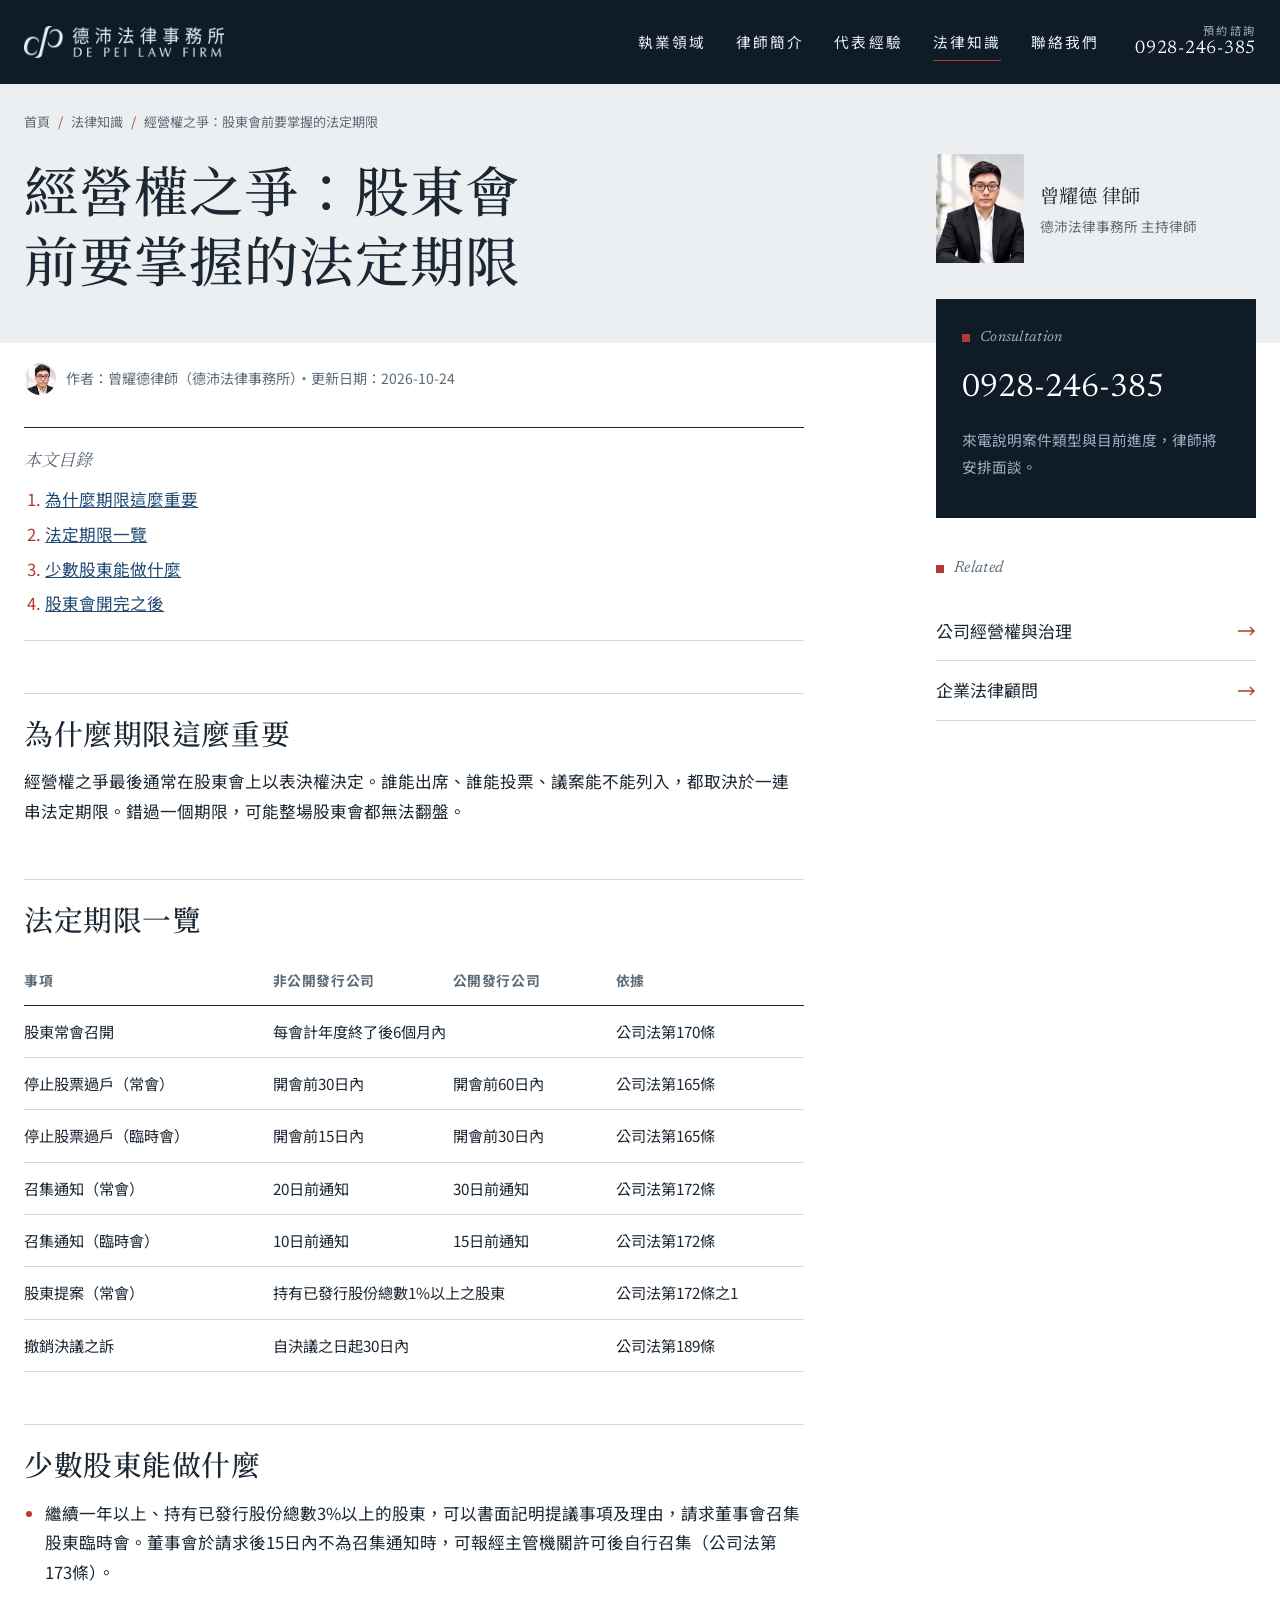
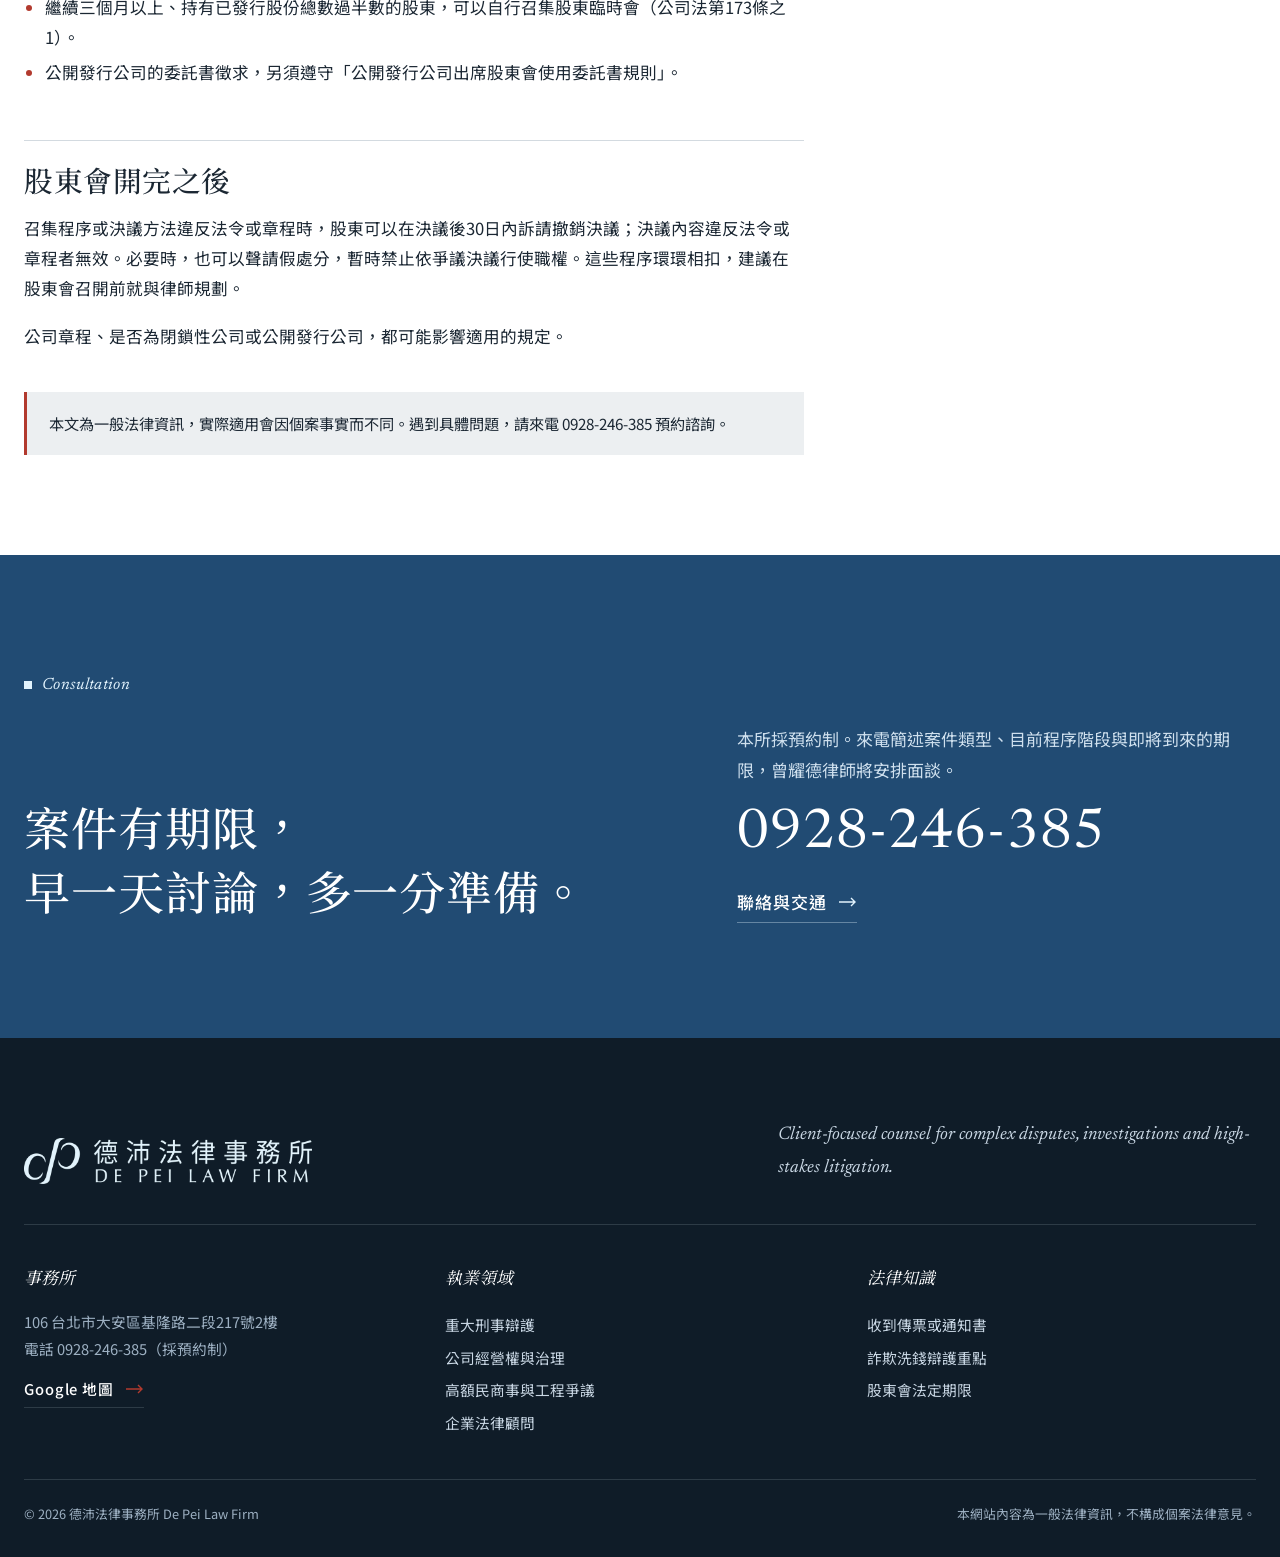
<file: 德沛法律事務所網站_新版/shareholder-meeting.html>
<!doctype html>
<html lang="zh-Hant-TW">
<head>
<meta charset="utf-8">
<meta name="viewport" content="width=device-width, initial-scale=1, viewport-fit=cover">
<title>經營權之爭｜股東會停止過戶、召集通知、提案與撤銷決議期限｜曾耀德律師</title>
<meta name="description" content="公司經營權之爭的關鍵在程序期限：股東常會召開時間、停止過戶期間、召集通知、股東提案、少數股東召集與撤銷決議之訴。曾耀德律師整理公司法規定。">
<meta name="robots" content="index,follow">
<link rel="canonical" href="https://YOUR-DOMAIN/shareholder-meeting.html">
<link rel="icon" type="image/png" href="favicon.png">
<meta property="og:type" content="website"><meta property="og:locale" content="zh_TW">
<meta property="og:site_name" content="德沛法律事務所｜曾耀德律師">
<meta property="og:title" content="經營權之爭｜股東會停止過戶、召集通知、提案與撤銷決議期限｜曾耀德律師"><meta property="og:description" content="公司經營權之爭的關鍵在程序期限：股東常會召開時間、停止過戶期間、召集通知、股東提案、少數股東召集與撤銷決議之訴。曾耀德律師整理公司法規定。"><meta property="og:url" content="https://YOUR-DOMAIN/shareholder-meeting.html">
<meta property="og:image" content="https://YOUR-DOMAIN/og-banner.jpg"><meta name="twitter:card" content="summary_large_image">
<script type="application/ld+json">{"@context": "https://schema.org", "@graph": [{"@type": "Article", "headline": "經營權之爭：股東會前要掌握的法定期限", "description": "公司經營權之爭的關鍵在程序期限：股東常會召開時間、停止過戶期間、召集通知、股東提案、少數股東召集與撤銷決議之訴。曾耀德律師整理公司法規定。", "datePublished": "2026-10-24", "dateModified": "2026-10-24", "image": "https://YOUR-DOMAIN/og-banner.jpg", "author": {"@id": "https://YOUR-DOMAIN/#attorney"}, "publisher": {"@id": "https://YOUR-DOMAIN/#firm"}, "inLanguage": "zh-Hant-TW", "mainEntityOfPage": "https://YOUR-DOMAIN/shareholder-meeting.html"}, {"@type": "BreadcrumbList", "itemListElement": [{"@type": "ListItem", "position": 1, "name": "首頁", "item": "https://YOUR-DOMAIN/index.html"}, {"@type": "ListItem", "position": 2, "name": "法律知識", "item": "https://YOUR-DOMAIN/knowledge.html"}, {"@type": "ListItem", "position": 3, "name": "經營權之爭：股東會前要掌握的法定期限", "item": "https://YOUR-DOMAIN/shareholder-meeting.html"}]}, {"@type": ["LegalService", "LocalBusiness"], "@id": "https://YOUR-DOMAIN/#firm", "name": "德沛法律事務所", "alternateName": ["De Pei Law Firm", "曾耀德律師"], "url": "https://YOUR-DOMAIN/", "logo": "https://YOUR-DOMAIN/logo-navy.png", "image": "https://YOUR-DOMAIN/og-banner.jpg", "telephone": "+886-928-246-385", "foundingDate": "2025-10", "address": {"@type": "PostalAddress", "streetAddress": "基隆路二段217號2樓", "addressLocality": "大安區", "addressRegion": "臺北市", "postalCode": "106", "addressCountry": "TW"}, "areaServed": ["臺北市", "新北市", "桃園市", "基隆市", "新竹縣", "新竹市"], "knowsAbout": ["刑事辯護", "偵查陪同", "詐欺", "洗錢", "政府採購", "公司經營權", "股東會", "董事會", "董事責任", "營建工程爭議", "遺產繼承", "企業法律顧問"], "founder": {"@id": "https://YOUR-DOMAIN/#attorney"}}, {"@type": "Person", "@id": "https://YOUR-DOMAIN/#attorney", "name": "曾耀德", "alternateName": ["Y.T. Tseng", "Tseng Yao Te"], "jobTitle": "主持律師", "image": "https://YOUR-DOMAIN/portrait.jpg", "worksFor": {"@id": "https://YOUR-DOMAIN/#firm"}, "url": "https://YOUR-DOMAIN/about.html", "alumniOf": [{"@type": "CollegeOrUniversity", "name": "東吳大學"}, {"@type": "CollegeOrUniversity", "name": "國立中正大學"}], "hasCredential": {"@type": "EducationalOccupationalCredential", "credentialCategory": "中華民國律師高考及格"}}]}</script>
<link rel="preconnect" href="https://fonts.googleapis.com"><link rel="preconnect" href="https://fonts.gstatic.com" crossorigin>
<link rel="stylesheet" href="https://fonts.googleapis.com/css2?family=Newsreader:ital,opsz,wght@0,6..72,400;0,6..72,500;1,6..72,400&family=Noto+Serif+TC:wght@400;500;700&family=Noto+Sans+TC:wght@400;500;700&display=swap">
<link rel="stylesheet" href="style.css">
</head>
<body>
<a class="skip" href="#main">跳到主要內容</a>
<header class="hd" id="banner">
  <div class="hd-in">
    <a class="hd-logo" href="index.html"><img src="logo-pale.png" alt="德沛法律事務所 De Pei Law Firm" width="900" height="145"></a>
    <nav class="hd-nav" aria-label="主要導覽"><a href="criminal.html">執業領域</a><a href="about.html">律師簡介</a><a href="about.html#cases">代表經驗</a><a href="knowledge.html" aria-current="page">法律知識</a><a href="contact.html">聯絡我們</a></nav>
    <a class="hd-call" href="tel:+886928246385"><span>預約諮詢</span>0928-246-385</a>
    <button class="hd-menu" id="menu-btn" type="button" aria-expanded="false" aria-controls="drawer"><span class="lbl">選單</span><i></i></button>
  </div>
  <nav class="sheet" id="drawer" hidden aria-label="網站選單"><div class="sheet-in">
    <div class="sheet-main"><a href="criminal.html">執業領域</a><a href="about.html">律師簡介</a><a href="about.html#cases">代表經驗</a><a href="knowledge.html">法律知識</a><a href="contact.html">聯絡我們</a></div>
    <div class="sheet-sub"><p>執業領域</p><a href="criminal.html">重大刑事辯護</a><a href="governance.html">公司經營權與治理</a><a href="civil.html">高額民商事與工程爭議</a><a href="corporate.html">企業法律顧問</a></div>
    <div class="sheet-call"><p>預約諮詢</p><a href="tel:+886928246385">0928-246-385</a><span>106 台北市大安區基隆路二段217號2樓</span></div>
  </div></nav>
</header>
<main id="main"><nav class="crumbs wrap" aria-label="麵包屑"><ol><li><a href="index.html">首頁</a></li><li><a href="knowledge.html">法律知識</a></li><li aria-current="page">經營權之爭：股東會前要掌握的法定期限</li></ol></nav>
<div class="wrap page"><article class="article">
  <p class="kicker">公司・經營權</p><h1>經營權之爭：股東會前要掌握的法定期限</h1>
  <p class="meta"><img src="avatar.jpg" alt="" width="480" height="480">作者：曾耀德律師（德沛法律事務所）・更新日期：2026-10-24</p>
  <nav class="toc" aria-label="本文目錄"><b>本文目錄</b><ol><li><a href="#g1">為什麼期限這麼重要</a></li><li><a href="#g2">法定期限一覽</a></li><li><a href="#g3">少數股東能做什麼</a></li><li><a href="#g4">股東會開完之後</a></li></ol></nav>
  <h2 id="g1">為什麼期限這麼重要</h2>
<p>經營權之爭最後通常在股東會上以表決權決定。誰能出席、誰能投票、議案能不能列入，都取決於一連串法定期限。錯過一個期限，可能整場股東會都無法翻盤。</p>
<h2 id="g2">法定期限一覽</h2>
<div class="table-wrap"><table><thead><tr><th>事項</th><th>非公開發行公司</th><th>公開發行公司</th><th>依據</th></tr></thead><tbody>
<tr><td>股東常會召開</td><td colspan="2">每會計年度終了後6個月內</td><td>公司法第170條</td></tr>
<tr><td>停止股票過戶（常會）</td><td>開會前30日內</td><td>開會前60日內</td><td>公司法第165條</td></tr>
<tr><td>停止股票過戶（臨時會）</td><td>開會前15日內</td><td>開會前30日內</td><td>公司法第165條</td></tr>
<tr><td>召集通知（常會）</td><td>20日前通知</td><td>30日前通知</td><td>公司法第172條</td></tr>
<tr><td>召集通知（臨時會）</td><td>10日前通知</td><td>15日前通知</td><td>公司法第172條</td></tr>
<tr><td>股東提案（常會）</td><td colspan="2">持有已發行股份總數1%以上之股東</td><td>公司法第172條之1</td></tr>
<tr><td>撤銷決議之訴</td><td colspan="2">自決議之日起30日內</td><td>公司法第189條</td></tr>
</tbody></table></div>
<h2 id="g3">少數股東能做什麼</h2>
<ul><li>繼續一年以上、持有已發行股份總數3%以上的股東，可以書面記明提議事項及理由，請求董事會召集股東臨時會。董事會於請求後15日內不為召集通知時，可報經主管機關許可後自行召集（公司法第173條）。</li><li>繼續三個月以上、持有已發行股份總數過半數的股東，可以自行召集股東臨時會（公司法第173條之1）。</li><li>公開發行公司的委託書徵求，另須遵守「公開發行公司出席股東會使用委託書規則」。</li></ul>
<h2 id="g4">股東會開完之後</h2>
<p>召集程序或決議方法違反法令或章程時，股東可以在決議後30日內訴請撤銷決議；決議內容違反法令或章程者無效。必要時，也可以聲請假處分，暫時禁止依爭議決議行使職權。這些程序環環相扣，建議在股東會召開前就與律師規劃。</p>
<p class="muted">公司章程、是否為閉鎖性公司或公開發行公司，都可能影響適用的規定。</p>
  <div class="note"><p>本文為一般法律資訊，實際適用會因個案事實而不同。遇到具體問題，請來電 0928-246-385 預約諮詢。</p></div>
</article><aside class="side">
  <div class="side-card"><img src="portrait.jpg" alt="曾耀德律師" width="489" height="609"><div><p class="side-name">曾耀德 律師</p><p class="side-role">德沛法律事務所 主持律師</p></div></div>
  <div class="side-call"><p class="eyebrow">Consultation</p><a class="tel-mid" href="tel:+886928246385">0928-246-385</a><p>來電說明案件類型與目前進度，律師將安排面談。</p><a class="lnk" data-line hidden href="#">LINE 預約 <svg class="arr" viewBox="0 0 18 10" aria-hidden="true"><path d="M0 5h16M12 1l4 4-4 4" fill="none" stroke="currentColor" stroke-width="1.4"/></svg></a></div>
  <nav class="side-rel" aria-label="延伸閱讀"><p class="eyebrow">Related</p><a href="governance.html">公司經營權與治理 <svg class="arr" viewBox="0 0 18 10" aria-hidden="true"><path d="M0 5h16M12 1l4 4-4 4" fill="none" stroke="currentColor" stroke-width="1.4"/></svg></a><a href="corporate.html">企業法律顧問 <svg class="arr" viewBox="0 0 18 10" aria-hidden="true"><path d="M0 5h16M12 1l4 4-4 4" fill="none" stroke="currentColor" stroke-width="1.4"/></svg></a></nav>
</aside></div><section class="cta-band"><div class="w cta-in">
  <p class="eyebrow">Consultation</p>
  <h2>案件有期限，<br>早一天討論，多一分準備。</h2>
  <div class="cta-side"><p>本所採預約制。來電簡述案件類型、目前程序階段與即將到來的期限，曾耀德律師將安排面談。</p>
  <a class="tel-big" href="tel:+886928246385">0928-246-385</a>
  <div class="cta-acts"><a class="lnk" href="contact.html">聯絡與交通 <svg class="arr" viewBox="0 0 18 10" aria-hidden="true"><path d="M0 5h16M12 1l4 4-4 4" fill="none" stroke="currentColor" stroke-width="1.4"/></svg></a><a class="lnk" data-line hidden href="#">LINE 預約 <svg class="arr" viewBox="0 0 18 10" aria-hidden="true"><path d="M0 5h16M12 1l4 4-4 4" fill="none" stroke="currentColor" stroke-width="1.4"/></svg></a></div></div>
</div></section></main><footer class="ft"><div class="w">
  <div class="ft-top">
    <img src="logo-pale.png" alt="德沛法律事務所 De Pei Law Firm" width="900" height="145">
    <p class="ft-tag">Client-focused counsel for complex disputes, investigations and high-stakes litigation.</p>
  </div>
  <div class="ft-cols">
    <div><p class="ft-h">事務所</p><p>106 台北市大安區基隆路二段217號2樓<br>電話 0928-246-385（採預約制）</p><a class="lnk" href="https://www.google.com/maps/search/?api=1&query=%E5%8F%B0%E5%8C%97%E5%B8%82%E5%A4%A7%E5%AE%89%E5%8D%80%E5%9F%BA%E9%9A%86%E8%B7%AF%E4%BA%8C%E6%AE%B5217%E8%99%9F" target="_blank" rel="noopener">Google 地圖 <svg class="arr" viewBox="0 0 18 10" aria-hidden="true"><path d="M0 5h16M12 1l4 4-4 4" fill="none" stroke="currentColor" stroke-width="1.4"/></svg></a></div>
    <div><p class="ft-h">執業領域</p><a href="criminal.html">重大刑事辯護</a><a href="governance.html">公司經營權與治理</a><a href="civil.html">高額民商事與工程爭議</a><a href="corporate.html">企業法律顧問</a></div>
    <div><p class="ft-h">法律知識</p><a href="summons.html">收到傳票或通知書</a><a href="fraud-money-laundering.html">詐欺洗錢辯護重點</a><a href="shareholder-meeting.html">股東會法定期限</a></div>
  </div>
  <div class="ft-legal"><span>© 2026 德沛法律事務所 De Pei Law Firm</span><span>本網站內容為一般法律資訊，不構成個案法律意見。</span></div>
</div></footer>
<nav class="mbar" aria-label="快速聯絡"><a href="tel:+886928246385">撥打電話　0928-246-385</a><a data-line hidden href="#">LINE</a></nav>
<script src="site.js"></script>
</body>
</html>
</file>
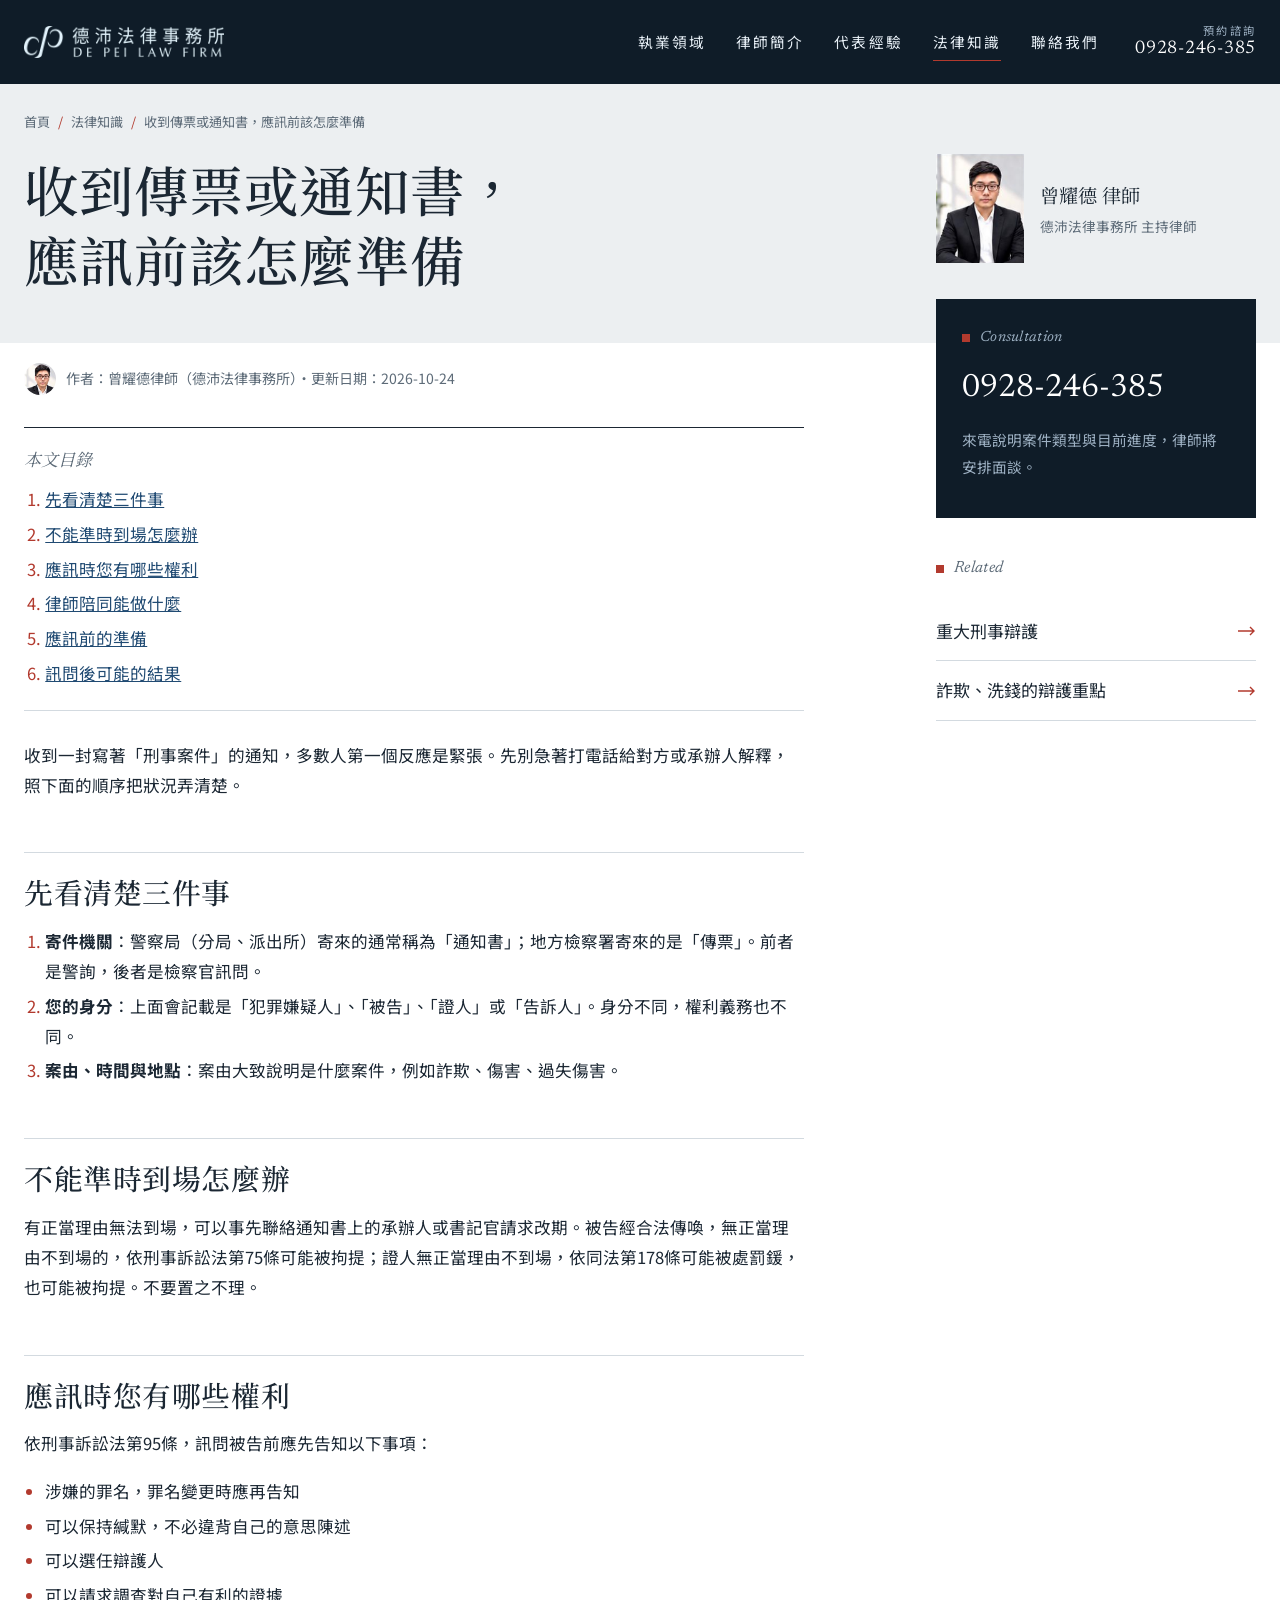
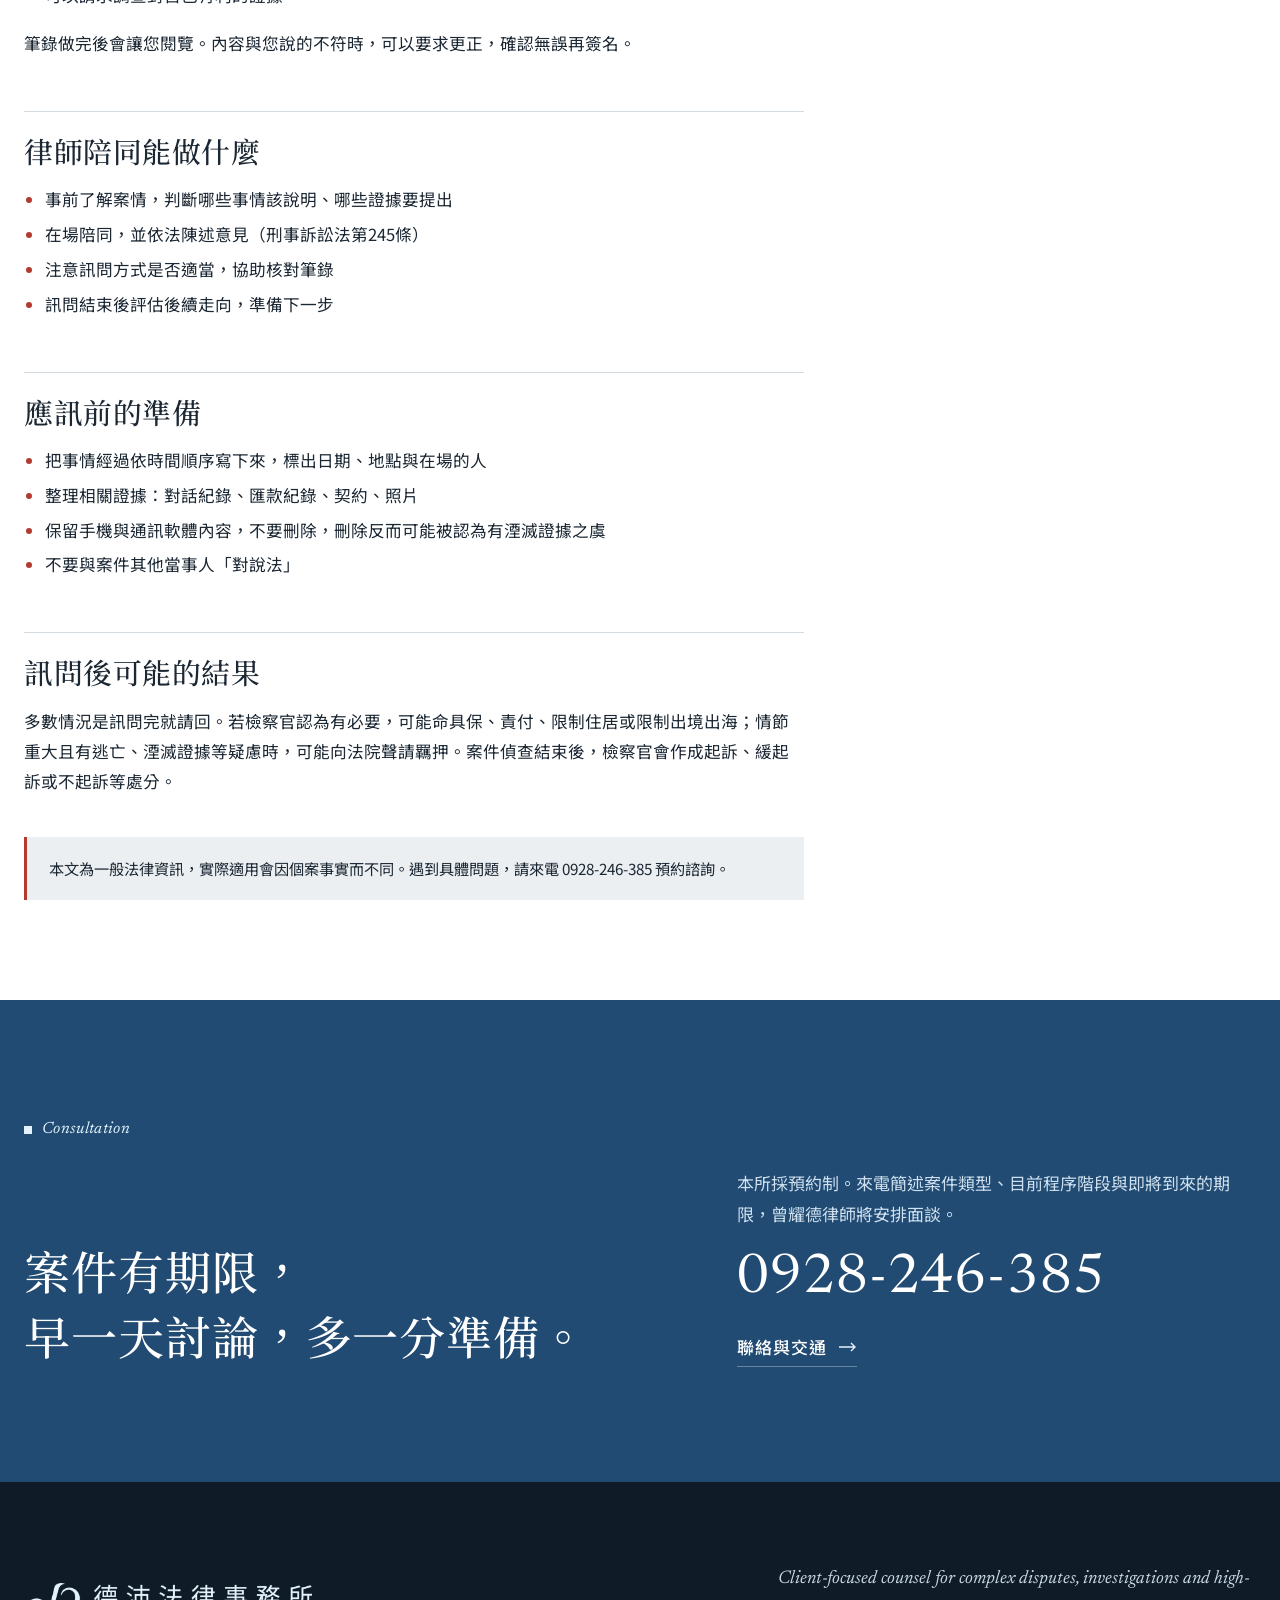
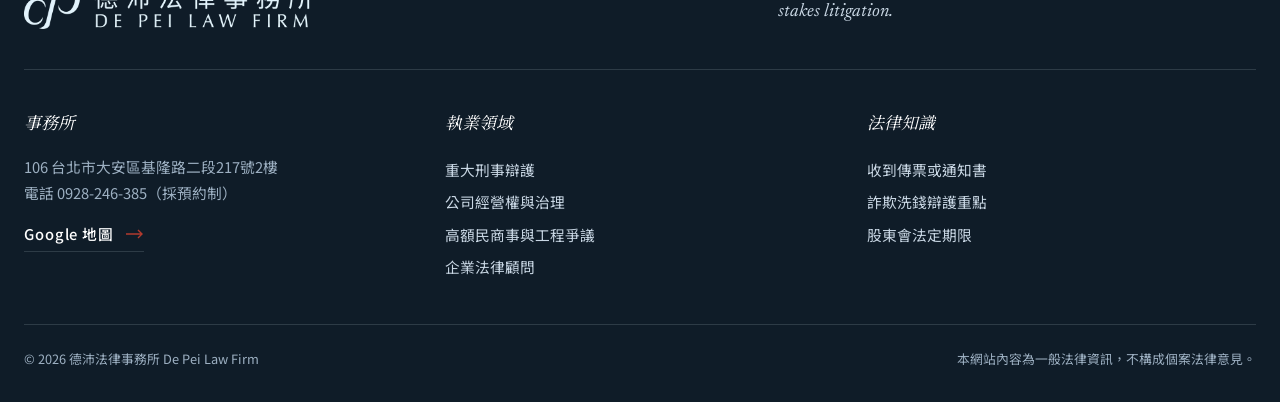
<file: 德沛法律事務所網站_新版/summons.html>
<!doctype html>
<html lang="zh-Hant-TW">
<head>
<meta charset="utf-8">
<meta name="viewport" content="width=device-width, initial-scale=1, viewport-fit=cover">
<title>收到地檢署傳票、警察局通知書怎麼辦？應訊前準備與權利｜曾耀德律師</title>
<meta name="description" content="收到警察局通知書或地檢署傳票時，先確認身分與機關，了解應訊時的權利、律師陪同能做什麼，以及訊問後可能的結果。曾耀德律師說明。">
<meta name="robots" content="index,follow">
<link rel="canonical" href="https://YOUR-DOMAIN/summons.html">
<link rel="icon" type="image/png" href="favicon.png">
<meta property="og:type" content="website"><meta property="og:locale" content="zh_TW">
<meta property="og:site_name" content="德沛法律事務所｜曾耀德律師">
<meta property="og:title" content="收到地檢署傳票、警察局通知書怎麼辦？應訊前準備與權利｜曾耀德律師"><meta property="og:description" content="收到警察局通知書或地檢署傳票時，先確認身分與機關，了解應訊時的權利、律師陪同能做什麼，以及訊問後可能的結果。曾耀德律師說明。"><meta property="og:url" content="https://YOUR-DOMAIN/summons.html">
<meta property="og:image" content="https://YOUR-DOMAIN/og-banner.jpg"><meta name="twitter:card" content="summary_large_image">
<script type="application/ld+json">{"@context": "https://schema.org", "@graph": [{"@type": "Article", "headline": "收到傳票或通知書，應訊前該怎麼準備", "description": "收到警察局通知書或地檢署傳票時，先確認身分與機關，了解應訊時的權利、律師陪同能做什麼，以及訊問後可能的結果。曾耀德律師說明。", "datePublished": "2026-10-24", "dateModified": "2026-10-24", "image": "https://YOUR-DOMAIN/og-banner.jpg", "author": {"@id": "https://YOUR-DOMAIN/#attorney"}, "publisher": {"@id": "https://YOUR-DOMAIN/#firm"}, "inLanguage": "zh-Hant-TW", "mainEntityOfPage": "https://YOUR-DOMAIN/summons.html"}, {"@type": "BreadcrumbList", "itemListElement": [{"@type": "ListItem", "position": 1, "name": "首頁", "item": "https://YOUR-DOMAIN/index.html"}, {"@type": "ListItem", "position": 2, "name": "法律知識", "item": "https://YOUR-DOMAIN/knowledge.html"}, {"@type": "ListItem", "position": 3, "name": "收到傳票或通知書，應訊前該怎麼準備", "item": "https://YOUR-DOMAIN/summons.html"}]}, {"@type": ["LegalService", "LocalBusiness"], "@id": "https://YOUR-DOMAIN/#firm", "name": "德沛法律事務所", "alternateName": ["De Pei Law Firm", "曾耀德律師"], "url": "https://YOUR-DOMAIN/", "logo": "https://YOUR-DOMAIN/logo-navy.png", "image": "https://YOUR-DOMAIN/og-banner.jpg", "telephone": "+886-928-246-385", "foundingDate": "2025-10", "address": {"@type": "PostalAddress", "streetAddress": "基隆路二段217號2樓", "addressLocality": "大安區", "addressRegion": "臺北市", "postalCode": "106", "addressCountry": "TW"}, "areaServed": ["臺北市", "新北市", "桃園市", "基隆市", "新竹縣", "新竹市"], "knowsAbout": ["刑事辯護", "偵查陪同", "詐欺", "洗錢", "政府採購", "公司經營權", "股東會", "董事會", "董事責任", "營建工程爭議", "遺產繼承", "企業法律顧問"], "founder": {"@id": "https://YOUR-DOMAIN/#attorney"}}, {"@type": "Person", "@id": "https://YOUR-DOMAIN/#attorney", "name": "曾耀德", "alternateName": ["Y.T. Tseng", "Tseng Yao Te"], "jobTitle": "主持律師", "image": "https://YOUR-DOMAIN/portrait.jpg", "worksFor": {"@id": "https://YOUR-DOMAIN/#firm"}, "url": "https://YOUR-DOMAIN/about.html", "alumniOf": [{"@type": "CollegeOrUniversity", "name": "東吳大學"}, {"@type": "CollegeOrUniversity", "name": "國立中正大學"}], "hasCredential": {"@type": "EducationalOccupationalCredential", "credentialCategory": "中華民國律師高考及格"}}]}</script>
<link rel="preconnect" href="https://fonts.googleapis.com"><link rel="preconnect" href="https://fonts.gstatic.com" crossorigin>
<link rel="stylesheet" href="https://fonts.googleapis.com/css2?family=Newsreader:ital,opsz,wght@0,6..72,400;0,6..72,500;1,6..72,400&family=Noto+Serif+TC:wght@400;500;700&family=Noto+Sans+TC:wght@400;500;700&display=swap">
<link rel="stylesheet" href="style.css">
</head>
<body>
<a class="skip" href="#main">跳到主要內容</a>
<header class="hd" id="banner">
  <div class="hd-in">
    <a class="hd-logo" href="index.html"><img src="logo-pale.png" alt="德沛法律事務所 De Pei Law Firm" width="900" height="145"></a>
    <nav class="hd-nav" aria-label="主要導覽"><a href="criminal.html">執業領域</a><a href="about.html">律師簡介</a><a href="about.html#cases">代表經驗</a><a href="knowledge.html" aria-current="page">法律知識</a><a href="contact.html">聯絡我們</a></nav>
    <a class="hd-call" href="tel:+886928246385"><span>預約諮詢</span>0928-246-385</a>
    <button class="hd-menu" id="menu-btn" type="button" aria-expanded="false" aria-controls="drawer"><span class="lbl">選單</span><i></i></button>
  </div>
  <nav class="sheet" id="drawer" hidden aria-label="網站選單"><div class="sheet-in">
    <div class="sheet-main"><a href="criminal.html">執業領域</a><a href="about.html">律師簡介</a><a href="about.html#cases">代表經驗</a><a href="knowledge.html">法律知識</a><a href="contact.html">聯絡我們</a></div>
    <div class="sheet-sub"><p>執業領域</p><a href="criminal.html">重大刑事辯護</a><a href="governance.html">公司經營權與治理</a><a href="civil.html">高額民商事與工程爭議</a><a href="corporate.html">企業法律顧問</a></div>
    <div class="sheet-call"><p>預約諮詢</p><a href="tel:+886928246385">0928-246-385</a><span>106 台北市大安區基隆路二段217號2樓</span></div>
  </div></nav>
</header>
<main id="main"><nav class="crumbs wrap" aria-label="麵包屑"><ol><li><a href="index.html">首頁</a></li><li><a href="knowledge.html">法律知識</a></li><li aria-current="page">收到傳票或通知書，應訊前該怎麼準備</li></ol></nav>
<div class="wrap page"><article class="article">
  <p class="kicker">刑事・偵查</p><h1>收到傳票或通知書，應訊前該怎麼準備</h1>
  <p class="meta"><img src="avatar.jpg" alt="" width="480" height="480">作者：曾耀德律師（德沛法律事務所）・更新日期：2026-10-24</p>
  <nav class="toc" aria-label="本文目錄"><b>本文目錄</b><ol><li><a href="#s1">先看清楚三件事</a></li><li><a href="#s2">不能準時到場怎麼辦</a></li><li><a href="#s3">應訊時您有哪些權利</a></li><li><a href="#s4">律師陪同能做什麼</a></li><li><a href="#s5">應訊前的準備</a></li><li><a href="#s6">訊問後可能的結果</a></li></ol></nav>
  <p>收到一封寫著「刑事案件」的通知，多數人第一個反應是緊張。先別急著打電話給對方或承辦人解釋，照下面的順序把狀況弄清楚。</p>
<h2 id="s1">先看清楚三件事</h2>
<ol><li><strong>寄件機關</strong>：警察局（分局、派出所）寄來的通常稱為「通知書」；地方檢察署寄來的是「傳票」。前者是警詢，後者是檢察官訊問。</li>
<li><strong>您的身分</strong>：上面會記載是「犯罪嫌疑人」、「被告」、「證人」或「告訴人」。身分不同，權利義務也不同。</li>
<li><strong>案由、時間與地點</strong>：案由大致說明是什麼案件，例如詐欺、傷害、過失傷害。</li></ol>
<h2 id="s2">不能準時到場怎麼辦</h2>
<p>有正當理由無法到場，可以事先聯絡通知書上的承辦人或書記官請求改期。被告經合法傳喚，無正當理由不到場的，依刑事訴訟法第75條可能被拘提；證人無正當理由不到場，依同法第178條可能被處罰鍰，也可能被拘提。不要置之不理。</p>
<h2 id="s3">應訊時您有哪些權利</h2>
<p>依刑事訴訟法第95條，訊問被告前應先告知以下事項：</p>
<ul><li>涉嫌的罪名，罪名變更時應再告知</li><li>可以保持緘默，不必違背自己的意思陳述</li><li>可以選任辯護人</li><li>可以請求調查對自己有利的證據</li></ul>
<p>筆錄做完後會讓您閱覽。內容與您說的不符時，可以要求更正，確認無誤再簽名。</p>
<h2 id="s4">律師陪同能做什麼</h2>
<ul><li>事前了解案情，判斷哪些事情該說明、哪些證據要提出</li><li>在場陪同，並依法陳述意見（刑事訴訟法第245條）</li><li>注意訊問方式是否適當，協助核對筆錄</li><li>訊問結束後評估後續走向，準備下一步</li></ul>
<h2 id="s5">應訊前的準備</h2>
<ul><li>把事情經過依時間順序寫下來，標出日期、地點與在場的人</li><li>整理相關證據：對話紀錄、匯款紀錄、契約、照片</li><li>保留手機與通訊軟體內容，不要刪除，刪除反而可能被認為有湮滅證據之虞</li><li>不要與案件其他當事人「對說法」</li></ul>
<h2 id="s6">訊問後可能的結果</h2>
<p>多數情況是訊問完就請回。若檢察官認為有必要，可能命具保、責付、限制住居或限制出境出海；情節重大且有逃亡、湮滅證據等疑慮時，可能向法院聲請羈押。案件偵查結束後，檢察官會作成起訴、緩起訴或不起訴等處分。</p>
  <div class="note"><p>本文為一般法律資訊，實際適用會因個案事實而不同。遇到具體問題，請來電 0928-246-385 預約諮詢。</p></div>
</article><aside class="side">
  <div class="side-card"><img src="portrait.jpg" alt="曾耀德律師" width="489" height="609"><div><p class="side-name">曾耀德 律師</p><p class="side-role">德沛法律事務所 主持律師</p></div></div>
  <div class="side-call"><p class="eyebrow">Consultation</p><a class="tel-mid" href="tel:+886928246385">0928-246-385</a><p>來電說明案件類型與目前進度，律師將安排面談。</p><a class="lnk" data-line hidden href="#">LINE 預約 <svg class="arr" viewBox="0 0 18 10" aria-hidden="true"><path d="M0 5h16M12 1l4 4-4 4" fill="none" stroke="currentColor" stroke-width="1.4"/></svg></a></div>
  <nav class="side-rel" aria-label="延伸閱讀"><p class="eyebrow">Related</p><a href="criminal.html">重大刑事辯護 <svg class="arr" viewBox="0 0 18 10" aria-hidden="true"><path d="M0 5h16M12 1l4 4-4 4" fill="none" stroke="currentColor" stroke-width="1.4"/></svg></a><a href="fraud-money-laundering.html">詐欺、洗錢的辯護重點 <svg class="arr" viewBox="0 0 18 10" aria-hidden="true"><path d="M0 5h16M12 1l4 4-4 4" fill="none" stroke="currentColor" stroke-width="1.4"/></svg></a></nav>
</aside></div><section class="cta-band"><div class="w cta-in">
  <p class="eyebrow">Consultation</p>
  <h2>案件有期限，<br>早一天討論，多一分準備。</h2>
  <div class="cta-side"><p>本所採預約制。來電簡述案件類型、目前程序階段與即將到來的期限，曾耀德律師將安排面談。</p>
  <a class="tel-big" href="tel:+886928246385">0928-246-385</a>
  <div class="cta-acts"><a class="lnk" href="contact.html">聯絡與交通 <svg class="arr" viewBox="0 0 18 10" aria-hidden="true"><path d="M0 5h16M12 1l4 4-4 4" fill="none" stroke="currentColor" stroke-width="1.4"/></svg></a><a class="lnk" data-line hidden href="#">LINE 預約 <svg class="arr" viewBox="0 0 18 10" aria-hidden="true"><path d="M0 5h16M12 1l4 4-4 4" fill="none" stroke="currentColor" stroke-width="1.4"/></svg></a></div></div>
</div></section></main><footer class="ft"><div class="w">
  <div class="ft-top">
    <img src="logo-pale.png" alt="德沛法律事務所 De Pei Law Firm" width="900" height="145">
    <p class="ft-tag">Client-focused counsel for complex disputes, investigations and high-stakes litigation.</p>
  </div>
  <div class="ft-cols">
    <div><p class="ft-h">事務所</p><p>106 台北市大安區基隆路二段217號2樓<br>電話 0928-246-385（採預約制）</p><a class="lnk" href="https://www.google.com/maps/search/?api=1&query=%E5%8F%B0%E5%8C%97%E5%B8%82%E5%A4%A7%E5%AE%89%E5%8D%80%E5%9F%BA%E9%9A%86%E8%B7%AF%E4%BA%8C%E6%AE%B5217%E8%99%9F" target="_blank" rel="noopener">Google 地圖 <svg class="arr" viewBox="0 0 18 10" aria-hidden="true"><path d="M0 5h16M12 1l4 4-4 4" fill="none" stroke="currentColor" stroke-width="1.4"/></svg></a></div>
    <div><p class="ft-h">執業領域</p><a href="criminal.html">重大刑事辯護</a><a href="governance.html">公司經營權與治理</a><a href="civil.html">高額民商事與工程爭議</a><a href="corporate.html">企業法律顧問</a></div>
    <div><p class="ft-h">法律知識</p><a href="summons.html">收到傳票或通知書</a><a href="fraud-money-laundering.html">詐欺洗錢辯護重點</a><a href="shareholder-meeting.html">股東會法定期限</a></div>
  </div>
  <div class="ft-legal"><span>© 2026 德沛法律事務所 De Pei Law Firm</span><span>本網站內容為一般法律資訊，不構成個案法律意見。</span></div>
</div></footer>
<nav class="mbar" aria-label="快速聯絡"><a href="tel:+886928246385">撥打電話　0928-246-385</a><a data-line hidden href="#">LINE</a></nav>
<script src="site.js"></script>
</body>
</html>
</file>
<file: 德沛法律事務所網站_新版/style.css>
/* Layout：深墨藍主視覺＋左對齊大標（參考 Selendy Gay 的左對齊大標與深色段落）、巨大鏤空背景字（參考 Cravath 的背景大字）、
   深淺段落交替與紅色箭頭點綴（參考 Mishcon de Reya）；配色取自名片：墨藍、品牌藍、冰藍，加上書狀用印的朱紅作為唯一點綴色
   單一淺色主題：依品牌標誌使用規範 */
:root{
  --ink:#0F1C28;      /* 深色段落 */
  --ink-2:#162736;
  --navy:#214B73;     /* 標誌主色 */
  --ice:#E2F3FD;      /* 深底反白標誌色 */
  --mist:#9DB0C2;     /* 深底次要文字 */
  --stone:#ECEFF1;    /* 淺灰段落 */
  --paper:#FFFFFF;
  --seal:#B23A2E;     /* 朱紅：書狀用印色，只用在箭頭與小標記 */
  --text:#1B2733; --muted:#5D6B78; --line:#D3DAE0; --line-d:rgba(226,243,253,.14);
  --display:"Newsreader","Noto Serif TC","Songti TC",serif;
  --sans:"Noto Sans TC","PingFang TC","Microsoft JhengHei",system-ui,sans-serif;
  color-scheme:light;
}
*{box-sizing:border-box}
html{-webkit-text-size-adjust:100%}
body{margin:0;background:var(--paper);color:var(--text);font-family:var(--sans);font-size:17px;line-height:1.8;padding-bottom:calc(56px + env(safe-area-inset-bottom,0px))}
@media (min-width:768px){body{padding-bottom:0}}
body::before{content:"";position:fixed;inset:0 0 auto;height:env(safe-area-inset-top,0px);z-index:70;background:var(--ink)}
a{color:var(--navy)}
:focus-visible{outline:2px solid var(--seal);outline-offset:3px}
img{max-width:100%;height:auto;display:block}
[hidden]{display:none!important}
main{overflow-x:clip}
.sr{position:absolute;width:1px;height:1px;overflow:hidden;clip:rect(0 0 0 0);white-space:nowrap}
.skip{position:absolute;left:-999px}.skip:focus{left:16px;top:16px;z-index:99;background:#fff;padding:8px 12px}
.w{max-width:1280px;margin:0 auto;padding-left:max(24px,env(safe-area-inset-left,0px));padding-right:max(24px,env(safe-area-inset-right,0px))}
h1,h2,h3{font-family:var(--display);font-weight:500;line-height:1.3;letter-spacing:.02em;margin:0;text-wrap:balance;color:var(--text)}
h2{font-size:clamp(2rem,3.8vw,3.1rem)}
.eyebrow{display:flex;align-items:center;gap:10px;font-family:var(--display);font-style:italic;font-size:1.02rem;letter-spacing:.02em;color:var(--muted);margin:0 0 18px}
.eyebrow::before{content:"";width:8px;height:8px;background:var(--seal);flex:none}
.eyebrow.light{color:var(--mist)}
.arr{width:18px;height:10px;flex:none;color:var(--seal);transition:transform .3s ease}
.lnk{display:inline-flex;align-items:center;gap:12px;color:var(--text);text-decoration:none;font-weight:500;letter-spacing:.06em;padding-bottom:4px;border-bottom:1px solid var(--line)}
.lnk:hover .arr{transform:translateX(5px)}
.lnk.light{color:#fff;border-bottom-color:var(--line-d)}

/* ───── 頁首 ───── */
.hd{position:sticky;top:0;z-index:60;background:var(--ink);transition:background-color .35s ease,box-shadow .35s ease}
.hd.on-hero{position:fixed;left:0;right:0;background:transparent}
.hd.on-hero.solid,.sheet-open .hd{background:var(--ink);box-shadow:0 1px 0 var(--line-d)}
.hd-in{display:flex;align-items:center;gap:36px;height:84px;padding-left:max(24px,env(safe-area-inset-left,0px));padding-right:max(24px,env(safe-area-inset-right,0px));padding-top:env(safe-area-inset-top,0px);max-width:1440px;margin:0 auto}
.hd-logo{margin-right:auto}
.hd-logo img{height:32px;width:auto}
.hd-nav{display:flex;gap:30px}
.hd-nav a{color:#E8F0F7;text-decoration:none;font-size:.92rem;letter-spacing:.14em;padding:6px 0;position:relative}
.hd-nav a::after{content:"";position:absolute;left:0;right:100%;bottom:0;height:1px;background:var(--seal);transition:right .3s ease}
.hd-nav a:hover::after,.hd-nav a[aria-current="page"]::after{right:0}
.hd-call{display:flex;flex-direction:column;align-items:flex-end;color:#fff;text-decoration:none;font-family:var(--display);font-size:1.15rem;line-height:1.2;letter-spacing:.04em}
.hd-call span{font-family:var(--sans);font-size:.7rem;letter-spacing:.2em;color:var(--mist)}
.hd-menu{display:none;align-items:center;gap:12px;background:none;border:0;color:#fff;font:inherit;font-size:.9rem;letter-spacing:.16em;cursor:pointer;padding:8px 0}
.hd-menu i{position:relative;width:26px;height:1px;background:currentColor;transition:background .3s}
.hd-menu i::before,.hd-menu i::after{content:"";position:absolute;left:0;width:26px;height:1px;background:currentColor;transition:transform .3s}
.hd-menu i::before{top:-7px}.hd-menu i::after{top:7px}
.sheet-open .hd-menu i{background:transparent}
.sheet-open .hd-menu i::before{transform:translateY(7px) rotate(45deg)}
.sheet-open .hd-menu i::after{transform:translateY(-7px) rotate(-45deg)}
@media (max-width:1100px){.hd-nav,.hd-call{display:none}.hd-menu{display:flex}}
@media (max-width:560px){.hd-in{height:68px}.hd-logo img{height:26px}}
.sheet{position:fixed;inset:84px 0 0 0;background:var(--ink);overflow:auto;opacity:0;transform:translateY(-8px);transition:opacity .3s ease,transform .3s ease}
@media (max-width:560px){.sheet{inset:68px 0 0 0}}
.sheet-open .sheet{opacity:1;transform:none}
.sheet-in{max-width:1280px;margin:0 auto;padding:28px max(24px,env(safe-area-inset-left,0px)) 60px;display:grid;grid-template-columns:1.4fr 1fr 1fr;gap:40px}
@media (max-width:760px){.sheet-in{grid-template-columns:1fr;gap:32px}}
.sheet-main a{display:block;color:#fff;text-decoration:none;font-family:"Noto Serif TC",serif;font-size:clamp(1.6rem,4vw,2.4rem);padding:8px 0;border-bottom:1px solid var(--line-d)}
.sheet-sub p,.sheet-call p{font-family:var(--display);font-style:italic;color:var(--mist);margin:0 0 10px}
.sheet-sub a{display:block;color:#E8F0F7;text-decoration:none;padding:6px 0}
.sheet-call a{display:block;color:#fff;font-family:var(--display);font-size:1.8rem;text-decoration:none}
.sheet-call span{display:block;color:var(--mist);font-size:.9rem;margin-top:6px}

/* ───── 首頁主視覺 ───── */
.hero{position:relative;overflow:hidden;background:var(--ink);color:#fff;min-height:min(860px,94vh);display:flex;align-items:flex-end;padding:150px 0 72px}
.hero::after{content:"";position:absolute;inset:0;background:radial-gradient(ellipse at 78% 30%,rgba(33,75,115,.55),transparent 60%);pointer-events:none}
.hero-ghost{position:absolute;right:4vw;top:90px;font-family:"Noto Serif TC",serif;font-weight:700;font-size:clamp(12rem,24vw,24rem);line-height:.9;color:transparent;-webkit-text-stroke:1.2px rgba(226,243,253,.17);letter-spacing:-.04em;user-select:none;pointer-events:none;writing-mode:vertical-rl}
.hero-in{position:relative;z-index:1;width:100%}
.hero h1{color:#fff;font-family:"Noto Serif TC",serif;font-weight:500;font-size:clamp(2.3rem,5.4vw,4.8rem);line-height:1.28;letter-spacing:.03em;max-width:15em}
.hero-en{font-family:var(--display);font-style:italic;font-size:clamp(1.1rem,1.8vw,1.45rem);color:var(--mist);margin:26px 0 0;max-width:36em}
.hero-foot{display:flex;flex-wrap:wrap;gap:20px 48px;margin-top:56px;padding-top:26px;border-top:1px solid var(--line-d)}
@media (prefers-reduced-motion:no-preference){
  .js .hero h1,.js .hero-en,.js .hero-foot,.js .hero .eyebrow{opacity:.12;transform:translateY(16px);transition:opacity 1.1s ease,transform 1.1s cubic-bezier(.2,.7,.2,1)}
  .js .hero-en{transition-delay:.25s}.js .hero-foot{transition-delay:.45s}
  .js .hero-ghost{opacity:0;transition:opacity 2.4s ease .3s}
  .is-loaded .hero h1,.is-loaded .hero-en,.is-loaded .hero-foot,.is-loaded .hero .eyebrow{opacity:1;transform:none}
  .is-loaded .hero-ghost{opacity:1}
  .pre{opacity:0;transform:translateY(24px)}
  .pre.in{opacity:1;transform:none;transition:opacity .9s ease,transform .9s cubic-bezier(.2,.7,.2,1)}
}

/* 最新消息條 */
.ticker{display:flex;align-items:center;gap:24px;background:var(--navy);color:#fff;text-decoration:none;padding:16px max(24px,env(safe-area-inset-left,0px));font-size:.95rem}
.t-k{flex:none;font-family:var(--display);font-style:italic;color:var(--ice);border-right:1px solid rgba(226,243,253,.3);padding-right:24px}
.t-t{flex:1;min-width:0;overflow:hidden;text-overflow:ellipsis;white-space:nowrap}
.t-go{flex:none;display:flex;align-items:center;gap:10px;letter-spacing:.08em}
.t-go .arr{color:var(--ice)}
.ticker:hover .arr{transform:translateX(5px)}
@media (max-width:640px){.t-go{display:none}.ticker{gap:16px}.t-k{padding-right:16px}}

/* 理念 */
.intro{background:var(--stone);padding-block:clamp(80px,11vw,150px)}
.intro-in{max-width:1100px}
.big-quote{font-family:"Noto Serif TC",serif;font-weight:400;font-size:clamp(1.7rem,3.5vw,2.9rem);line-height:1.55;letter-spacing:.02em;margin:0;color:var(--text)}
.big-quote em{font-style:normal;color:var(--navy);border-bottom:2px solid var(--seal)}

/* 律師 */
.person{padding-block:clamp(80px,10vw,140px)}
.person-in{display:grid;grid-template-columns:minmax(0,5fr) minmax(0,6fr);gap:clamp(40px,7vw,110px);align-items:center}
.person-photo{position:relative;margin:0 0 40px;max-width:440px}
.person-photo img{width:100%;aspect-ratio:163/203;object-fit:cover}
.person-photo figcaption{position:absolute;right:-40px;bottom:-40px;background:#fff;box-shadow:0 18px 40px rgba(15,28,40,.12);padding:20px 26px;min-width:240px;display:grid;grid-template-columns:1fr auto;align-items:center;gap:2px 20px}
.person-photo figcaption b{font-family:"Noto Serif TC",serif;font-weight:500;font-size:1.25rem}
.person-photo figcaption span{grid-column:1;font-size:.85rem;color:var(--muted)}
.person-photo figcaption a{grid-column:2;grid-row:1 / span 2;display:grid;place-items:center;width:40px;height:40px;border:1px solid var(--line)}
.person-photo figcaption a:hover .arr{transform:translateX(4px)}
.person-txt h2{margin-bottom:24px}
.person-txt p{color:var(--muted);margin:0 0 30px;max-width:34em}
@media (max-width:860px){.person-in{grid-template-columns:1fr}.person-photo{max-width:340px}.person-photo figcaption{right:-12px}}

/* 執業領域（深色） */
.practice{background:var(--ink);color:#E8F0F7;padding-block:clamp(80px,10vw,140px)}
.practice h2{color:#fff}
.sec-top{display:grid;grid-template-columns:minmax(0,5fr) minmax(0,6fr);gap:20px clamp(40px,7vw,110px);margin-bottom:56px;align-items:end}
.sec-top .eyebrow{grid-column:1 / -1;margin:0}
.sec-top p:not(.eyebrow){margin:0;color:var(--mist);max-width:34em}
.sec-top.row{display:flex;justify-content:space-between;align-items:flex-end;gap:20px}
.sec-top.row .eyebrow{margin-bottom:18px}
@media (max-width:860px){.sec-top{grid-template-columns:1fr}}
.p-list{list-style:none;margin:0;padding:0;display:grid;grid-template-columns:1fr 1fr;column-gap:clamp(40px,7vw,110px);border-top:1px solid var(--line-d)}
.p-list li{border-bottom:1px solid var(--line-d)}
.p-list a{display:grid;grid-template-columns:minmax(0,1fr) auto;gap:6px 20px;align-items:center;padding:30px 0;text-decoration:none;color:#fff}
.p-list b{font-family:"Noto Serif TC",serif;font-weight:500;font-size:clamp(1.3rem,2.1vw,1.7rem)}
.p-list span{grid-column:1;font-size:.92rem;color:var(--mist)}
.p-list .arr{grid-column:2;grid-row:1 / span 2;width:22px;height:12px}
.p-list a:hover b{color:var(--ice)}
.p-list a:hover .arr{transform:translateX(6px)}
@media (max-width:760px){.p-list{grid-template-columns:1fr}}

/* 代表案件 */
.cases-sec{background:var(--stone);padding-block:clamp(80px,10vw,140px)}
.matters{list-style:none;margin:0;padding:0;border-top:1px solid var(--text)}
.matters li{display:grid;grid-template-columns:minmax(0,5fr) minmax(0,6fr);gap:20px clamp(40px,7vw,110px);padding:36px 0;border-bottom:1px solid var(--line);align-items:baseline}
.m-no{font-family:var(--display);font-size:clamp(2.6rem,5vw,4.2rem);line-height:1;color:var(--navy);font-variant-numeric:lining-nums;display:flex;align-items:baseline;gap:.25em;flex-wrap:wrap}
.m-no em{font-style:normal;font-family:"Noto Serif TC",serif;font-size:.42em;color:var(--text)}
.m-w{font-family:"Noto Serif TC",serif;font-size:clamp(2rem,3.6vw,3rem)}
.matters h3{font-family:"Noto Serif TC",serif;font-size:1.3rem;margin-bottom:8px}
.matters p{margin:0;color:var(--muted)}
@media (max-width:760px){.matters li{grid-template-columns:1fr;gap:10px}}

/* 法律知識 */
.news{padding-block:clamp(80px,10vw,140px)}
.n-list{list-style:none;margin:0;padding:0;border-top:1px solid var(--text)}
.n-list li{border-bottom:1px solid var(--line)}
.n-list a{display:grid;grid-template-columns:minmax(0,3fr) minmax(0,7fr) auto;gap:8px 30px;align-items:baseline;padding:28px 0;text-decoration:none;color:var(--text)}
.n-k{font-size:.88rem;color:var(--muted);letter-spacing:.06em}
.n-t{font-family:"Noto Serif TC",serif;font-size:clamp(1.15rem,2vw,1.5rem)}
.n-d{font-family:var(--display);font-style:italic;color:var(--muted)}
.n-list a:hover .n-t{color:var(--navy)}
@media (max-width:700px){.n-list a{grid-template-columns:1fr auto}.n-k{grid-column:1}.n-d{grid-column:2;grid-row:1}.n-t{grid-column:1 / -1}}

/* 預約 */
.cta-band{background:var(--navy);color:#fff;padding-block:clamp(72px,9vw,120px)}
.cta-in{display:grid;grid-template-columns:minmax(0,6fr) minmax(0,5fr);gap:24px clamp(40px,7vw,110px);align-items:end}
.cta-in .eyebrow{grid-column:1 / -1;color:var(--ice);margin:0}
.cta-in .eyebrow::before{background:var(--ice)}
.cta-band h2{color:#fff;font-family:"Noto Serif TC",serif;font-size:clamp(1.9rem,3.6vw,3rem);line-height:1.4}
.cta-side p{margin:0 0 20px;color:#CFE0EE}
.tel-big{display:block;font-family:var(--display);font-size:clamp(2.2rem,4.4vw,3.4rem);color:#fff;text-decoration:none;letter-spacing:.02em;line-height:1.1;margin-bottom:22px}
.cta-acts{display:flex;flex-wrap:wrap;gap:24px}
.cta-band .lnk{color:#fff;border-bottom-color:rgba(226,243,253,.35)}
.cta-band .arr{color:var(--ice)}
@media (max-width:860px){.cta-in{grid-template-columns:1fr}}

/* 頁尾 */
.ft{background:var(--ink);color:var(--mist);padding-block:80px 32px;font-size:.92rem}
.ft-top{display:flex;flex-wrap:wrap;justify-content:space-between;align-items:flex-end;gap:24px;padding-bottom:40px;border-bottom:1px solid var(--line-d)}
.ft-top img{height:46px;width:auto}
.ft-tag{font-family:var(--display);font-style:italic;font-size:1.15rem;color:#C9D7E4;margin:0;max-width:26em}
.ft-cols{display:grid;grid-template-columns:repeat(3,minmax(0,1fr));gap:32px;padding-block:40px}
@media (max-width:760px){.ft-cols{grid-template-columns:1fr}}
.ft-h{font-family:var(--display);font-style:italic;color:#fff;margin:0 0 12px;font-size:1.05rem}
.ft-cols p{margin:0 0 14px}
.ft-cols a:not(.lnk){display:block;color:#C9D7E4;text-decoration:none;padding:3px 0}
.ft-cols a:not(.lnk):hover{color:#fff}
.ft .lnk{color:#fff;border-bottom-color:var(--line-d)}
.ft-legal{display:flex;flex-wrap:wrap;justify-content:space-between;gap:10px;padding-top:22px;border-top:1px solid var(--line-d);font-size:.8rem}

.mbar{position:fixed;left:0;right:0;bottom:0;z-index:65;display:grid;grid-auto-flow:column;grid-auto-columns:1fr;background:var(--ink);border-top:1px solid var(--line-d);padding-bottom:env(safe-area-inset-bottom,0px)}
.mbar a{display:flex;align-items:center;justify-content:center;height:56px;color:#fff;text-decoration:none;font-size:.95rem;letter-spacing:.08em}
.mbar a:first-child{background:var(--navy)}
@media (min-width:768px){.mbar{display:none}}

/* ───── 內頁 ───── */
.crumbs{background:var(--stone);margin:0;max-width:none;padding:26px max(24px,env(safe-area-inset-left,0px)) 0;font-size:.82rem;color:var(--muted)}
.crumbs ol{list-style:none;margin:0 auto;padding:0;display:flex;flex-wrap:wrap;gap:8px;max-width:1232px}
.crumbs li+li::before{content:"/";margin-right:8px;color:var(--seal)}
.crumbs a{color:var(--muted);text-decoration:none}
.wrap{max-width:1280px;margin:0 auto;padding-left:max(24px,env(safe-area-inset-left,0px));padding-right:max(24px,env(safe-area-inset-right,0px))}
.crumbs.wrap{max-width:none}
.page{display:grid;grid-template-columns:minmax(0,1fr) 320px;gap:clamp(40px,6vw,96px);padding-block:0 100px}
.page.solo{grid-template-columns:minmax(0,1fr)}
@media (max-width:980px){.page{grid-template-columns:1fr;gap:48px}}
.article{min-width:0;max-width:780px}
.article.wide{max-width:none}
.kicker{display:none}
.article h1{font-family:"Noto Serif TC",serif;font-weight:500;font-size:clamp(2.1rem,4.4vw,3.4rem);line-height:1.3;margin:0 -9999px 44px;padding:20px 9999px 48px;background:var(--stone)}
.article .meta{font-size:.88rem;color:var(--muted);margin:-24px 0 32px;display:flex;align-items:center;gap:10px}
.article .meta img{width:32px;height:32px;border-radius:50%}
.article h2{font-family:"Noto Serif TC",serif;font-weight:500;font-size:clamp(1.4rem,2.4vw,1.8rem);margin:52px 0 16px;padding-top:20px;border-top:1px solid var(--line)}
.article h3{font-family:var(--sans);font-weight:700;font-size:1.05rem;margin:26px 0 6px}
.article p,.article li{font-size:1.04rem}
.article p{margin:0 0 18px}
.article ul,.article ol{padding-left:1.25em;margin:0 0 18px}
.article li{margin:.3rem 0}
.article li::marker{color:var(--seal)}
.article .note{border-left:3px solid var(--seal);background:var(--stone);padding:18px 22px;margin:40px 0 0}
.article .note p{margin:0;font-size:.95rem}
.toc{border-top:1px solid var(--text);border-bottom:1px solid var(--line);padding:16px 0;margin:0 0 30px}
.toc b{font-family:var(--display);font-style:italic;font-weight:400;color:var(--muted)}
.toc ol{margin:.4rem 0 0}
.table-wrap{overflow-x:auto;margin:18px 0 24px}
table{border-collapse:collapse;width:100%;min-width:520px;font-size:.95rem}
th,td{border-bottom:1px solid var(--line);padding:12px 12px 12px 0;text-align:left;vertical-align:top}
th{font-weight:700;font-size:.86rem;letter-spacing:.04em;color:var(--muted);border-bottom-color:var(--text)}
.side{min-width:0;display:grid;gap:36px;align-content:start;padding-top:20px}
.page:not(.solo) .side{position:sticky;top:110px;align-self:start}
.side-card{display:grid;grid-template-columns:88px 1fr;gap:16px;align-items:center}
.side-card img{width:88px;aspect-ratio:163/203;object-fit:cover}
.side-name{font-family:"Noto Serif TC",serif;font-size:1.2rem;margin:0}
.side-role{font-size:.85rem;color:var(--muted);margin:2px 0 0}
.side-call{background:var(--ink);color:#E8F0F7;padding:26px}
.side-call .eyebrow{color:var(--mist);margin-bottom:8px}
.tel-mid{display:block;font-family:var(--display);font-size:2rem;color:#fff;text-decoration:none;margin-bottom:10px}
.side-call p{margin:0 0 12px;font-size:.92rem;color:var(--mist)}
.side-call .lnk{color:#fff;border-bottom-color:var(--line-d)}
.side-rel a{display:flex;justify-content:space-between;align-items:center;gap:12px;padding:14px 0;border-bottom:1px solid var(--line);text-decoration:none;color:var(--text)}
.side-rel a:hover .arr{transform:translateX(4px)}

/* 列表頁、聯絡頁 */
section[style*="padding-top"]{padding-bottom:90px;background:linear-gradient(var(--stone) 0 220px,var(--paper) 220px)}
.sec-head{max-width:780px;margin-bottom:44px}
.sec-head h1{font-family:"Noto Serif TC",serif;font-weight:500;font-size:clamp(2.1rem,4.4vw,3.4rem);margin:10px 0 14px}
.sec-head p{margin:0;color:var(--muted)}
.posts{display:grid;grid-template-columns:1fr;border-top:1px solid var(--text)}
.post{display:grid;grid-template-columns:minmax(0,3fr) minmax(0,7fr);gap:6px 30px;padding:30px 0;border-bottom:1px solid var(--line);text-decoration:none;color:var(--text)}
.post .tag{font-size:.88rem;color:var(--muted)}
.post h2{font-family:"Noto Serif TC",serif;font-size:clamp(1.15rem,2vw,1.5rem)!important;margin:0!important;font-weight:500}
.post p{grid-column:2;margin:0;color:var(--muted)}
.post:hover h2{color:var(--navy)}
@media (max-width:700px){.post{grid-template-columns:1fr}.post p{grid-column:auto}}
.contact-grid{display:grid;grid-template-columns:1fr 1fr;border-top:1px solid var(--text)}
.cbox{padding:34px 36px 38px 0;border-bottom:1px solid var(--line);min-width:0}
.cbox:nth-child(even){padding:34px 0 38px 36px;border-left:1px solid var(--line)}
.cbox h2{font-family:var(--display);font-style:italic;font-weight:400;font-size:1.05rem;color:var(--muted)}
.cbox .big{font-family:var(--display);font-size:clamp(1.9rem,3.6vw,2.6rem);margin:.4rem 0 1rem;user-select:all;overflow-wrap:anywhere;line-height:1.2;font-weight:400}
.cbox .addr{font-family:"Noto Serif TC",serif;font-size:1.3rem;margin:.4rem 0 1rem;user-select:all}
.row{display:flex;flex-wrap:wrap;gap:10px}
.btn-solid,.btn-line,.copy,.btn{display:inline-flex;align-items:center;justify-content:center;font:inherit;font-size:.9rem;letter-spacing:.08em;padding:12px 20px;text-decoration:none;cursor:pointer}
.btn-solid,.btn{background:var(--ink);color:#fff;border:1px solid var(--ink)}
.btn-line,.copy{background:transparent;color:var(--text);border:1px solid var(--line)}
.prep{margin:.6rem 0 0;padding-left:1.2em}
@media (max-width:760px){.contact-grid{grid-template-columns:1fr}.cbox,.cbox:nth-child(even){padding:28px 0;border-left:0}}

/* 律師簡介 */
.profile{display:grid;grid-template-columns:320px minmax(0,1fr);gap:clamp(40px,6vw,90px);align-items:start}
.profile figure{margin:0;position:sticky;top:110px}
.profile figure img{width:100%;aspect-ratio:163/203;object-fit:cover}
.profile figcaption{font-family:var(--display);font-style:italic;color:var(--muted);margin-top:12px}
.profile > div > p:first-child{font-size:1.12rem}
@media (max-width:860px){.profile{grid-template-columns:1fr}.profile figure{position:static;max-width:280px}}
.cv{display:grid;grid-template-columns:170px minmax(0,1fr);margin:0}
.cv dt,.cv dd{padding:14px 0;border-bottom:1px solid var(--line)}
.cv dt{font-family:var(--display);font-size:1.05rem;color:var(--muted)}
.cv dd{margin:0}
.cv dd small{display:block;color:var(--muted);font-size:.92rem;margin-top:2px}
@media (max-width:600px){.cv{grid-template-columns:1fr}.cv dt{border-bottom:0;padding-bottom:0}}
.pills{list-style:none;margin:0;padding:0;display:grid;grid-template-columns:1fr 1fr;gap:0 28px;border-top:1px solid var(--line)}
.pills li{padding:12px 0;border-bottom:1px solid var(--line);font-family:"Noto Serif TC",serif}
.article .matters li{grid-template-columns:minmax(0,4fr) minmax(0,6fr);padding:28px 0}
.article .m-no{font-size:clamp(2.2rem,3.6vw,3rem)}
.article .m-w{font-size:clamp(1.8rem,2.6vw,2.3rem)}
.article .matters h3{margin-top:0}
@media (max-width:760px){.article .matters li{grid-template-columns:1fr}}
@media (prefers-reduced-motion:no-preference){html{scroll-behavior:smooth}}
</file>
